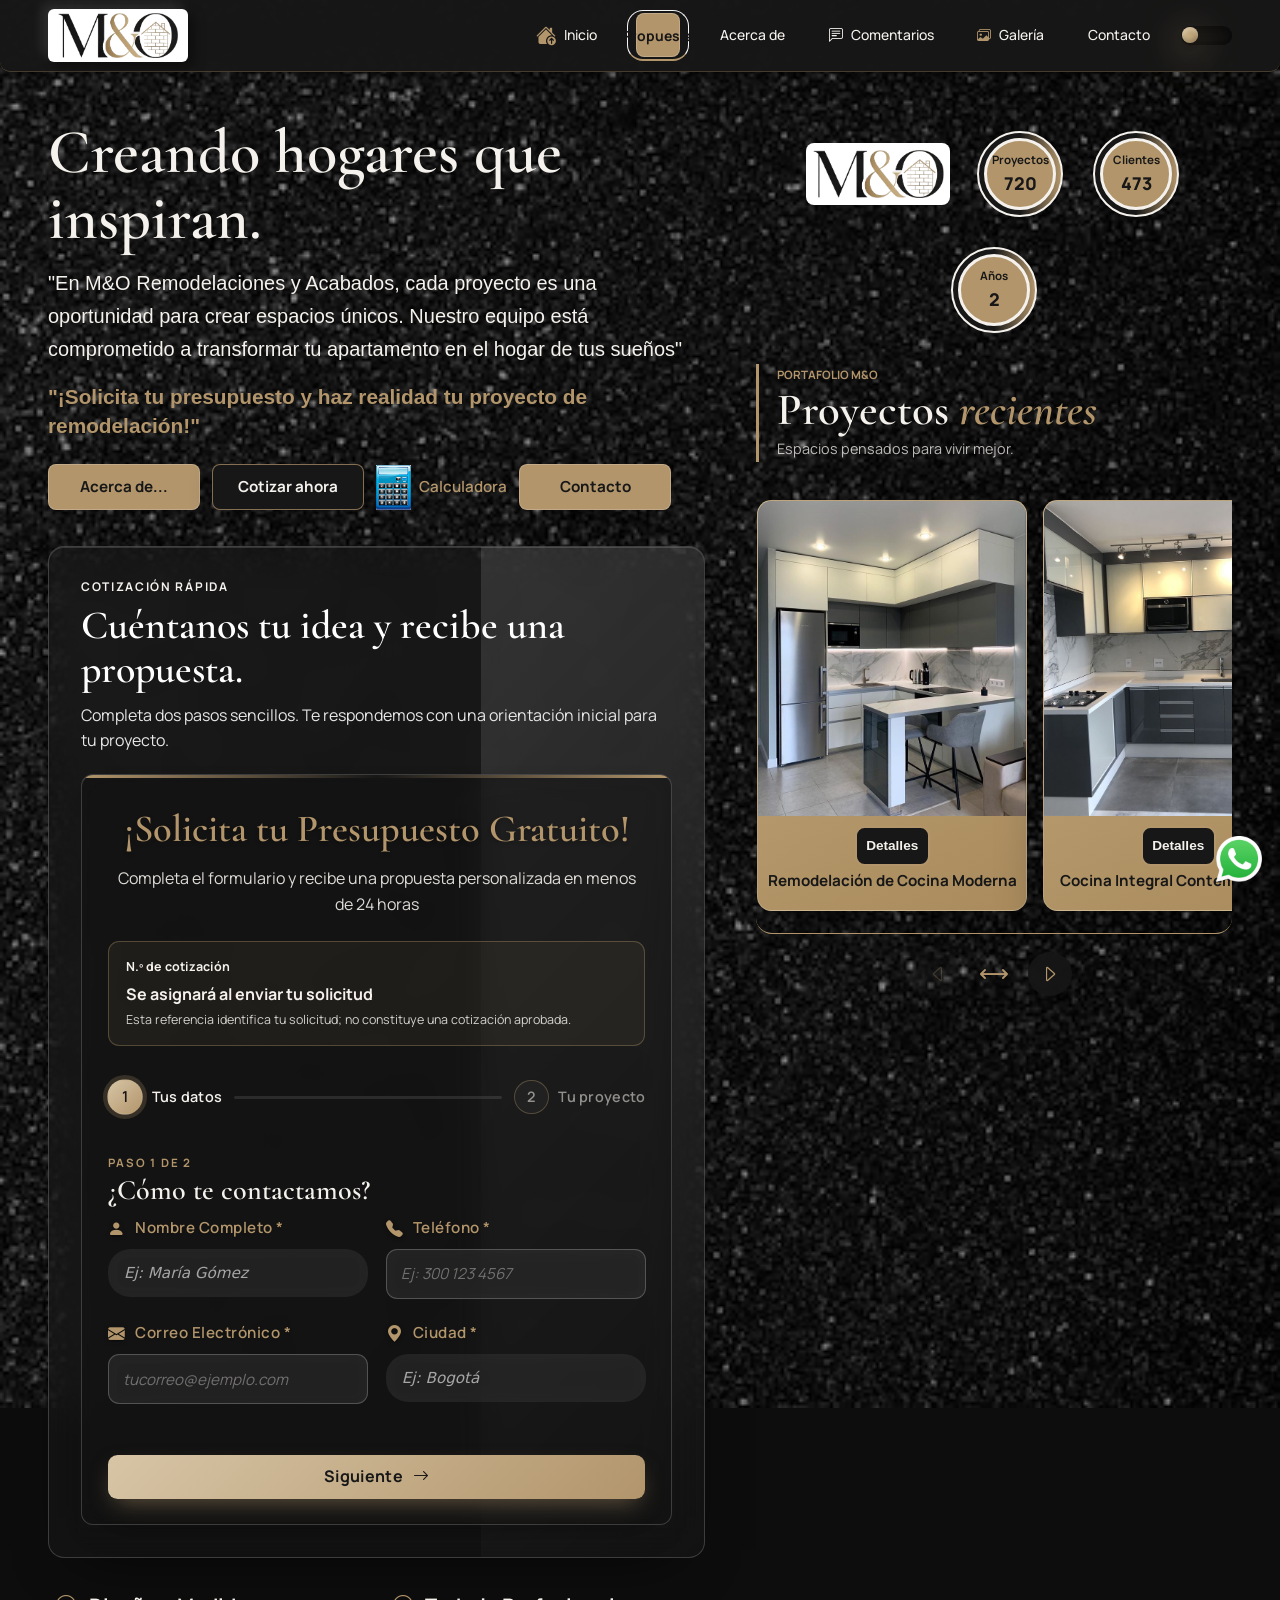
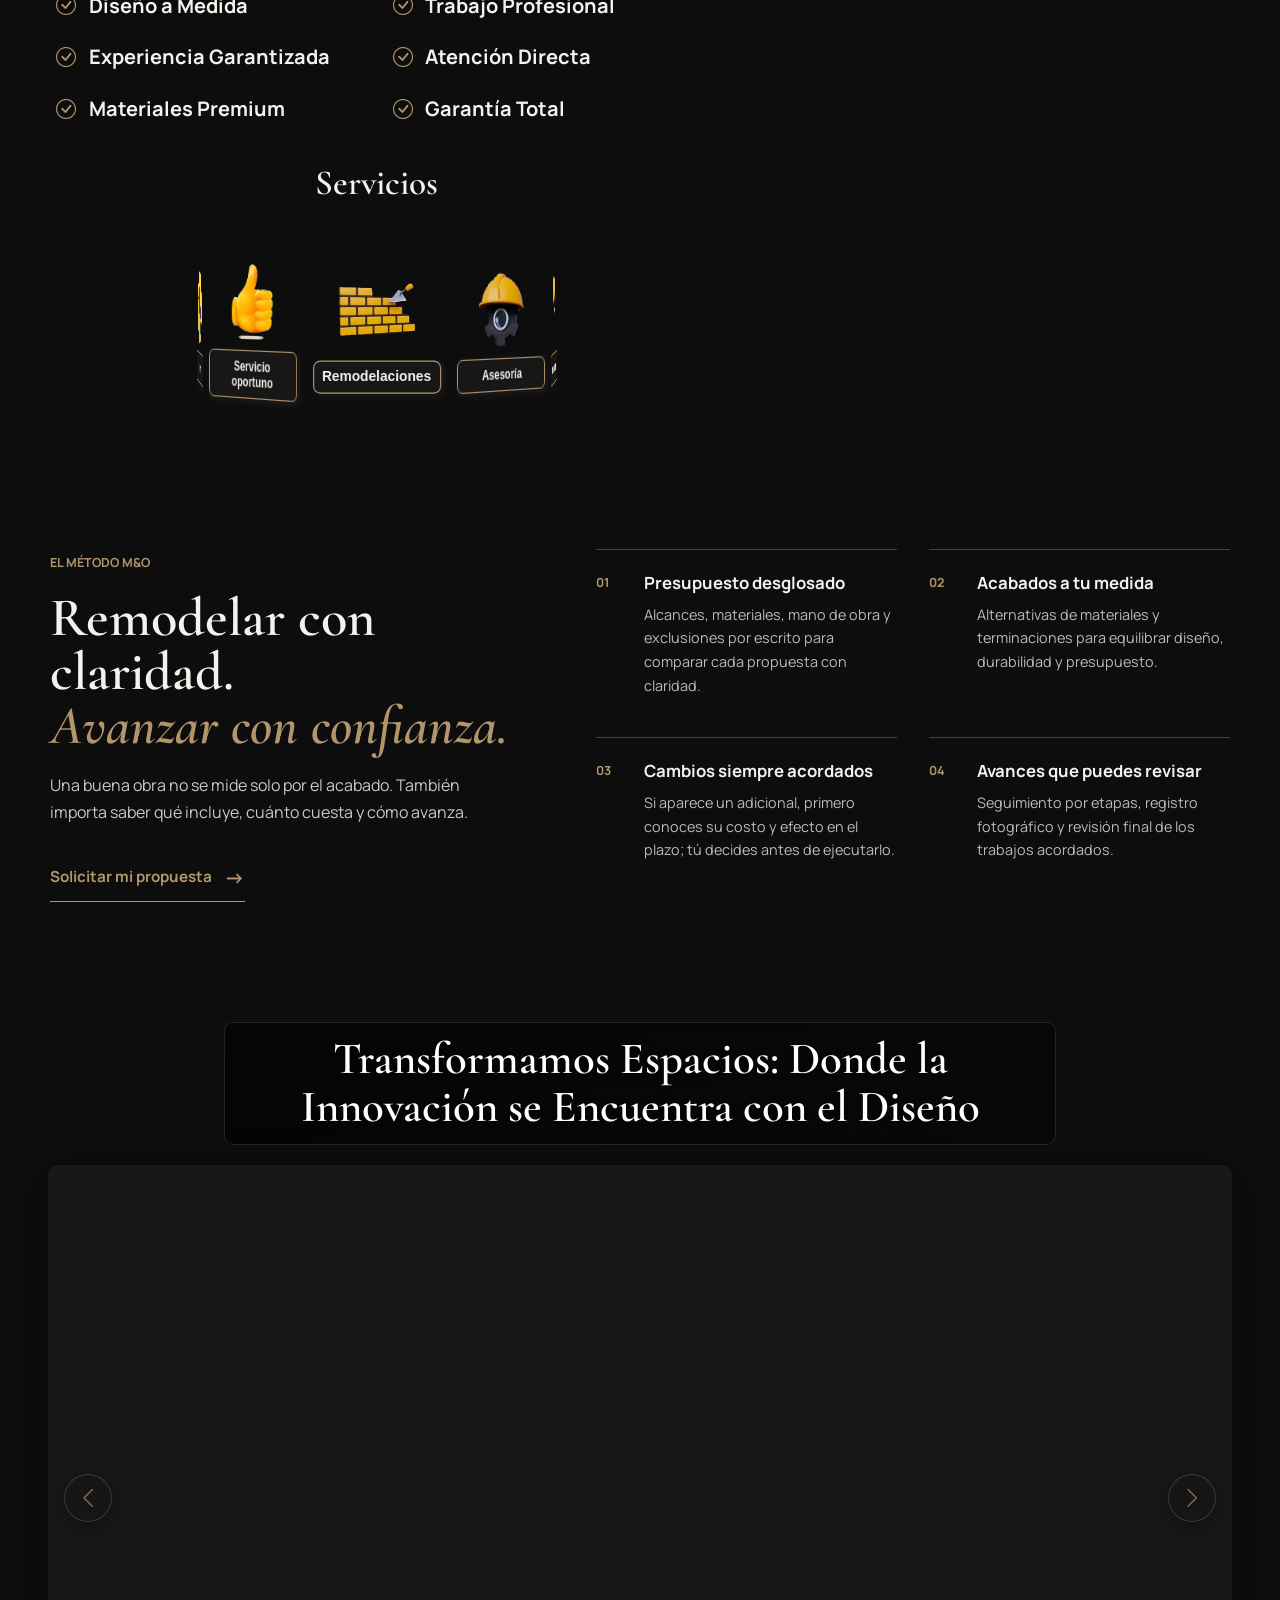
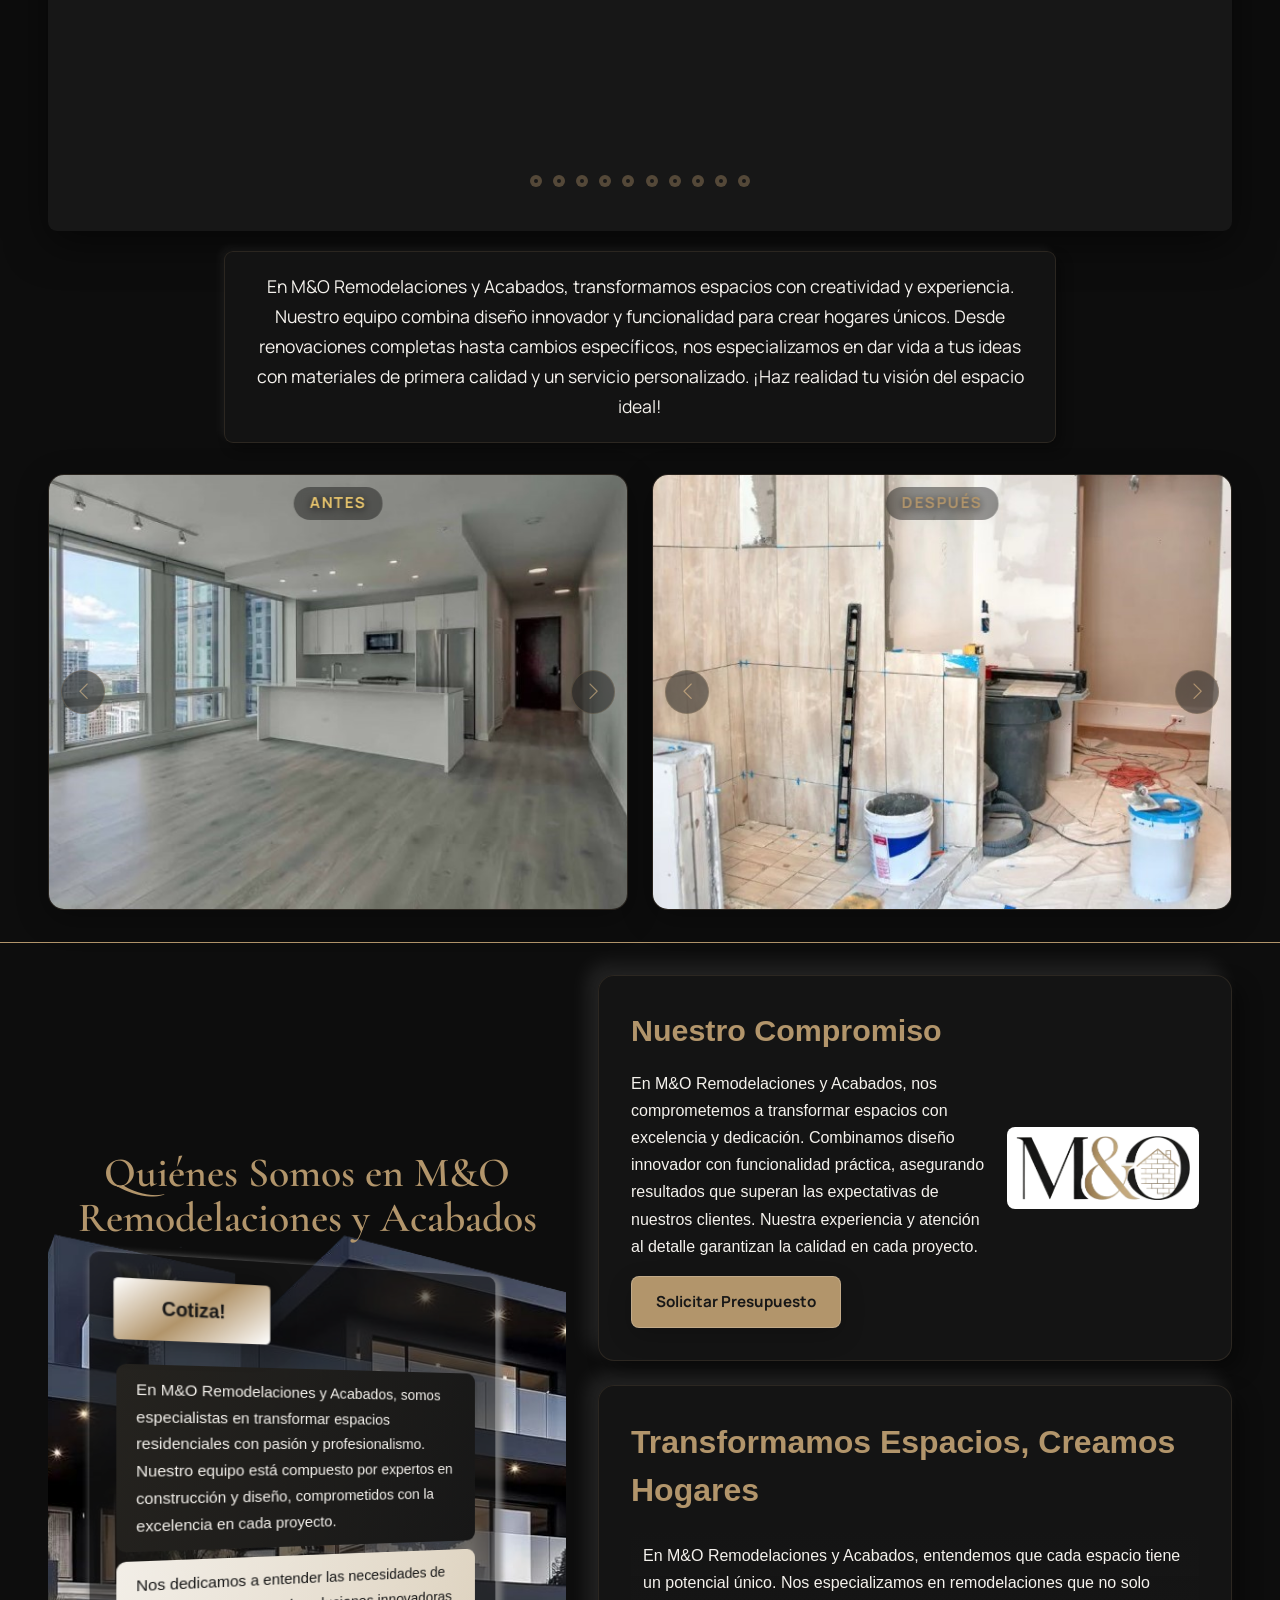
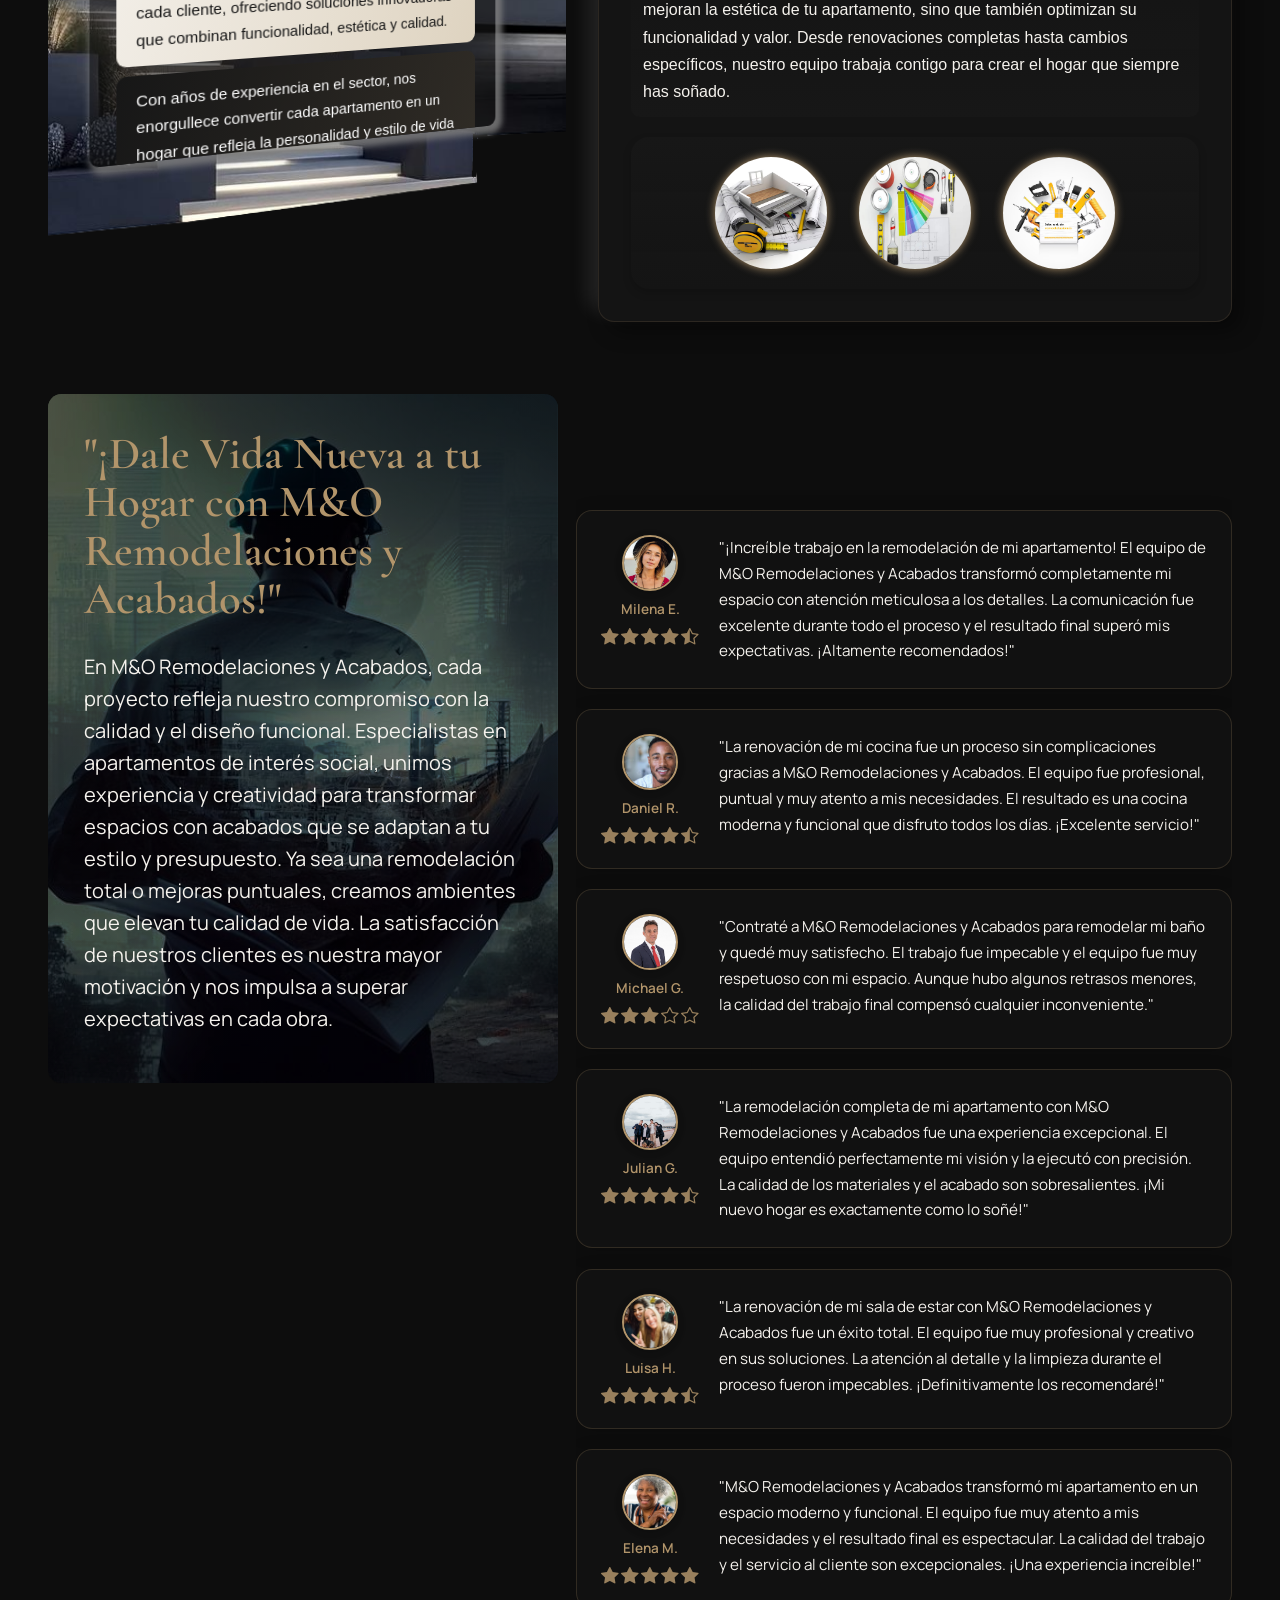
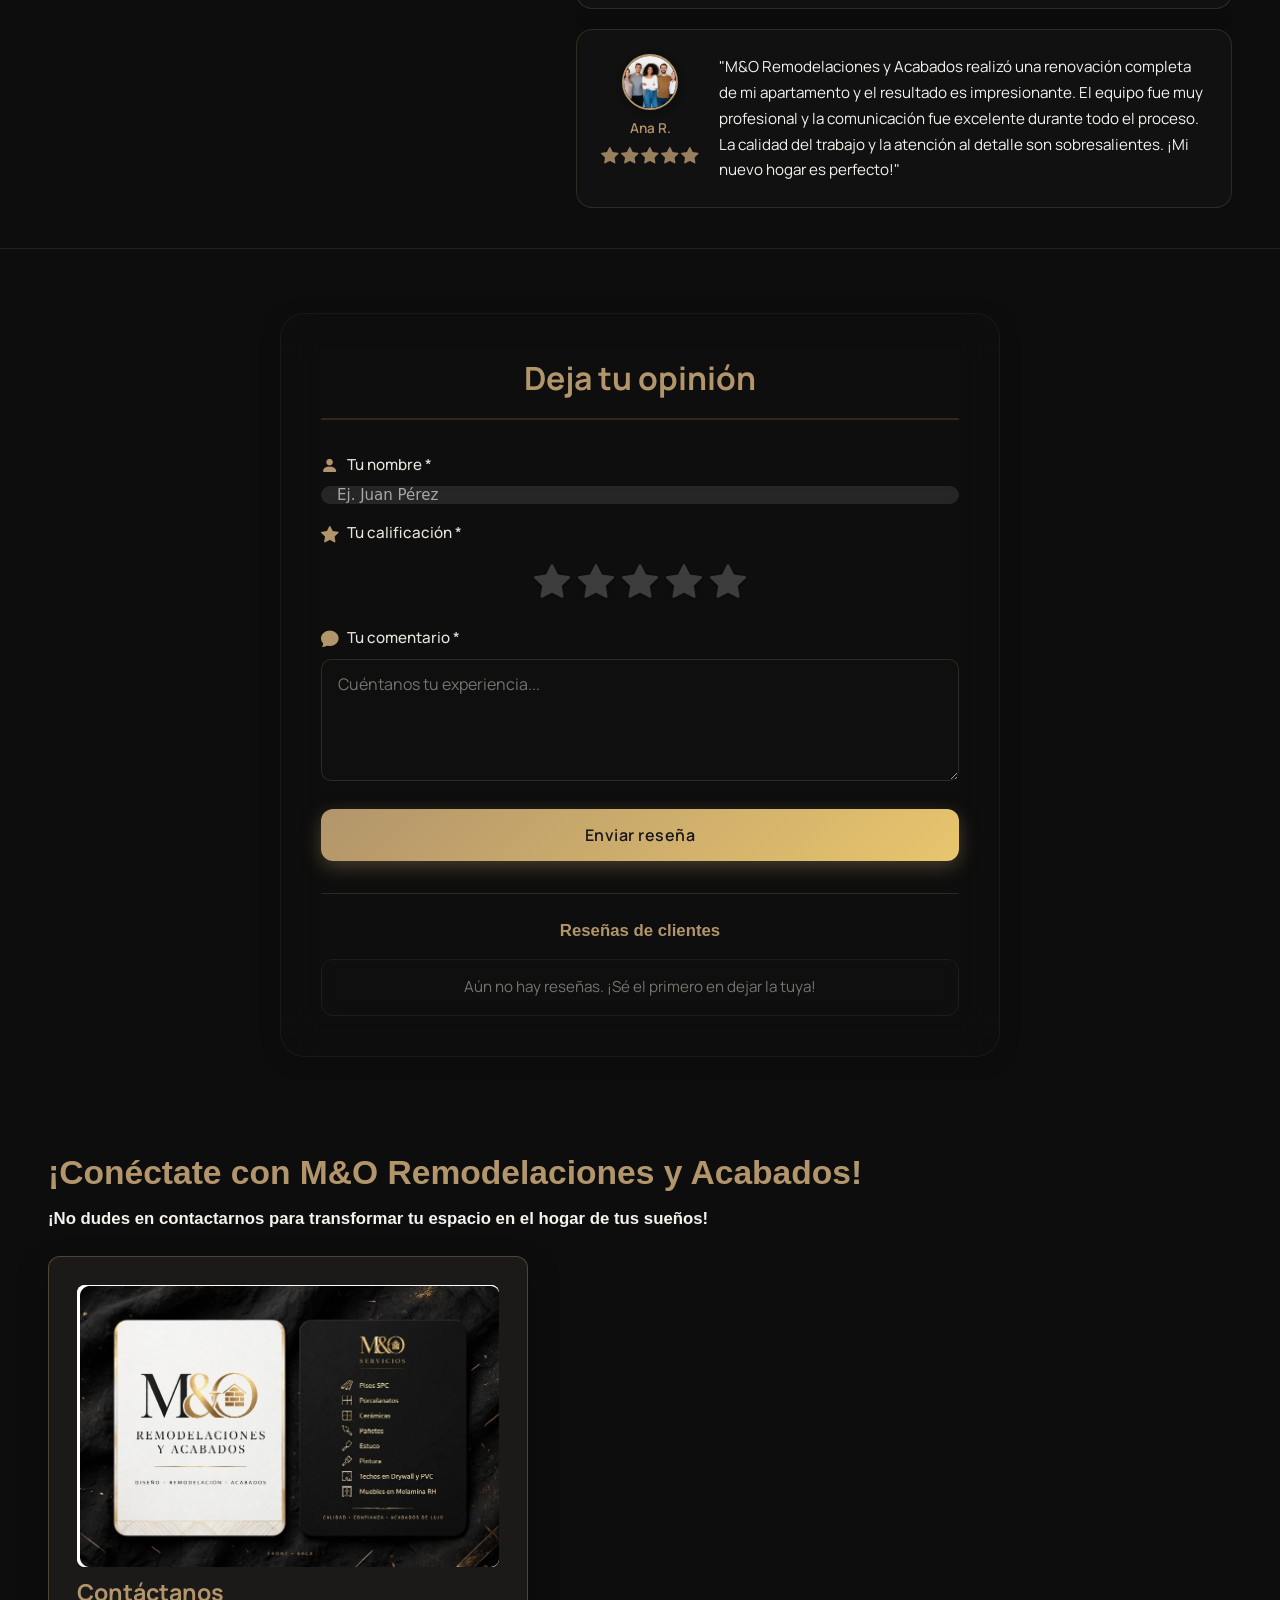
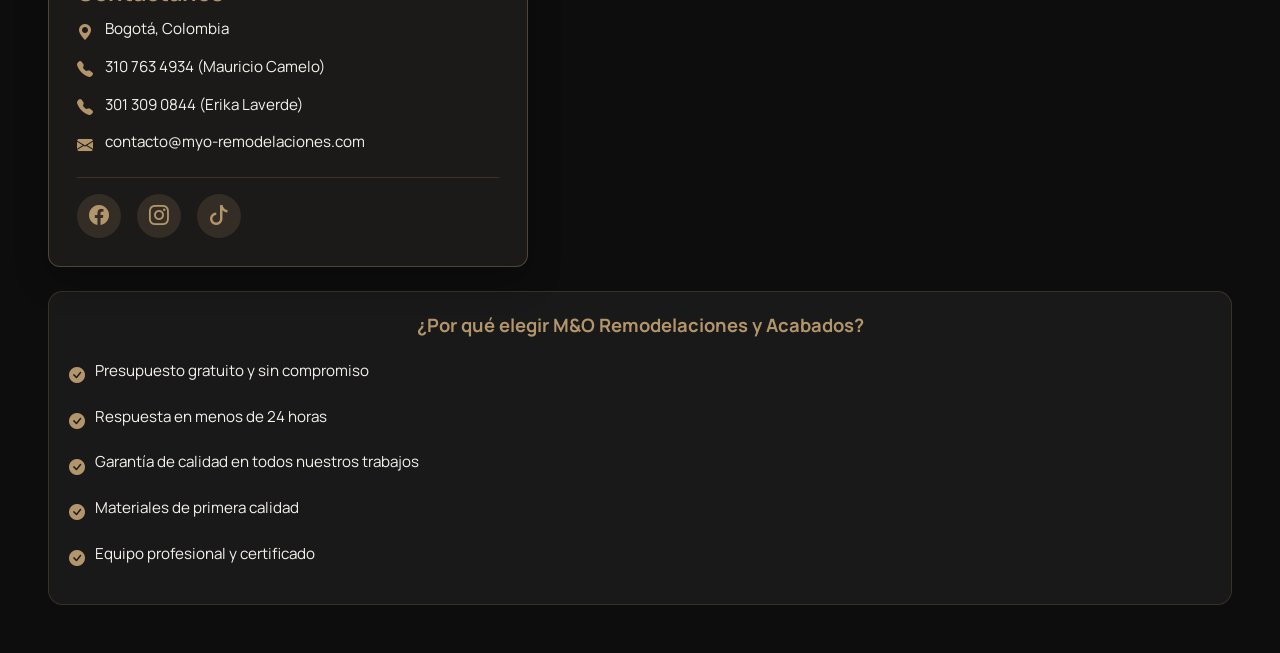
<file: index.html>
﻿<!DOCTYPE html>
<html lang="es">

<head>
    <meta charset="UTF-8">
    <meta name="viewport" content="width=device-width, initial-scale=1.0">
    <title>M&amp;O Remodelaciones y Acabados</title>
    <meta name="description"
        content="M&amp;O Remodelaciones y Acabados: especialistas en remodelación de apartamentos con profesionalismo y calidad.">
    <meta name="robots" content="index, follow">
    <meta name="theme-color" content="#171717">
<link rel="canonical" href="https://myo-remodelaciones.com/">
    <meta property="og:type" content="website">
    <meta property="og:locale" content="es_CO">
    <meta property="og:site_name" content="M&O Remodelaciones y Acabados">
    <meta property="og:title" content="M&O Remodelaciones y Acabados | Remodelación de Apartamentos">
    <meta property="og:description" content="Especialistas en remodelación de apartamentos. Transformamos espacios con profesionalismo y calidad.">
    <meta property="og:url" content="https://myo-remodelaciones.com/">
    <meta property="og:image" content="https://myo-remodelaciones.com/img/logom%26o-removebackgrounds-ai.png">
<link rel="stylesheet" href="https://cdn.jsdelivr.net/npm/bootstrap-icons@1.11.1/font/bootstrap-icons.css">
    <link rel="stylesheet" href="./stilosSecciones.css?v=20261017-7">
    <link rel="stylesheet" href="./chatLocal remodel/Chat_Local.css">
    <link rel="icon" href="./img/logom%26o-removebackgrounds-ai.png" type="image/png">

</head>

<body>

    <main class="contenedor_padre">

        <!-- ///////////////////////////ENCABEZADOS//////////////////// -->
        <header>
            <div class="conte_encabezado">

                <!-- ///////////////  logo menu nav/////////// -->
                <a href="#inicio"><img class="logo_nav" src="./img/logom%26o-removebackgrounds-ai.png" alt="M&amp;O Remodelaciones y Acabados"></a>

                <!-- Botón hamburguesa para móvil -->
                <button class="hamburger-menu" id="hamburger-menu" type="button" aria-label="Abrir menú" aria-expanded="false">
                    <span class="hamburger-line"></span>
                    <span class="hamburger-line"></span>
                    <span class="hamburger-line"></span>
                </button>

<!-- Botón de cerrar menú móvil -->
                <button class="close-menu" id="close-menu" aria-label="Cerrar menú" style="display: none;">
                    <span>&times;</span>
                </button>

                <!-- Menú de navegación principal -->
                <nav class="nav-menu" id="nav-menu">
                    <a class="cont_inicio_landing" href="./index.html"><i
                            class="bi bi-house-up-fill icono_inicio_landin"></i>Inicio</a>
                    <div class="conte_G_list">
                        <button class="boton_propuesta" id="boton-propuesta" type="button">Propuesta</button>
                    </div>
                    <a class="acerca_de_landing" href="#acerca">Acerca de</a>
                    <a class="comentarios" href="#comentarios"><i
                            class="bi bi-chat-left-text icono_cometarios"></i>Comentarios</a>
                    <a class="galeria" href="#galeria"><i class="bi bi-images icono_galeria"></i>Galería</a>
                    <a class="contacto" href="#footer">Contacto</a>
                    <div id="toggle_fondo"><i class="indicator"></i></div>
                </nav>

            </div>
        </header>

        <!-- Overlay para cerrar menú móvil -->
        <div class="menu-overlay" id="menu-overlay"></div>




        <!-- ///////////////////////////SECCION DE INICIO//////////////// -->
        <section id="inicio">
            <div class="contenedor_landing" id="contenedorlanding">



                <!-- //////////////////////////////////////////////////////////////////////////// -->
                <div class="cont_one">

                    <h1 class="titulo_landing">Creando hogares que
                        inspiran.</h1>
                    <img class="fondo_maquina" src="./img/image-de-la-landig.png" alt="Fondo máquina">

                    <img class="logo" src="./img/logom%26o-removebackgrounds-ai.png" alt="M&amp;O Remodelaciones y Acabados">
                    <p class="parrafo_slogan_inicio">
                        "En M&amp;O Remodelaciones y Acabados, cada proyecto es una oportunidad para crear espacios únicos. Nuestro equipo está
                        comprometido a transformar tu apartamento en el hogar de tus sueños"
                    </p>
                    <h2 id="tituloslogan" class="titulo_slogan"> "¡Solicita tu presupuesto y haz realidad tu proyecto de
                        remodelación!"
                    </h2>
                    <div class="conte_botones">

                        <a class="boton_recervaAhora" href="#acerca"> Acerca de... </a>

                        <a class="boton_recervaAhora" href="#reserva">Cotizar ahora</a>

                        <a class="boton_lista_depegable boton_carrito "
                            href="./CALCULADORA%20DE%20PRESIOS%20CONSTRUCCION/index.html"><img class="icono_carrito"
                                src="./img/bienes.png" width="45px" alt="carrito">Calculadora
                        </a>

                        <a class="boton_contacto" href="#footer">Contacto</a>

                    </div>

                    <!-- La cotización es el CTA principal: se carga aquí para que aparezca antes del portafolio. -->
                    <section class="cotizacion_rapida" id="cotizacion-rapida" aria-labelledby="cotizacionRapidaTitulo">
                        <div class="cotizacion_rapida_intro">
                            <span>COTIZACIÓN RÁPIDA</span>
                            <h2 id="cotizacionRapidaTitulo">Cuéntanos tu idea y recibe una propuesta.</h2>
                            <p>Completa dos pasos sencillos. Te respondemos con una orientación inicial para tu proyecto.</p>
                        </div>
                        <div class="cotizacion_rapida_destino" aria-live="polite"></div>
                    </section>

                    <div class="contenedot_lista">
                        <video class="video_intro" src="./videos/Ideas-for-a-small-apartment(MP4).mp4" muted autoplay loop playsinline preload="metadata"></video>


                        <ul>
                            <li class="elemento" style="--animation-delay: 1s;"><i class="bi bi-check-circle"></i>
                                Diseño a Medida</li>
                            <li class="elemento" style="--animation-delay: 2s;"><i class="bi bi-check-circle"></i>
                                Trabajo Profesional</li>
                            <li class="elemento" style="--animation-delay: 3s;"><i class="bi bi-check-circle"></i>
                                Experiencia Garantizada</li>
                            <li class="elemento" style="--animation-delay: 4s;"><i class="bi bi-check-circle"></i>
                                Atención Directa</li>
                            <li class="elemento" style="--animation-delay: 5s;"><i class="bi bi-check-circle"></i>
                                Materiales Premium</li>
                            <li class="elemento" style="--animation-delay: 6s;"><i class="bi bi-check-circle"></i>
                                Garantía Total</li>
                        </ul>


                        <div class="contenedor_all">

                            <h2 class="titulo_carrusel">Servicios </h2>

                            <div class="contenedor_carrusel3d">


                                <figure><a class="item_carrusel">
                                        <img class="imajen_carrusel" src="./img/icono-carrusel3d-1.pngcarrusel.png"
                                            alt="ico">
                                        <h4>Remodelaciones</h4>
                                    </a></figure>

                                <figure><a class="item_carrusel">
                                        <img class="imajen_carrusel" src="./img/icono-carrusel3d-2.pngcarrusel.png"
                                            alt="ico">
                                        <h4>Asesoría</h4>
                                    </a></figure>


                                <figure><a class="item_carrusel">
                                        <img class="imajen_carrusel" src="./img/icono-carrusel3d-3.pngcarrusel.png"
                                            alt="ico">
                                        <h4>Terminaciones</h4>
                                    </a></figure>

                                <figure><a class="item_carrusel">
                                        <img class="imajen_carrusel" src="./img/icono-carrusel3d-4-(Small).png"
                                            alt="ico">
                                        <h4>Presupuestos</h4>
                                    </a></figure>

                                <figure><a class="item_carrusel">
                                        <img class="imajen_carrusel" src="./img/icono-carrusel3d-5.png" alt="ico">
                                        <h4>Cálculo de materiales</h4>
                                    </a></figure>

                                <figure><a class="item_carrusel">
                                        <img class="imajen_carrusel" src="./img/icono-carrusel3d-6.png" alt="ico">
                                        <h4>Electricidad y datos</h4>
                                    </a></figure>

                                <figure><a class="item_carrusel">
                                        <img class="imajen_carrusel" src="./img/icono-carrusel3d-7.png" alt="ico">
                                        <h4>Mantenimiento</h4>
                                    </a></figure>

                                <figure><a class="item_carrusel">
                                        <img class="imajen_carrusel" src="./img/icono-carrusel3d-8.png" alt="ico">
                                        <h4>Plomeria</h4>
                                    </a></figure>

                                <figure><a class="item_carrusel">
                                        <img class="imajen_carrusel" src="./img/icono-carrusel3d-9.png" alt="ico">
                                        <h4>Servicio oportuno</h4>
                                    </a></figure>

                            </div>

                        </div>
                    </div>

                </div>
                <!-- /////////////////////////////////////////////////////////////// -->




                <div class="conte_twow">





                    <div class="cont_incrementadores">

                        <img class="logo_pequeño" src="./img/logom%26o-removebackgrounds-ai.png" alt="M&amp;O Remodelaciones y Acabados">

                        <div class="incre_proyec">
                            <div class="circulo_interno">
                                <p class="titulo_circulo">Proyectos</p>
                                <p class="numer_circulo" data-inicial="696" data-maximo="796">696</p>
                                <!-- Aquí se actualizará el número -->
                            </div>
                            <div class="capa_proyec"></div> <!-- Capa giratoria -->

                        </div>


                        <div class="incre_proyec">
                            <div class="circulo_interno">
                                <p class="titulo_circulo">Clientes</p>
                                <p class="numer_circulo" data-inicial="450" data-maximo="550">450</p>
                                <!-- Aquí se actualizará el número -->
                            </div>
                            <div class="capa_proyec"></div> <!-- Capa giratoria -->

                        </div>

                        <div class="incre_proyec">
                            <div class="circulo_interno">
                                <p class="titulo_circulo">Años</p>
                                <p class="numer_circulo" data-inicial="1" data-maximo="13">0</p>
                                <!-- Aquí se actualizará el número -->
                            </div>
                            <div class="capa_proyec"></div> <!-- Capa giratoria -->

                        </div>

                    </div>

                    <div class="wrapper">

                        <h2 class="titulo_slider_manual">
                            <span class="titulo-proyectos-etiqueta">PORTAFOLIO M&amp;O</span>
                            <span class="titulo-proyectos-principal">Proyectos <em>recientes</em></span>
                            <span class="titulo-proyectos-descripcion">Espacios pensados para vivir mejor.</span>
                        </h2>



                        <div class="carousel" id="contenedor_Productos">
                            <!-- se adjuntan dinamica mente desde un Json -->

                        </div>

                        <div class="cont_controls">

                            <div id="productos-left" class="contrl_left">
                                <i class="bi bi-caret-left"></i>
                            </div>

                            <p class="bi bi-arrows ambos_sentidos"></p>

                            <div id="productos-right" class="contrl_rigth">
                                <i class="bi bi-caret-right">
                                </i>
                            </div>
                        </div>

                    </div>
                </div>
                <!-- /////////////////////////////////////////////////////////////// -->

            </div>


        </section>




        <section id="propuesta" class="seccion_propuesta">
            <div class="propuesta_layout">
                <div class="propuesta_intro">
                    <span class="propuesta_etiqueta">EL MÉTODO M&amp;O</span>
                    <h2>Remodelar con claridad.<br><em>Avanzar con confianza.</em></h2>
                    <p>Una buena obra no se mide solo por el acabado. También importa saber qué incluye, cuánto cuesta y cómo avanza.</p>
                    <a class="propuesta_cta" href="#reserva">Solicitar mi propuesta <span aria-hidden="true">&rarr;</span></a>
                </div>

                <div class="propuesta_pilares">
                    <article class="propuesta_pilar">
                        <span class="propuesta_numero">01</span>
                        <div>
                            <h3>Presupuesto desglosado</h3>
                            <p>Alcances, materiales, mano de obra y exclusiones por escrito para comparar cada propuesta con claridad.</p>
                        </div>
                    </article>
                    <article class="propuesta_pilar">
                        <span class="propuesta_numero">02</span>
                        <div>
                            <h3>Acabados a tu medida</h3>
                            <p>Alternativas de materiales y terminaciones para equilibrar diseño, durabilidad y presupuesto.</p>
                        </div>
                    </article>
                    <article class="propuesta_pilar">
                        <span class="propuesta_numero">03</span>
                        <div>
                            <h3>Cambios siempre acordados</h3>
                            <p>Si aparece un adicional, primero conoces su costo y efecto en el plazo; tú decides antes de ejecutarlo.</p>
                        </div>
                    </article>
                    <article class="propuesta_pilar">
                        <span class="propuesta_numero">04</span>
                        <div>
                            <h3>Avances que puedes revisar</h3>
                            <p>Seguimiento por etapas, registro fotográfico y revisión final de los trabajos acordados.</p>
                        </div>
                    </article>
                </div>
            </div>
        </section>

                <!-- ///////////////////////////SECCION GALERIA//////////////// -->
        <section id="galeria">

            <div class="cont_general_galeria">
                

                <!-- VIDEO HERO - Full width at top -->
                <div class="galeria_video_hero">
                      <!-- Title overlay on video -->
                        <h2 class="titulo_galeria_princi">Transformamos Espacios: Donde la Innovaci&oacute;n se Encuentra con el
                            Dise&ntilde;o</h2>
                    <div class="video_slider_container">
                        <div class="video_slider">
                            <button class="slider-nav prev" aria-label="Video anterior" tabindex="0"><i class="bi bi-chevron-left"></i></button>
                            <button class="slider-nav next" aria-label="Video siguiente" tabindex="0"><i class="bi bi-chevron-right"></i></button>
                            
                            <div class="slide">
                                <div class="item-slide"><video muted playsinline preload="metadata" class="video_cento" src="./videos/render-remodelasion-general.mp4"></video></div>
                                <div class="item-slide"><video muted playsinline preload="metadata" class="video_cento" src="./videos/render-remodelasion-general-2.mp4"></video></div>
                                <div class="item-slide"><video muted playsinline preload="metadata" class="video_cento" src="./videos/render-remodelasion-general-3.mp4"></video></div>
                                <div class="item-slide"><video muted playsinline preload="metadata" class="video_cento" src="./videos/render-de-cocina.mp4"></video></div>
                                <div class="item-slide"><video muted playsinline preload="metadata" class="video_cento" src="./videos/render-cocina-2.mp4"></video></div>
                                <div class="item-slide"><video muted playsinline preload="metadata" class="video_cento" src="./videos/render-cocina-3.mp4"></video></div>
                                <div class="item-slide"><video muted playsinline preload="metadata" class="video_cento" src="./videos/render-cocina-4.mp4"></video></div>
                                <div class="item-slide"><video muted playsinline preload="metadata" class="video_cento" src="./videos/render-remodelasion-genral-4.mp4"></video></div>
                                <div class="item-slide"><video muted playsinline preload="metadata" class="video_cento" src="./videos/render-remodelasio-completa-5.mp4"></video></div>
                                <div class="item-slide"><video muted playsinline preload="metadata" class="video_cento" src="./videos/render-remodelasio-completa-6.mp4"></video></div>
                            </div>
                        </div>
                        
                      
                        
                        <!-- Hidden radios for video slider (before pagination for CSS ~ selector) -->
                        <input type="radio" id="video1" name="video-slide" hidden checked />
                        <input type="radio" id="video2" name="video-slide" hidden />
                        <input type="radio" id="video3" name="video-slide" hidden />
                        <input type="radio" id="video4" name="video-slide" hidden />
                        <input type="radio" id="video5" name="video-slide" hidden />
                        <input type="radio" id="video6" name="video-slide" hidden />
                        <input type="radio" id="video7" name="video-slide" hidden />
                        <input type="radio" id="video8" name="video-slide" hidden />
                        <input type="radio" id="video9" name="video-slide" hidden />
                        <input type="radio" id="video10" name="video-slide" hidden />
                        <div class="pagination">
                            <label class="pagination-item" for="video1"></label>
                            <label class="pagination-item" for="video2"></label>
                            <label class="pagination-item" for="video3"></label>
                            <label class="pagination-item" for="video4"></label>
                            <label class="pagination-item" for="video5"></label>
                            <label class="pagination-item" for="video6"></label>
                            <label class="pagination-item" for="video7"></label>
                            <label class="pagination-item" for="video8"></label>
                            <label class="pagination-item" for="video9"></label>
                            <label class="pagination-item" for="video10"></label>
                        </div>
                    </div>
                    
                    <p class="slogan_principal_galeria">
                        En M&O Remodelaciones y Acabados, transformamos espacios con creatividad y experiencia. Nuestro equipo combina
                        dise&ntilde;o innovador y funcionalidad para crear hogares &uacute;nicos. Desde renovaciones completas hasta
                        cambios espec&iacute;ficos, nos especializamos en dar vida a tus ideas con materiales de primera
                        calidad y un servicio personalizado. &#161;Haz realidad tu visi&oacute;n del espacio ideal!
                    </p>
                </div>

                  <!-- ANTES / DESPUÉS SLIDERS - Side by side on desktop, stacked on mobile -->
                <div class="galeria_comparacion">
                    <div class="comparacion_item">
                        <div class="comparacion_slider">
                            <button class="slider-nav prev" aria-label="Imagen anterior" tabindex="0"><i class="bi bi-chevron-left"></i></button>
                            <button class="slider-nav next" aria-label="Imagen siguiente" tabindex="0"><i class="bi bi-chevron-right"></i></button>
                            
                            <!-- Label overlay on slider -->
                            <div class="comparacion_label_overlay antes">Antes</div>
                            
                            <div class="slide">
                                <div class="item-slide"><img loading="lazy" decoding="async" src="./img/imagen-galeria-1.jpg" alt="Antes 1"></div>
                                <div class="item-slide"><img loading="lazy" decoding="async" src="./img/imagen-galeria-2.jpg" alt="Antes 2"></div>
                                <div class="item-slide"><img loading="lazy" decoding="async" src="./img/imagen-galeria-3.jpg" alt="Antes 3"></div>
                                <div class="item-slide"><img loading="lazy" decoding="async" src="./img/imagen-galeria-4.jpg" alt="Antes 4"></div>
                                <div class="item-slide"><img loading="lazy" decoding="async" src="./img/imagen-galeria-5.jpg" alt="Antes 5"></div>
                                <div class="item-slide"><img loading="lazy" decoding="async" src="./img/imagen-galeria-6.jpg" alt="Antes 6"></div>
                                <div class="item-slide"><img loading="lazy" decoding="async" src="./img/imagen-galeria-7.jpg" alt="Antes 7"></div>
                                <div class="item-slide"><img loading="lazy" decoding="async" src="./img/imagen-galeria-8.jpg" alt="Antes 8"></div>
                                <div class="item-slide"><img loading="lazy" decoding="async" src="./img/imagen-galeria-9.jpg" alt="Antes 9"></div>
                                <div class="item-slide"><img loading="lazy" decoding="async" src="./img/imagen-galeria-10.jpg" alt="Antes 10"></div>
                            </div>
                        </div>
                   
                        <!-- Hidden radios for antes slider -->
                        <input type="radio" id="antes1" name="antes-slide" hidden checked />
                        <input type="radio" id="antes2" name="antes-slide" hidden />
                        <input type="radio" id="antes3" name="antes-slide" hidden />
                        <input type="radio" id="antes4" name="antes-slide" hidden />
                        <input type="radio" id="antes5" name="antes-slide" hidden />
                        <input type="radio" id="antes6" name="antes-slide" hidden />
                        <input type="radio" id="antes7" name="antes-slide" hidden />
                        <input type="radio" id="antes8" name="antes-slide" hidden />
                        <input type="radio" id="antes9" name="antes-slide" hidden />
                        <input type="radio" id="antes10" name="antes-slide" hidden />
                    </div>

                    <div class="comparacion_item">
                        <div class="comparacion_slider">
                            <button class="slider-nav prev" aria-label="Imagen anterior" tabindex="0"><i class="bi bi-chevron-left"></i></button>
                            <button class="slider-nav next" aria-label="Imagen siguiente" tabindex="0"><i class="bi bi-chevron-right"></i></button>
                            
                            <!-- Label overlay on slider -->
                            <div class="comparacion_label_overlay despues">Después</div>
                            
                            <div class="slide">
                                <div class="item-slide"><img loading="lazy" decoding="async" src="./img/imagen-galeria-2-1.jpg" alt="Después 1"></div>
                                <div class="item-slide"><img loading="lazy" decoding="async" src="./img/imagen-galeria-2-2.jpg" alt="Después 2"></div>
                                <div class="item-slide"><img loading="lazy" decoding="async" src="./img/imagen-galeria-2-3.jpg" alt="Después 3"></div>
                                <div class="item-slide"><img loading="lazy" decoding="async" src="./img/imagen-galeria-2-4.jpg" alt="Después 4"></div>
                                <div class="item-slide"><img loading="lazy" decoding="async" src="./img/imagen-galeria-2-5.jpg" alt="Después 5"></div>
                                <div class="item-slide"><img loading="lazy" decoding="async" src="./img/imagen-galeria-2-6.jpg" alt="Después 6"></div>
                                <div class="item-slide"><img loading="lazy" decoding="async" src="./img/imagen-galeria-2-7.jpg" alt="Después 7"></div>
                                <div class="item-slide"><img loading="lazy" decoding="async" src="./img/imagen-galeria-2-8.jpg" alt="Después 8"></div>
                                <div class="item-slide"><img loading="lazy" decoding="async" src="./img/imagen-galeria-2-9.jpg" alt="Después 9"></div>
<div class="item-slide"><img loading="lazy" decoding="async" src="./img/imagen-galeria-2-10.jpg" alt="Después 10"></div>
                            </div>

                            <!-- Hidden radios for despues slider -->
                            <input type="radio" id="despues1" name="despues-slide" hidden checked />
                            <input type="radio" id="despues2" name="despues-slide" hidden />
                            <input type="radio" id="despues3" name="despues-slide" hidden />
                            <input type="radio" id="despues4" name="despues-slide" hidden />
                            <input type="radio" id="despues5" name="despues-slide" hidden />
                            <input type="radio" id="despues6" name="despues-slide" hidden />
                            <input type="radio" id="despues7" name="despues-slide" hidden />
                            <input type="radio" id="despues8" name="despues-slide" hidden />
                            <input type="radio" id="despues9" name="despues-slide" hidden />
                            <input type="radio" id="despues10" name="despues-slide" hidden />
                  
                </div>
                    
                 
                </div>

            </div>

            </div>

        </section>

<!-- ///////////////////////////SECCION ACERCA//////////////// -->
        <section id="acerca">

            <div class="cont_ecerca">

                <div class="cont_left_acerca">
                    <h1 class="titulo_parrafo_acerca">Quiénes Somos en M&amp;O Remodelaciones y Acabados</h1>
                    <div class="contenedor_parrafo_cubo">
                        <div class="scene">
                            <div class="cube">
                                <div class="face bottom">Compara!</div>
                                <div class="face top">Contrata!</div>
                                <div class="face back">Ahora!</div>
                                <div class="face front">Cotiza!</div>
                            </div>
                        </div>
                        <p class="parrafo_cubo parrafo_cubo1">En M&amp;O Remodelaciones y Acabados, somos especialistas en transformar espacios
                            residenciales con pasión y profesionalismo. Nuestro equipo está compuesto por expertos en
                            construcción y diseño, comprometidos con la excelencia en cada proyecto.</p>
                        <p class="parrafo_cubo parrafo_cubo2">Nos dedicamos a entender las necesidades de cada cliente,
                            ofreciendo soluciones innovadoras que combinan funcionalidad, estética y calidad.</p>
                        <p class="parrafo_cubo parrafo_cubo3">Con años de experiencia en el sector, nos enorgullece
                            convertir cada apartamento en un hogar que refleja la personalidad y estilo de vida de sus
                            habitantes.</p>
                    </div>


                </div>


                <div class="conte_rigth_acerca">
                    <div class="cont_etiqueta_acerca">
                        <h2 class="titulo_etiqueta_acerca">Nuestro Compromiso</h2>
                        <p class="parrafo_etiqueta_acerca">
                            En M&amp;O Remodelaciones y Acabados, nos comprometemos a transformar espacios con excelencia y dedicación.
                            Combinamos diseño innovador con funcionalidad práctica, asegurando resultados que superan
                            las expectativas de nuestros clientes. Nuestra experiencia y atención al detalle garantizan
                            la calidad en cada proyecto.
                        </p>
                        <img class="img_enque_creemos" src="./img/logom%26o-removebackgrounds-ai.png" alt="M&amp;O Remodelaciones y Acabados">
                        <a class="cont_boton_acerca" href="#footer">Solicitar Presupuesto</a>
                    </div>

                    <div class="cont_etiqueta_acerca_twow">

                        <h2 class="titulo_etiqueta_acercatwow">Transformamos Espacios, Creamos Hogares</h2>
                        <p class="parrafo_etiqueta_acercartwow">
                            En M&amp;O Remodelaciones y Acabados, entendemos que cada espacio tiene un potencial único. Nos especializamos en
                            remodelaciones que no solo mejoran la estética de tu apartamento, sino que también optimizan
                            su funcionalidad y valor. Desde renovaciones completas hasta cambios específicos, nuestro
                            equipo trabaja contigo para crear el hogar que siempre has soñado.
                        </p>
                        <div class="cont_imgg_etiqueta">
                            <img loading="lazy" decoding="async" class="img_acerca_twow" src="./img/imagen-acerca-1.png" alt="Remodelación de espacios">
                            <img loading="lazy" decoding="async" class="img_acerca_twow" src="./img/imagen-acerca-2.png" alt="Diseño de interiores">
                            <img loading="lazy" decoding="async" class="img_acerca_twow" src="./img/imagen-acerca-3.jpg" alt="Acabados de remodelación">
                        </div>

                    </div>

                </div>


            </div>
        </section>


        <!-- ///////////////////////////SECCION COMENTARIOS//////////////// -->
        <section id="comentarios">

            <div class="cont_comentarios">


                <div class="cont_lef_comentarios">

                    <h1 class="titulo_comentarios">
                        "¡Dale Vida Nueva a tu Hogar con M&amp;O Remodelaciones y Acabados!"
                    </h1>
                    <p class="slogan_cometarios">
                        En M&amp;O Remodelaciones y Acabados, cada proyecto refleja nuestro compromiso con la calidad y el diseño funcional.
                        Especialistas en apartamentos de interés social, unimos experiencia y creatividad para
                        transformar espacios con acabados que se adaptan a tu estilo y presupuesto. Ya sea una
                        remodelación total o mejoras puntuales, creamos ambientes que elevan tu calidad de vida. La
                        satisfacción de nuestros clientes es nuestra mayor motivación y nos impulsa a superar
                        expectativas en cada obra.
                    </p>


                </div>

                <div class="cont_rigth_comentarios">
                    <h1 class="algunos_coments">
                        Experiencias de Nuestros Clientes
                    </h1>

                    <ul class="cont_comentarios_ramdom">


<li class="item_comentario">
                            <div class="cont_imgen_coment">
                                <img loading="lazy" decoding="async" class="img_commentone" src="./img/icon_comentarios1.jpg" alt="Foto de cliente">
                                <span class="usuario_comentario">Milena E.</span>
                                <div class="estrellas_comentario" aria-label="Calificación 4.5 de 5">
                                    <i class="bi bi-star-fill"></i>
                                    <i class="bi bi-star-fill"></i>
                                    <i class="bi bi-star-fill"></i>
                                    <i class="bi bi-star-fill"></i>
                                    <i class="bi bi-star-half"></i>
                                </div>
                            </div>
                            <p class="comentario_texto">
                                "¡Increíble trabajo en la remodelación de mi apartamento! El equipo de M&O Remodelaciones y Acabados
                                transformó completamente mi espacio con atención meticulosa a los detalles. La
                                comunicación fue excelente durante todo el proceso y el resultado final superó mis
                                expectativas. ¡Altamente recomendados!"
                            </p>
                        </li>

<li class="item_comentario">
                            <div class="cont_imgen_coment">
                                <img loading="lazy" decoding="async" class="img_commentone" src="./img/icon_comentarios2.jpg" alt="Foto de cliente">
                                <span class="usuario_comentario">Daniel R.</span>
                                <div class="estrellas_comentario" aria-label="Calificación 4.5 de 5">
                                    <i class="bi bi-star-fill"></i>
                                    <i class="bi bi-star-fill"></i>
                                    <i class="bi bi-star-fill"></i>
                                    <i class="bi bi-star-fill"></i>
                                    <i class="bi bi-star-half"></i>
                                </div>
                            </div>
                            <p class="comentario_texto">
                                "La renovación de mi cocina fue un proceso sin complicaciones gracias a M&O Remodelaciones y Acabados. El
                                equipo fue profesional, puntual y muy atento a mis necesidades. El resultado es una
                                cocina moderna y funcional que disfruto todos los días. ¡Excelente servicio!"
                            </p>
                        </li>

<li class="item_comentario">
                            <div class="cont_imgen_coment">
                                <img loading="lazy" decoding="async" class="img_commentone" src="./img/icon_comentarios3.jpg" alt="Foto de cliente">
                                <span class="usuario_comentario">Michael G.</span>
                                <div class="estrellas_comentario" aria-label="Calificación 3 de 5">
                                    <i class="bi bi-star-fill"></i>
                                    <i class="bi bi-star-fill"></i>
                                    <i class="bi bi-star-fill"></i>
                                    <i class="bi bi-star"></i>
                                    <i class="bi bi-star"></i>
                                </div>
                            </div>
                            <p class="comentario_texto">
                                "Contraté a M&O Remodelaciones y Acabados para remodelar mi baño y quedé muy satisfecho. El trabajo fue
                                impecable y el equipo fue muy respetuoso con mi espacio. Aunque hubo algunos retrasos
                                menores, la calidad del trabajo final compensó cualquier inconveniente."
                            </p>
                        </li>


<li class="item_comentario">
                            <div class="cont_imgen_coment">
                                <img loading="lazy" decoding="async" class="img_commentone" src="./img/icon_comentarios4.jpg" alt="Foto de cliente">
                                <span class="usuario_comentario">Julian G.</span>
                                <div class="estrellas_comentario" aria-label="Calificación 4.5 de 5">
                                    <i class="bi bi-star-fill"></i>
                                    <i class="bi bi-star-fill"></i>
                                    <i class="bi bi-star-fill"></i>
                                    <i class="bi bi-star-fill"></i>
                                    <i class="bi bi-star-half"></i>
                                </div>
                            </div>
                            <p class="comentario_texto">
                                "La remodelación completa de mi apartamento con M&O Remodelaciones y Acabados fue una experiencia
                                excepcional. El equipo entendió perfectamente mi visión y la ejecutó con precisión. La
                                calidad de los materiales y el acabado son sobresalientes. ¡Mi nuevo hogar es
                                exactamente como lo soñé!"
                            </p>
                        </li>

<li class="item_comentario">
                            <div class="cont_imgen_coment">
                                <img loading="lazy" decoding="async" class="img_commentone" src="./img/icon_comentarios5.jpg" alt="Foto de cliente">
                                <span class="usuario_comentario">Luisa H.</span>
                                <div class="estrellas_comentario" aria-label="Calificación 4.5 de 5">
                                    <i class="bi bi-star-fill"></i>
                                    <i class="bi bi-star-fill"></i>
                                    <i class="bi bi-star-fill"></i>
                                    <i class="bi bi-star-fill"></i>
                                    <i class="bi bi-star-half"></i>
                                </div>
                            </div>
                            <p class="comentario_texto">
                                "La renovación de mi sala de estar con M&O Remodelaciones y Acabados fue un éxito total. El equipo fue muy
                                profesional y creativo en sus soluciones. La atención al detalle y la limpieza durante
                                el proceso fueron impecables. ¡Definitivamente los recomendaré!"
                            </p>
                        </li>

<li class="item_comentario">
                            <div class="cont_imgen_coment">
                                <img loading="lazy" decoding="async" class="img_commentone" src="./img/icon_comentarios6.jpg" alt="Foto de cliente">
                                <span class="usuario_comentario">Elena M.</span>
                                <div class="estrellas_comentario" aria-label="Calificación 5 de 5">
                                    <i class="bi bi-star-fill"></i>
                                    <i class="bi bi-star-fill"></i>
                                    <i class="bi bi-star-fill"></i>
                                    <i class="bi bi-star-fill"></i>
                                    <i class="bi bi-star-fill"></i>
                                </div>
                            </div>
                            <p class="comentario_texto">
                                "M&O Remodelaciones y Acabados transformó mi apartamento en un espacio moderno y funcional. El equipo fue
                                muy atento a mis necesidades y el resultado final es espectacular. La calidad del
                                trabajo y el servicio al cliente son excepcionales. ¡Una experiencia increíble!"
                            </p>

</li>

<li class="item_comentario">
                            <div class="cont_imgen_coment">
                                <img loading="lazy" decoding="async" class="img_commentone" src="./img/icon_comentarios8.jpg" alt="Foto de cliente">
                                <span class="usuario_comentario">Ana R.</span>
                                <div class="estrellas_comentario" aria-label="Calificación 5 de 5">
                                    <i class="bi bi-star-fill"></i>
                                    <i class="bi bi-star-fill"></i>
                                    <i class="bi bi-star-fill"></i>
                                    <i class="bi bi-star-fill"></i>
                                    <i class="bi bi-star-fill"></i>
                                </div>
                            </div>
                            <p class="comentario_texto">
                                "M&O Remodelaciones y Acabados realizó una renovación completa de mi apartamento y el resultado es
                                impresionante. El equipo fue muy profesional y la comunicación fue excelente durante
                                todo el proceso. La calidad del trabajo y la atención al detalle son sobresalientes. ¡Mi
                                nuevo hogar es perfecto!"
                            </p>
</li>
                    </ul>

                </div>

            </div>
        </section>

        <!-- ///////////////////////////SECCIÓN DEJAR RESEÑA//////////////// -->
        <section id="dejar-resena" class="seccion_reseña">
            <div class="cont_reseñas_usuario" id="resenasUsuario">
                <h3 class="titulo_reseñas_usuario">Deja tu opinión</h3>
                <form class="form_reseña" id="formResena">
                    <div class="form_group_reseña">
                        <label for="nombre_reseña" class="form_label_reseña">
                            <i class="bi bi-person-fill"></i>
                            Tu nombre *
                        </label>
                        <input type="text" id="nombre_reseña" name="nombre_reseña" class="form_input_reseña" required placeholder="Ej. Juan Pérez">
                    </div>
                    <div class="form_group_reseña">
                        <label class="form_label_reseña">
                            <i class="bi bi-star-fill"></i>
                            Tu calificación *
                        </label>
                        <div class="estrellas_input" role="radiogroup" aria-label="Calificación de 1 a 5 estrellas">
                            <input type="radio" id="estrella_1" name="calificacion" value="1" required>
                            <label for="estrella_1" class="estrella_label" title="1 estrella"><i class="bi bi-star-fill"></i></label>
                            <input type="radio" id="estrella_2" name="calificacion" value="2">
                            <label for="estrella_2" class="estrella_label" title="2 estrellas"><i class="bi bi-star-fill"></i></label>
                            <input type="radio" id="estrella_3" name="calificacion" value="3">
                            <label for="estrella_3" class="estrella_label" title="3 estrellas"><i class="bi bi-star-fill"></i></label>
                            <input type="radio" id="estrella_4" name="calificacion" value="4">
                            <label for="estrella_4" class="estrella_label" title="4 estrellas"><i class="bi bi-star-fill"></i></label>
                            <input type="radio" id="estrella_5" name="calificacion" value="5">
                            <label for="estrella_5" class="estrella_label" title="5 estrellas"><i class="bi bi-star-fill"></i></label>
                        </div>
                    </div>
                    <div class="form_group_reseña">
                        <label for="comentario_reseña" class="form_label_reseña">
                            <i class="bi bi-chat-fill"></i>
                            Tu comentario *
                        </label>
                        <textarea id="comentario_reseña" name="comentario_reseña" class="form_textarea_reseña" required placeholder="Cuéntanos tu experiencia..." rows="4"></textarea>
                    </div>
                    <button type="submit" class="btn_enviar_reseña">Enviar reseña</button>
                </form>
                <div class="lista_reseñas_usuario" id="listaResenasUsuario">
                    <h4 class="subtitulo_reseñas">Reseñas de clientes</h4>
                    <ul class="cont_reseñas_lista" id="contResenasLista"></ul>
                </div>
            </div>
        </section>



        <!-- ///////////////////////////SECCION FOOTER//////////////// -->
        <section id="footer">
            <div class="cont_footer">

                <div class="sub_cont_footer">
                    <!-- Formulario de Contacto -->
                    <div class="cont_formulario_footer" id="reserva">
                        <div class="formulario_header">
                            <h1 class="titulo_formulario">¡Solicita tu Presupuesto Gratuito!</h1>
                            <p class="subtitulo_formulario">Completa el formulario y recibe una propuesta personalizada
                                en menos de 24 horas</p>
                        </div>

                        <form class="formulario_contacto" id="formularioContacto" method="POST" lang="es-CO" spellcheck="true" novalidate>
                            <div class="cotizacion_referencia" aria-live="polite">
                                <span>N.º de cotización</span>
                                <strong id="numeroCotizacionVisible">Se asignará al enviar tu solicitud</strong>
                                <small>Esta referencia identifica tu solicitud; no constituye una cotización aprobada.</small>
                            </div>
                            <input type="hidden" id="numero_cotizacion" name="numero_cotizacion" value="">
                            <input type="text" name="_honey" tabindex="-1" autocomplete="off" aria-hidden="true" style="position:absolute;left:-9999px;height:0;width:0;opacity:0;">
                            <ol class="form_progreso" aria-label="Progreso del formulario">
                                <li class="form_progreso_item activo" data-paso="0">
                                    <span class="form_progreso_num">1</span>
                                    <span class="form_progreso_txt">Tus datos</span>
                                </li>
                                <li class="form_progreso_linea" aria-hidden="true"><span></span></li>
                                <li class="form_progreso_item" data-paso="1">
                                    <span class="form_progreso_num">2</span>
                                    <span class="form_progreso_txt">Tu proyecto</span>
                                </li>
                            </ol>

                            <div class="form_pasos">
                                <div class="form_pasos_track">
                                    <fieldset class="form_paso activo" data-paso="0">
                                        <legend class="form_paso_titulo">
                                            <small>Paso 1 de 2</small>
                                            ¿Cómo te contactamos?
                                        </legend>
                            <div class="form_row">
                                <div class="form_group">
                                    <label for="nombre" class="form_label">
                                        <i class="bi bi-person-fill"></i>
                                        Nombre Completo *
                                    </label>
                                    <input type="text" id="nombre" name="nombre" autocomplete="name" lang="es-CO" spellcheck="true" autocapitalize="words" placeholder="Ej: María Gómez" class="form_input" required>
                                    <div class="form_validation"></div>
                                </div>

                                <div class="form_group">
                                    <label for="telefono" class="form_label">
                                        <i class="bi bi-telephone-fill"></i>
                                        Teléfono *
                                    </label>
                                    <input type="tel" id="telefono" name="telefono" autocomplete="tel" spellcheck="false" autocorrect="off" inputmode="tel" placeholder="Ej: 300 123 4567" class="form_input" required>
                                    <div class="form_validation"></div>
                                </div>
                            </div>

                            <div class="form_row">
                                <div class="form_group">
                                    <label for="email" class="form_label">
                                        <i class="bi bi-envelope-fill"></i>
                                        Correo Electrónico *
                                    </label>
                                    <input type="email" id="email" name="email" autocomplete="email" spellcheck="false" autocorrect="off" autocapitalize="none" inputmode="email" placeholder="tucorreo@ejemplo.com" class="form_input" required>
                                    <div class="form_validation"></div>
                                </div>

                                <div class="form_group">
                                    <label for="ciudad" class="form_label">
                                        <i class="bi bi-geo-alt-fill"></i>
                                        Ciudad *
                                    </label>
                                    <input type="text" id="ciudad" name="ciudad" autocomplete="address-level2" lang="es-CO" spellcheck="true" autocorrect="on" autocapitalize="words" placeholder="Ej: Bogotá" class="form_input" required>
                                    <div class="form_validation"></div>
                                </div>
                            </div>


                                    </fieldset>

                                    <fieldset class="form_paso" data-paso="1" inert aria-hidden="true">
                                        <legend class="form_paso_titulo">
                                            <small>Paso 2 de 2</small>
                                            Cuéntanos sobre tu proyecto
                                        </legend>                            <div class="form_row">
                                <div class="form_group form_group_full">
                                    <label for="tipo_proyecto" class="form_label">
                                        <i class="bi bi-house-gear-fill"></i>
                                        Tipo de Proyecto *
                                    </label>
                                    <select id="tipo_proyecto" name="tipo_proyecto" class="form_select" required>
                                        <option value="">Selecciona el tipo de proyecto</option>
                                        <option value="remodelacion_cocina">Remodelación de Cocina</option>
                                        <option value="remodelacion_bano">Remodelación de Baño</option>
                                        <option value="remodelacion_sala">Remodelación de Sala</option>
                                        <option value="remodelacion_completa">Remodelación Completa</option>
                                        <option value="terminaciones">Terminaciones</option>
                                        <option value="electricidad">Electricidad y Datos</option>
                                        <option value="plomeria">Plomería</option>
                                        <option value="mantenimiento">Mantenimiento</option>
                                        <option value="otro">Otro</option>
                                    </select>
                                    <div class="form_validation"></div>
                                </div>
                            </div>

                            <div class="form_row">
                                <div class="form_group form_group_full">
                                    <label for="modalidad_contratacion" class="form_label">Modalidad de contratación *</label>
                                    <select id="modalidad_contratacion" name="modalidad_contratacion" class="form_select" required aria-describedby="modalidadAyuda modalidadError">
                                        <option value="">Selecciona una modalidad</option>
                                        <option value="todo_costo">Todo costo (materiales y mano de obra)</option>
                                        <option value="mano_obra">Solo mano de obra (tú suministras los materiales)</option>
                                    </select>
                                    <small id="modalidadAyuda" class="form_ayuda">Todo costo: incluye materiales y mano de obra. Solo mano de obra: tú suministras los materiales. El alcance final se confirma en la propuesta.</small>
                                    <div id="modalidadError" class="form_validation"></div>
                                </div>
                            </div>

                            <div class="form_row">
                                <div class="form_group">
                                    <label for="presupuesto" class="form_label">
                                        <i class="bi bi-currency-dollar"></i>
                                        Presupuesto Estimado
                                    </label>
                                    <select id="presupuesto" name="presupuesto" class="form_select">
                                        <option value="">Selecciona tu presupuesto</option>
                                        <option value="2-5">$2.000.000 - $5.000.000</option>
                                        <option value="5-10">$5.000.000 - $10.000.000</option>
                                        <option value="10-20">$10.000.000 - $20.000.000</option>
                                        <option value="20-50">$20.000.000 - $50.000.000</option>
                                        <option value="50+">Más de $50.000.000</option>
                                        <option value="consultar">Necesito asesoría</option>
                                    </select>
                                </div>

                                <div class="form_group">
                                    <label for="tiempo_proyecto" class="form_label">
                                        <i class="bi bi-calendar-event"></i>
                                        Tiempo de Ejecución Deseado
                                    </label>
                                    <select id="tiempo_proyecto" name="tiempo_proyecto" class="form_select">
                                        <option value="">Selecciona el tiempo</option>
                                        <option value="inmediato">Inmediato</option>
                                        <option value="1-2_semanas">1-2 semanas</option>
                                        <option value="1_mes">1 mes</option>
                                        <option value="2-3_meses">2-3 meses</option>
                                        <option value="mas_tiempo">Más tiempo</option>
                                    </select>
                                </div>
                            </div>

                            <div class="form_row">
                                <div class="form_group form_group_full">
                                    <label for="descripcion" class="form_label">
                                        <i class="bi bi-chat-text-fill"></i>
                                        Descripción del Proyecto
                                    </label>
                                    <textarea id="descripcion" name="descripcion" class="form_textarea" lang="es-CO" spellcheck="true" autocorrect="on" autocapitalize="sentences" aria-describedby="descripcionAyuda escrituraEstado"
                                        placeholder="Cuéntanos más sobre tu proyecto, ideas, necesidades específicas..."></textarea>
                                    <small id="descripcionAyuda" class="form_ayuda">Activa la revisión en español de tu navegador o teclado para ver sugerencias. También puedes revisar errores frecuentes aquí; nada se cambia sin tu aprobación.</small>
                                    <div class="escritura_acciones">
                                        <button type="button" id="revisarEscritura" class="btn_ayuda_escritura" aria-controls="escrituraSugerencias">Revisar escritura</button>
                                        <button type="button" id="deshacerEscritura" class="btn_ayuda_escritura" hidden>Deshacer cambios</button>
                                    </div>
                                    <p id="escrituraEstado" class="form_ayuda" role="status" aria-live="polite"></p>
                                    <div id="escrituraSugerencias" class="escritura_sugerencias" hidden>
                                        <p>Posibles mejoras para tu descripción:</p>
                                        <ul id="listaSugerenciasEscritura"></ul>
                                        <div class="escritura_acciones">
                                            <button type="button" id="aplicarEscritura" class="btn_ayuda_escritura">Aplicar sugerencias</button>
                                            <button type="button" id="cancelarEscritura" class="btn_ayuda_escritura">Conservar mi texto</button>
                                        </div>
                                        <small class="form_ayuda">Revisión local de palabras frecuentes; no es un corrector completo ni envía tu texto a otros servicios.</small>
                                    </div>
                                    <div class="form_validation"></div>
                                </div>
                            </div>

                            <div class="form_row">
                                <div class="form_group form_group_full">
                                    <label class="form_label">
                                        <i class="bi bi-bell-fill"></i>
                                        ¿Cómo te gustaría que te contactemos?
                                    </label>
                                    <div class="form_checkbox_group">
                                        <label class="form_checkbox">
                                            <input type="checkbox" name="contacto_whatsapp" value="whatsapp">
                                            <span class="checkmark"></span>
                                            <i class="bi bi-whatsapp"></i>
                                            WhatsApp
                                        </label>
                                        <label class="form_checkbox">
                                            <input type="checkbox" name="contacto_llamada" value="llamada">
                                            <span class="checkmark"></span>
                                            <i class="bi bi-telephone"></i>
                                            Llamada
                                        </label>
                                        <label class="form_checkbox">
                                            <input type="checkbox" name="contacto_email" value="email">
                                            <span class="checkmark"></span>
                                            <i class="bi bi-envelope"></i>
                                            Email
                                        </label>
                                    </div>
                                </div>
                            </div>

                            <div class="form_row">
                                <div class="form_group form_group_full">
                                    <label class="form_checkbox form_checkbox_terms">
                                        <input type="checkbox" name="acepto_terminos" required>
                                        <span class="checkmark"></span>
                                        Acepto que M&amp;O Remodelaciones y Acabados me contacte para ofrecer sus servicios y que mis datos sean
                                        tratados según la política de privacidad *
                                    </label>
                                    <div class="form_validation"></div>
                                </div>
                            </div>


                                    </fieldset>
                                </div>
                            </div>

                            <div class="form_actions form_nav">
                                <button type="button" class="btn_form_atras" hidden>
                                    <i class="bi bi-arrow-left"></i>
                                    <span>Atrás</span>
                                </button>
                                <button type="button" class="btn_form_siguiente">
                                    <span>Siguiente</span>
                                    <i class="bi bi-arrow-right"></i>
                                </button>
                                <button type="submit" class="btn_enviar_formulario" hidden>
                                    <i class="bi bi-send-fill"></i>
                                    <span>Enviar Solicitud</span>
                                    <div class="btn_loading">
                                        <i class="bi bi-arrow-clockwise"></i>
                                    </div>
                                </button>
                            </div>
                        </form>
                        <div id="cotizacionResultado" class="cotizacion_resultado" hidden aria-live="polite">
                            <h2 class="cotizacion_resultado_titulo">Referencia de tu solicitud</h2>
                            <strong id="cotizacionResultadoNumero"></strong>
                            <p id="cotizacionResultadoEstado" role="status"></p>
                            <a id="cotizacionResultadoWhatsApp" class="btn_ayuda_escritura" target="_blank" rel="noopener noreferrer">Abrir solicitud en WhatsApp</a>
                            <small class="form_ayuda">Debes pulsar Enviar dentro de WhatsApp. Conserva esta referencia para consultar tu solicitud.</small>
                        </div>
                    </div>

                    <!-- Información de Contacto -->
                    <div class="cont_info_contacto">
                        <div class="info_header">
                            <h1 class="titulo_footer">¡Conéctate con M&amp;O Remodelaciones y Acabados!</h1>
                            <h2 class="slogan_footer">¡No dudes en contactarnos para transformar tu espacio en el hogar
                                de tus sueños!</h2>
                        </div>

                        <div class="cont_lista_datos">
                            <img loading="lazy" decoding="async" class="imagen_tarjeta_contacto" src="./img/cards-doble.jpeg" alt="Tarjeta de M&O Remodelaciones y Acabados con sus socios fundadores Mauricio y Oscar">
                            <h2 class="titulo_contacto_footer">Contáctanos</h2>
                            <ul class="lista_datos_contacto">
                                <li class="item_datos">
                                    <i class="bi bi-geo-alt-fill" aria-hidden="true"></i>
                                    <span>Bogotá, Colombia</span>
                                </li>
                                <li class="item_datos">
                                    <i class="bi bi-telephone-fill" aria-hidden="true"></i>
                                    <a href="tel:+573107634934">310 763 4934 (Mauricio Camelo)</a>
                                </li>
                                <li class="item_datos">
                                    <i class="bi bi-telephone-fill" aria-hidden="true"></i>
                                    <a href="tel:+573013090844">301 309 0844 (Erika Laverde)</a>
                                </li>
                                <li class="item_datos">
                                    <i class="bi bi-envelope-fill" aria-hidden="true"></i>
                                    <a href="mailto:contacto@myo-remodelaciones.com">contacto@myo-remodelaciones.com</a>
                                </li>
                            </ul>
                            <div class="redes_sociales_footer">
                                <a href="https://facebook.com" target="_blank" rel="noopener noreferrer" class="btn_red_social" aria-label="Facebook">
                                    <i class="bi bi-facebook"></i>
                                </a>
                                <a href="https://instagram.com" target="_blank" rel="noopener noreferrer" class="btn_red_social" aria-label="Instagram">
                                    <i class="bi bi-instagram"></i>
                                </a>
                                <a href="https://tiktok.com" target="_blank" rel="noopener noreferrer" class="btn_red_social" aria-label="TikTok">
                                    <i class="bi bi-tiktok"></i>
                                </a>
                            </div>




                        </div>

                        <div class="beneficios_contacto">
                            <h3 class="titulo_beneficios">¿Por qué elegir M&amp;O Remodelaciones y Acabados?</h3>
                            <ul class="lista_beneficios">
                                <li><i class="bi bi-check-circle-fill"></i> Presupuesto gratuito y sin compromiso</li>
                                <li><i class="bi bi-check-circle-fill"></i> Respuesta en menos de 24 horas</li>
                                <li><i class="bi bi-check-circle-fill"></i> Garantía de calidad en todos nuestros
                                    trabajos</li>
                                <li><i class="bi bi-check-circle-fill"></i> Materiales de primera calidad</li>
                                <li><i class="bi bi-check-circle-fill"></i> Equipo profesional y certificado</li>
                            </ul>
                        </div>
                    </div>
                </div>

            </div>
        </section>




    </main>

    <!-- Menú de navegación inferior -->
    <nav class="bottom-nav">
        <a href="#inicio" class="nav-item active">
            <i class="bi bi-house-fill"></i>
            <span>Inicio</span>
        </a>
        <a href="#galeria" class="nav-item">
            <i class="bi bi-images"></i>
            <span>Galería</span>
        </a>
        <a href="#acerca" class="nav-item">
            <i class="bi bi-info-circle-fill"></i>
            <span>Acerca</span>
        </a>
        <a href="#comentarios" class="nav-item">
            <i class="bi bi-chat-dots-fill"></i>
            <span>Comentarios</span>
        </a>
        <a href="#dejar-resena" class="nav-item">
            <i class="bi bi-pencil-fill"></i>
            <span>Opinar</span>
        </a>
        <a href="#footer" class="nav-item">
            <i class="bi bi-telephone-fill"></i>
            <span>Contacto</span>
        </a>
    </nav>


    <!-- ELEMENTOS DEL CHAT WHATASAPP -->

    <input type="checkbox" id="abrir_contenedor" />
    <label for="abrir_contenedor">
        <img class="icono_whats_app" src="./chatLocal remodel/imgChat/logo-whatsapp.png" alt="ico">
        <div class="chat-invite">¡Hola! ¿Necesitas ayuda?</div>
    </label>

    <div id="contenedor_Whatsapp" class="contenedor_general_CHAT">
        <div class="contenedor_titulo_chat">

            <!-- ENLACE WHATSAPP Y ASESOR-->
            <div class="cont_img">
                <a href="https://wa.me/573107634934?text=Hola%2C%20estoy%20interesado%20en%20tus%20servicios" target="_blank" rel="noopener noreferrer">
            <img class="img_encabeazado" src="./img/logom%26o-removebackgrounds-ai.png" alt="M&amp;O Remodelaciones y Acabados"></a>
            </div>

            <div class="cont_online">
                <h2 class="name_asesor">Asesor</h2>
                <p class="onlie">Online</p>
            </div>
        </div>

        <div id="chat-container" class="chat-container">
            <!-- espacio interno del chat -->
        </div>

        <div class="cont_barramensage">

            <input type="text" id="user-input" placeholder="Mensaje..." spellcheck="true">
            <button id="send-button"><img class="icono_enviar" src="./chatLocal remodel/imgChat/icono enviar_.png"
                    alt="ico"></button>
        </div>
    </div>



    
        <!-- script chsat -->
         <script src="./chatLocal remodel/Chat_local.js"></script>


    <!-- Scripts -->
    <script src="./landing.js?v=20261017-2"></script>
</body>




</html>
</file>
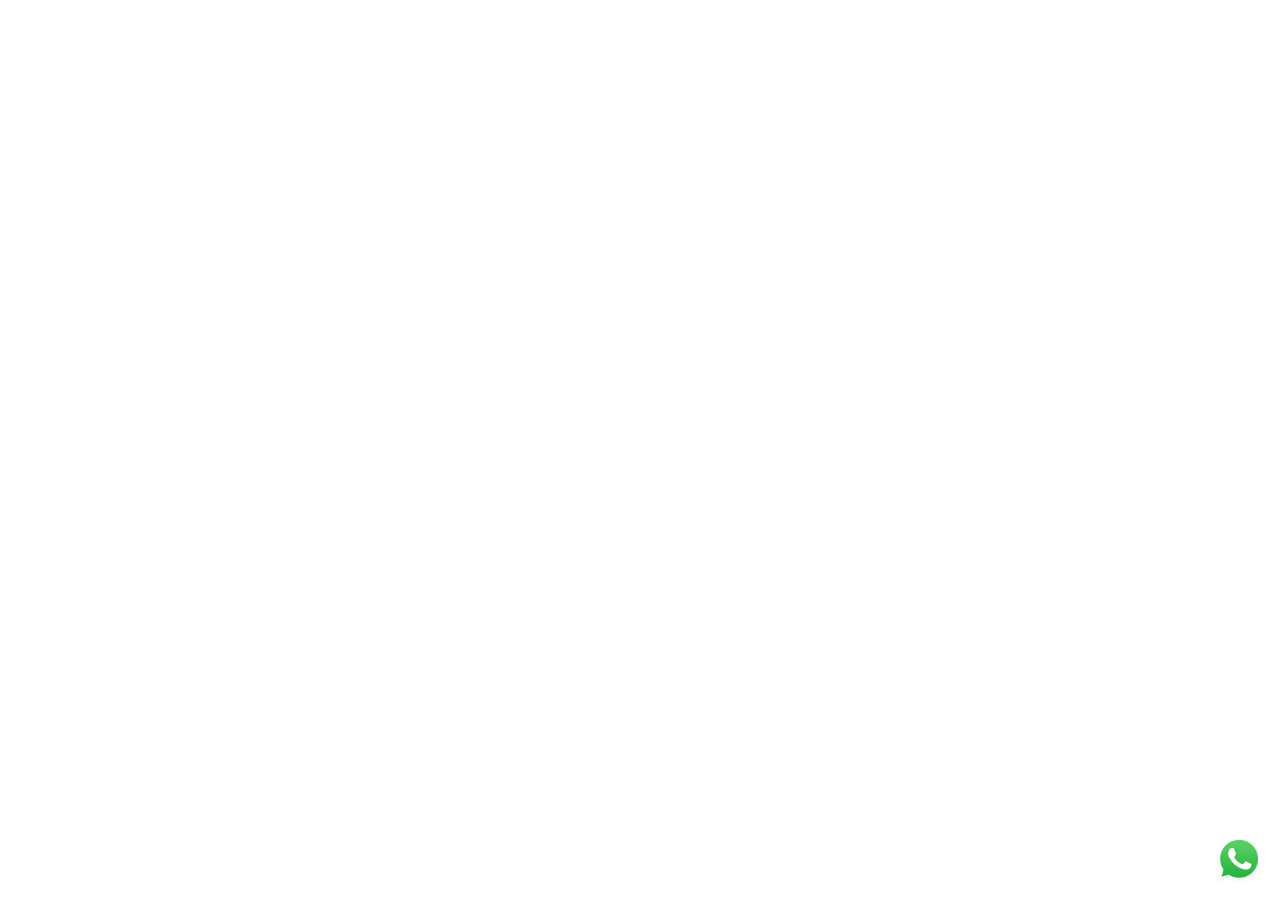
<file: chatLocal remodel/index.html>
<!DOCTYPE html>
<html lang="en">
<head>
    <meta charset="UTF-8">
    <meta name="viewport" content="width=device-width, initial-scale=1.0">
    <title>Document</title>
    <link rel="stylesheet" href="Chat_Local.css">
</head>
<body>
    

    <!-- ELEMENTOS DEL CHAT WHATASAPP -->

    <input type="checkbox" id="abrir_contenedor" />
    <label for="abrir_contenedor">
        <img class="icono_whats_app" src="./imgChat/logo-whatsapp.png" alt="ico">
        <div class="chat-invite">¡Hola! ¿Necesitas ayuda?</div>
    </label>

    <div id="contenedor_Whatsapp" class="contenedor_general_CHAT">
        <div class="contenedor_titulo_chat">

            <!-- ENLACE WHATSAPP Y ASESOR-->
            <div class="cont_img">
                <a href="https://wa.me/573107634934/?text=Hola%2C%20estoy%20interesado%20en%20tus%20servicios
            ">
            <img class="img_encabeazado" src="./imgChat/Equipo_jeisson.png" alt="ico"></a>
            </div>

            <div class="cont_online">
                <h2 class="name_asesor">Asesor</h2>
                <p class="onlie">Online</p>
            </div>
        </div>

        <div id="chat-container" class="chat-container">
            <!-- espacio interno del chat -->
        </div>

        <div class="cont_barramensage">

            <input type="text" id="user-input" placeholder="Mensaje..." spellcheck="true">
            <button id="send-button"><img class="icono_enviar" src="./imgChat/icono enviar_.png"
                    alt="ico"></button>
        </div>
    </div>



    
        <!-- script chsat -->
         <script src="Chat_local.js"></script>

</body>    
</html>
</file>
<file: stilosSecciones.css>
@import url("https://fonts.googleapis.com/css2?family=Cormorant+Garamond:wght@500;600;700&family=Manrope:wght@400;500;600;700;800&display=swap");

* {
  margin: 0;
  padding: 0;
  box-sizing: border-box;
  text-decoration: none;
  list-style: none;
}

:root {
  --clr-principal: #171717;
  --clr-segundario: #b2956b;
  --clr-titulos: #f5f2ed;
  --clr-parrafos: #f5f2ed;
  --clr-fondo-claro: #f5f2ed;
  --clr-borde: rgba(178, 149, 107, 0.36);
  --clr-toogle: #ffffff;
  --clr-terciario: #d7c5a6;
  --clr-boton: #b2956b;
  --clr-primario: #b2956b;
  --clr-blanco: #ffffff;
  --clr-negro: #171717;
}

body::-webkit-scrollbar {
  width: .5vh;
  background-color: var(--clr-principal);
}
body::-webkit-scrollbar-thumb {
  background-color: var(--clr-segundario);
  border-radius: 1.5vh;
}

.contenedor_padre {
  height: 100%;
  background-color: var(--clr-principal);
  background-image: url('./img/fondo_textura_myo.jpg');
  background-size: cover;
  background-position: center;
  background-attachment: fixed;
  background-repeat: no-repeat;
  display: flex;
  flex-direction: column;
  position: relative;
}

.contenedor_padre::before {
  content: '';
  position: absolute;
  inset: 0;
  background: rgba(0, 0, 0, 0.45);
  z-index: 0;
  pointer-events: none;
}
.contenedor_padre.active_fondo {
  --clr-principal: #ffffff;
  --clr-titulos: #171717;
  --clr-parrafos: #171717;
  --clr-borde: rgba(23, 23, 23, 0.18);
  --clr-terciario: #51432f;
  background: #ffffff;
  background-image: none;
  color: #171717;
}

.contenedor_padre.active_fondo::before {
  display: none;
}

.contenedor_landing {
  width: 100%;
  height: auto;
  display: flex;
  align-items: center;
  padding: 3vh;
  margin-top: 4vh;
  overflow: hidden;
}

#toggle_fondo {
  position: relative;
  width: 7vh;
  height: 2vh;
  display: block;
  z-index: 15;
  border-radius: 160px;
  background: var(--clr-principal);
  box-shadow: inset 0 8px 60px rgba(0, 0, 0, 0.3),
    inset 0 8px 8px rgb(0, 0, 0, 0.3), inset 0 -4px 4px rgba(0, 0, 0, 0.3);
}
#toggle_fondo .indicator {
  position: absolute;
  top: 0;
  z-index: 6;
  width: 2vh;
  height: 100%;
  border-radius: 50%;
  background: linear-gradient(90deg, #d1b98e, var(--clr-segundario));
  cursor: pointer;
  transform: scale(0.9);
  box-shadow: 0 8px 40px var(--clr-segundario),
    inset 0 4px 4px rgba(255, 255, 255, 0.25),
    inset 0 -4px 4px rgba(23, 23, 23, 0.18),
    0 4px 8px rgba(0, 0, 0, 0.4);
  transition: 1s;
  left: 0;
}
#toggle_fondo.active_fondo {
  background: #ffffff;
  box-shadow: 0 2px 3px rgba(23, 23, 23, 0.15),
    inset 0 4px 4px rgba(23, 23, 23, 0.08),
    inset 0 -4px 4px rgba(23, 23, 23, 0.08),
    0 4px 8px rgba(0, 0, 0, 0.4);
}
#toggle_fondo.active_fondo .indicator {
  box-shadow: 0 2px 2px rgba(23, 23, 23, 0.24), inset 0 2px 2px #fff,
    inset 0 -2px 2px #777,
    0 4px 8px rgba(0, 0, 0, 0.5);
  background: #171717;
  left: 5vh;
}

/* Encabezado y navegación */
.conte_encabezado {
  position: fixed;
  top: 0;
  left: 0;
  width: 100vw;
  height: 8vh;
  display: flex;
  align-items: center;
  justify-content: space-between;
  background-color: var(--clr-principal);
  border-radius: 0 0 1.5vh 1.5vh;
  box-shadow: 2px 2px 4px rgba(0, 0, 0, 0.4);
  z-index: 1000;
  padding: 0 4vw;
}

.nav-menu {
  display: flex;
  flex-direction: row;
  align-items: center;
  gap: 2vh;
  position: static;
  background: none;
  box-shadow: none;
  width: auto;
  height: auto;
  padding: 0;
}

.hamburger-menu {
  display: none;
}

@media (max-width: 900px) {
  .hamburger-menu {
    display: flex;
  }
}

.logo_nav {
  position: relative;
  width: 8vh;
}

.cont_inicio_landing {
  color: whitesmoke;
  font-family: roboto, sans-serif;
  font-size: 2vh;
  display: flex;
  align-items: center;
  gap: 1.5vh;
}

.icono_inicio_landin {
  font-size: 3.5vh;
  color: var(--clr-segundario);
  transition: 0.5s;
}

.icono_inicio_landin:hover {
  transform: scale(1.2);
  color: var(--clr-parrafos);
}

.icono_inicio_landin:active {
  transform: scale(1.2);
  color: #000000;
  filter: drop-shadow(0.1vh -0.2vh 0.1vh var(--clr-segundario));
}

.comentarios {
  font-family: sans-serif, Cambria, Cochin, Georgia, Times, "Times New Roman",
    serif;
  font-size: 2vh;
  display: flex;
  align-items: center;
}

.icono_cometarios {
  color: var(--clr-parrafos);
  transition: 0.4s;
}

.contacto {
  color: var(--clr-parrafos);
  font-family: sans-serif, Cambria, Cochin, Georgia, Times, "Times New Roman",
    serif;
  font-size: 2vh;
  display: flex;
  align-items: center;
}

.Galeria {
  color: var(--clr-parrafos);
  font-size: 2vh;
  display: flex;
  align-items: center;
  gap: 1.5vh;
}

.icono_galeria {
  color: var(--clr-segundario);
  transition: 0.4s;
}

.acerca_de_landing {
  color: whitesmoke;
  font-family: roboto, sans-serif;
  font-size: 2vh;
  transition: 0.5s;
}

.acerca_de_landing:hover {
  color: var(--clr-segundario);
  font-size: 2vh;
  transform: scale(1.2);
}

.acerca_de_landing:active {
  color: var(--clr-segundario);
  font-family: roboto, sans-serif;
  font-size: 2vh;
  transform: scale(1.2);
}

/* Estilos para la lista desplegable */
.conte_G_list {
  position: relative;
  border: 2px solid whitesmoke;
  padding: 1vh;
  border-radius: 2vh;
  border-bottom: 2px solid var(--clr-segundario);
}

.boton_propuesta {
  background-color: transparent;
  color: whitesmoke;
  font-size: 1.8vh;
  border: none;
  cursor: pointer;
  transition: 0.5s;
}

.boton_propuesta:hover {
  color: var(--clr-segundario);
  transform: scale(1.1);
}

.boton_propuesta:active {
  color: var(--clr-segundario);
  transform: scale(1.1);
}

.icono_galeria:hover {
  transform: scale(1.2);
  color: #000000;
  filter: drop-shadow(0.1vh -0.2vh 0.1vh var(--clr-segundario));
}

.icono_carrito_nav {
  width: 4vh;
}

/* Botón hamburguesa */
.hamburger-menu {
  display: none;
  flex-direction: column;
  justify-content: space-around;
  width: 6vh;
  height: 6vh;
  background: var(--clr-principal);
  border: none;
  border-radius: 1vh;
  cursor: pointer;
  padding: 1vh;
  box-shadow: 4px 4px 8px rgba(0, 0, 0, 0.3),
              -2px -2px 4px rgba(255, 255, 255, 0.1);
  transition: all 0.3s cubic-bezier(0.25, 0.46, 0.45, 0.94);
  z-index: 1001;
  position: relative;
  overflow: hidden;
}

.hamburger-menu:hover {
  box-shadow: 6px 6px 12px rgba(0, 0, 0, 0.4),
              -3px -3px 6px rgba(255, 255, 255, 0.15);
  transform: scale(1.05);
}

.hamburger-menu:active {
  box-shadow: 2px 2px 4px rgba(0, 0, 0, 0.2),
              -1px -1px 2px rgba(255, 255, 255, 0.05);
  transform: scale(0.95);
}

.hamburger-line {
  width: 100%;
  height: 0.4vh;
  background: var(--clr-segundario);
  border-radius: 0.2vh;
  transition: all 0.3s cubic-bezier(0.25, 0.46, 0.45, 0.94);
  transform-origin: center;
  box-shadow: 0 1px 2px rgba(0, 0, 0, 0.2);
}

/* Animación del botón hamburguesa cuando está activo */
.hamburger-menu.active .hamburger-line:nth-child(1) {
  transform: rotate(45deg) translate(1.2vh, 1.2vh);
}

.hamburger-menu.active .hamburger-line:nth-child(2) {
  opacity: 0;
  transform: scale(0);
}

.hamburger-menu.active .hamburger-line:nth-child(3) {
  transform: rotate(-45deg) translate(1.2vh, -1.2vh);
}

/* Menú de navegación */
.nav-menu {
  display: flex;
  align-items: center;
  gap: 2vh;
}

.cont_one {
  width: 100%;
  height: 100%;
}

.fondo_maquina {
  position: absolute;
  width: 20vw;
  top: 45vh;
  z-index: 2;
  left: 30vw;
  display: none;
  animation: floatUpDown 4s ease-in-out infinite;
}

@keyframes floatUpDown {
  0%, 100% {
    transform: translateY(0);
  }
  50% {
    transform: translateY(-20px);
  }
}

.titulo_landing {
  position: relative;
  font-family:Arial, Helvetica, sans-serif;
  font-size: 2.5vw;
  color: var(--clr-parrafos);
  z-index: 5;
  margin-top: 5vh;
}

.titulo_landing.active_fondo {
  color: var(--clr-titulos);
  transition: 1s;
}

.boton_contacto {
  position: absolute;
  padding: 1vh 4vh;
  font-family: roboto, sans-serif;
  font-size: 2vh;
  font-weight: 700;
  color: var(--clr-parrafos);
  background-color: var(--clr-parrafos);
  border-radius: 3vh;
  float: inline-end;
  margin-left: 2rem;
  margin-top: 32vh;
  z-index: 120;
  overflow: hidden;
  text-decoration: none;
  transition: all 0.5s ease;
  border: 1px solid var(--clr-segundario);
}

.boton_contacto::before {
  content: "";
  position: absolute;
  top: 0;
  left: 0;
  width: 0;
  height: 100%;
  background-color: var(--clr-segundario);
  transition: 0.5s;
  z-index: -1;
}

.boton_contacto:hover {
  color: var(--clr-parrafos);
  transform: scale(1.05);
}

.boton_contacto:hover::before {
  width: 100%;
}

.boton_contacto:active {
  transform: scale(0.95);
}

@media screen and (max-width: 900px) {
  .boton_contacto {
    position: absolute;
    background-color: var(--clr-boton);
    margin-left: 0;
    margin-top: 18vh;
    padding: 1vh 4vh;
    font-size: 2vh;
    border: 1px solid var(--clr-segundario);
    color: var(--clr-parrafos);
  }
  
  .boton_contacto:hover {
    color: var(--clr-parrafos);
    transform: scale(1.05);
  }
  
  .boton_contacto:hover::before {
    width: 100%;
  }
  
  .boton_contacto:active {
    transform: scale(0.95);
  }
}

.titulo_slogan {
  position: relative;
  font-family: roboto, sans-serif;
  font-size: 1.2rem;
  color: var(--clr-segundario);
  margin-top: 2vh;
  z-index: 99;
}

.titulo_slogan.active_fondo {
  color: var(--clr-segundario);
  transition: 1s;
}

.parrafo_slogan_inicio {
  position: relative;
  color: var(--clr-parrafos);
  font-family: "Gill Sans", "Gill Sans MT", Calibri, "Trebuchet MS", sans-serif;
  font-size: 1.3rem;
  margin-top: 3vh;
  z-index: 80;
}

.parrafo_slogan_inicio.active_fondo {
  color: var(--clr-titulos);
  transition: 1s;
}

.conte_botones {
  width: 100%;
  height: 10vh;
  display: flex;
  align-items: center;
  justify-content: left;
  gap: 2vh;
  margin-top: 5vh;
}

.boton_recervaAhora {
  position: relative;
  width: 20vh;
  padding: 1vh 1vh;
  font-family: roboto, sans-serif;
  font-size: 1.5vh;
  font-weight: 600;
  text-align: center;
  color: var(--clr-parrafos);
  border: 1px solid var(--clr-segundario);
  border-radius: 1vh;
  cursor: pointer;
  z-index: 95;
  overflow: hidden;
  background-color: var(--clr-segundario);
}

.boton_recervaAhora::before {
  content: "";
  position: absolute;
  top: 0;
  left: 0;
  width: 100%;
  height: 0;
  background-color: var(--clr-segundario);
  border-radius: 1px;
  z-index: -1;
  transition: 0.5s;
  -webkit-border-radius: 1px;
  -moz-border-radius: 1px;
  -ms-border-radius: 1px;
  -o-border-radius: 1px;
}

.boton_recervaAhora:nth-child(1) {
  background-color: var(--clr-segundario);
  color: var(--clr-principal);
}

.boton_recervaAhora:nth-child(1)::before {
  background-color: var(--clr-principal);
}

.boton_recervaAhora:nth-child(1):hover {
  color: var(--clr-segundario);
}

.boton_recervaAhora:nth-child(2) {
  background-color: var(--clr-principal);
  border-top: 5px solid var(--clr-segundario);
}

.boton_recervaAhora:nth-child(2):hover {
  color: var(--clr-principal);
}

.boton_recervaAhora:active:before {
  width: 100%;
  height: 100%;
  border: 2px solid whitesmoke;
  border-radius: 1px;
  -webkit-border-radius: 1px;
  -moz-border-radius: 1px;
  -ms-border-radius: 1px;
  -o-border-radius: 1px;
}

.boton_recervaAhora:hover::before {
  width: 100%;
  height: 100%;
}

.boton_carrito {
  width: auto;
  display: block;
  display: inline-block;
  gap: 1vh;
  z-index: 2;
}

.boton_carrito {
  color: var(--clr-segundario);
}

.icono_carrito {
  width: 6vh;
padding: 1vh;
}

.contenedot_lista {
  position: relative;
  width: 90%;
  height: auto;
  display: flex;
  z-index: 99;


}

.contenedot_lista ul {
  position: relative;
  height: 100%;
  width: 100%;
}

.video_intro {
  position: absolute;
  width: 60%;
  
  display: none;
}

.elemento {
  font-size: 3vh;
  font-weight: bold;
  padding: 1.5vh;
  animation-name: transition;
  animation-duration: 2s;
  animation-iteration-count: 1;
  animation-fill-mode: both;
  transform: translateX(-100%);
  opacity: 0;
  color: var(--clr-parrafos);
 
}

/* Establecer diferentes tiempos de inicio para cada elemento li */
.elemento:nth-child(1) {
  animation-duration: 1;
  animation-delay: var(--animation-delay);
}

.elemento:nth-child(2) {
  animation-duration: 1s;
  animation-delay: var(--animation-delay);
}

.elemento:nth-child(3) {
  animation-duration: 1s;
  animation-delay: var(--animation-delay);
}

.elemento:nth-child(4) {
  animation-duration: 1s;
  animation-delay: var(--animation-delay);
}

.elemento:nth-child(5) {
  animation-duration: 1s;
  animation-delay: var(--animation-delay);
}

.elemento:nth-child(6) {
  animation-duration: 1s;
  animation-delay: var(--animation-delay);
}

/* Define la animación de izquierda a derecha */
@keyframes transition {
  0% {
    opacity: 0;
    transform: translateX(-100%);
  }

  100% {
    opacity: 1;
    transform: translateX(0);
  }
}

.bi-check-circle {
  font-weight: 700;
  color: var(--clr-segundario);
  width: 5vh;
  text-align: center;
  margin-right: 1vh;
}

/*///////////////////////estilos carrrusel 3D/////////////////////////////////////*/

.contenedor_all {
  width: 100%;
  height: 35vh;
  display: flex;
  justify-content: center;
  align-items: center;
  flex-direction: column;
  perspective: 8000px;
  z-index: 10;
 
}

.titulo_carrusel {
  font-family: roboto, sans-serif;
  font-size: 3vh;
  text-align: center;
  color: var(--clr-parrafos);
  background-color: var(--clr-principal);
  padding: 1vh;
  border-radius: 4px;
  display: none;

  &.active_fondo {
    color: var(--clr-segundario);
  }
}

.contenedor_carrusel3d {
  width: 100%;
  height: 20vh;
  display: flex;
  animation: rotar 25s infinite linear;
  transform-style: preserve-3d;

}

@keyframes rotar {
  from {
    transform: rotateY(0deg);
  }

  to {
    transform: rotateY(360deg);
  }
}

.contenedor_carrusel3d figure {
  position: absolute;
  width: 100%;
  display: flex;
  justify-content: center;
  align-items: center;
  z-index: 15;
}

.contenedor_carrusel3d figure:nth-child(1) {
  transform: rotateY(0deg) translateZ(17vh);
}

.contenedor_carrusel3d figure:nth-child(2) {
  transform: rotateY(40deg) translateZ(20vh);

}

.contenedor_carrusel3d figure:nth-child(3) {
  transform: rotateY(80deg) translateZ(17vh);
}

.contenedor_carrusel3d figure:nth-child(4) {
  transform: rotateY(120deg) translateZ(17vh);

}

.contenedor_carrusel3d figure:nth-child(5) {
  transform: rotateY(160deg) translateZ(17vh);

}

.contenedor_carrusel3d figure:nth-child(6) {
  transform: rotateY(200deg) translateZ(17vh);

}

.contenedor_carrusel3d figure:nth-child(7) {
  transform: rotateY(240deg) translateZ(17vh);

}

.contenedor_carrusel3d figure:nth-child(8) {
  transform: rotateY(280deg) translateZ(17vh);

}

.contenedor_carrusel3d figure:nth-child(9) {
  transform: rotateY(320deg) translateZ(17vh);

}

.contenedor_carrusel3d figure:nth-child(10) {
  transform: rotateY(360deg) translateZ(17vh);

}

.item_carrusel {
  display: flex;
  flex-direction: column;
  align-items: center;
  justify-content: center;
  margin-left: 10vh;
}

h4 {
  position: relative;
  font-family: roboto, sans-serif;
  font-size: 1.5vh;
  color: var(--clr-parrafos);
  padding: 1vh;
  margin-top: 20vh;
  background-color: var(--clr-principal);
  border: 2px solid var(--clr-segundario);
  border-radius: .5vh;
  text-align: center;
  box-shadow: 2px 2px 4px 2px var(--clr-principal);
}

.imajen_carrusel {
  position: absolute;
  width: 10vh;
}

/*////////////////////////////////////////////////////////////*/

.conte_twow {
  position: relative;
  width: 50%;
  height: 85vh;
  max-height: 85vh;
}

.logo_pequeño {
  position: relative;
  width: 8vh;
  height: 6vh;
  z-index: 99;
}

.logo {
  display: none;
  filter: drop-shadow(0 0 12px rgba(178, 149, 107, 1)) drop-shadow(0 0 24px rgba(178, 149, 107, 0.7)) drop-shadow(0 0 36px rgba(178, 149, 107, 0.4));
}

/* ===== RESPONSIVE GALLERY TITLE ===== */
@media (max-width: 900px) {
  .galeria_video_hero {
    padding: 1vh;
    gap: 1vh;
  }
  
  .video_slider {
    height: 50vh;
    max-height: 400px;
    min-height: 300px;
  }
  
  .titulo_galeria_princi {
    font-size: clamp(1.5rem, 4vw, 2rem);
    width: 90%;
    max-width: 700px;
    padding: 0.6vh 1vh;
    line-height: 1.25;
    overflow-wrap: break-word;
    word-wrap: break-word;
    hyphens: auto;
  }
}

@media (max-width: 480px) {
  .galeria_video_hero {
    padding: 1vh;
    gap: 0.5vh;
  }
  
  .titulo_galeria_princi {
    font-size: clamp(1.2rem, 5vw, 1.8rem);
    width: 90%;
    max-width: 95%;
    padding: 0.5vh 0.8vh;
    line-height: 1.2;
    overflow-wrap: break-word;
    word-wrap: break-word;
    hyphens: auto;
  }
  
  .video_slider {
    height: 40vh;
    max-height: 300px;
    min-height: 240px;
  }
  
  .video_cento {
    height: 100%;
    min-height: 200px;
  }
  
  .slider-nav {
    width: 4vh;
    height: 4vh;
    font-size: 1.8vh;
  }
  
  .slider-nav.prev { left: 0.5vh; }
  .slider-nav.next { right: 0.5vh; }
  
  .video_slider .slider-nav {
    width: 3.5vh;
    height: 3.5vh;
    font-size: 1.5vh;
  }
  
  .comparacion_slider {
    min-height: 300px;
  }
  
  .cont_left_galeria,
  .cont_rigth_galeria {
    height: 35vh;
    transform: rotateY(10deg);
    margin-top: 0;
  }
}

/* ===== RESPONSIVE SLIDER NAV ===== */
@media (max-width: 768px) {
  .slider-nav {
    display: none;
  }
}

  .cont_incrementadores {
  width: 100%;
  height: 20vh;
  justify-content: center;
  display: flex;
  align-items: center;
  gap: 1.5vh;
  padding: 2vh 0;
  margin-bottom: 2vh;

}

.incre_proyec {
  position: relative;
  width: 12vh;
  height: 12vh;
  display: flex;
  align-items: center;
  justify-content: center;
}

.circulo_interno {
  position: absolute;
  width: 8vh;
  height: 8vh;
  display: flex;
  flex-direction: column;
  align-items: center;
  justify-content: center;
  border-radius: 100%;
  border: 0.5vh solid var(--clr-titulos);
  background-color: var(--clr-segundario);
  gap: 0.5vh;
  z-index: 3;
}

.capa_proyec {
  position: absolute;
  width: 10vh;
  height: 10vh;
  border-radius: 100%;
  border: 3px solid var(--clr-parrafos);
  background: linear-gradient(90deg,
      var(--clr-principal) 50%,
      var(--clr-segundario));
  animation: giro_incre 1s ease-in infinite;
}

@keyframes giro_incre {
  from {
    transform: rotate(0deg);
  }

  to {
    transform: rotate(360deg);
  }
}

.titulo_circulo {
  font-size: 1.3vh;
  color: var(--clr-principal);
  font-weight: bold;
}

.numer_circulo {
  font-size: 2vh;
  color: var(--clr-principal);
  font-weight: 900;
}

/************************************************************************/

.titulo_slider_manual {
  position: absolute;
  margin-top:4vh;
  font-family: roboto, sans-serif;
  font-size: 3vh;
  color: var(--clr-segundario);
  z-index: 3;
}

/* /////////////////////////estilos slider manual y productos JSON///////////////////// */

.caracteristicas {
  position: absolute;
  width: 0;
  height: 20vh;
  opacity: 0;
  display: flex;
  flex-direction: column;
  transition: 1s;
  z-index: 98;
  top: 0vh;
  padding: 1vh;
  border-left: 2px solid var(--clr-segundario);
  border-top: 2px solid var(--clr-segundario);
  background-color: var(--clr-principal);
  border-radius: 0.5vh;
}

.linea_twow {
  width: 50%;
  border: 1px solid rgb(255, 255, 255);
  margin-top: 7vh;
}

.texto_animadoone {
  position: absolute;
  left: 1vh;
  font-size: 1.5vh;
  font-family: roboto, sans-serif;

  color: var(--clr-parrafos);
}

.texto_animadotwow {
  position: absolute;
  font-family: roboto, sans-serif;
  font-size: 1.5vh;
  font-weight: 700;
  margin-top: 5vh;
  color: var(--clr-segundario);
}



.producto:hover .caracteristicas {
  height: 30%;
  width: 100%;
  opacity: 1;
}

/*///stilos dinamicos /////////// */

/************************************** estilos de boton activar Detalles************* */
.active_text {
  /* ojo clase para vista del boton detalles*/
  display: block;
  opacity: 1;
}

.container_Boton_detalles {
  position: absolute;
  width: 0px;
  height: 0px;
  background: var(--clr-principal);
  display: flex;
  align-items: center;
  justify-content: center;
  transition: 0.5s;
  z-index: 99;
  bottom: 7vh;


  .content_detalles {
    position: absolute;
    padding:1vh;
    opacity: 0;
    height: 30vh;
    transition: 0.5s;
    -webkit-transition: 0.5s;
    -moz-transition: 0.5s;
    -ms-transition: 0.5s;
    -o-transition: 0.5s;
    transform: scale(0);
    -webkit-transform: scale(0);
    -moz-transform: scale(0);
    -ms-transform: scale(0);
    -o-transform: scale(0);
    width: 100%;
    box-sizing: border-box;
    display: flex;
    flex-direction: column;
    align-items: flex-start;
    justify-content: flex-start;
    gap: 1.2vh;
    
    flex: 1 1 auto;
  }

  .togglebtn_detalles {
    position: absolute;
    min-width: 4vh;
    height: 4vh;
    cursor: pointer;
    display: flex;
    justify-content: center;
    align-items: center;
    transition: 0.5s;
    background-color: var(--clr-principal);
    border: 2px solid var(--clr-segundario);
    border-radius: 1vh;

    &::before {
      content: "Detalles";
      padding: 1vh;
      font-family: roboto, sans-serif;
      font-size: 1.5vh;
      font-weight: bold;
      color: var(--clr-parrafos);
      z-index: 12;
    }
  }

  &.active_text .content_detalles {
    position: relative;
    opacity: 1;
    height: 100%;
    max-height: 100%;

    transition-delay: 0.5s;
    transform: scale(1);
  }

  &.active_text .togglebtn_detalles {
    transform: rotate(360deg);
    -webkit-transform: rotate(360deg);
    -moz-transform: rotate(360deg);
    -ms-transform: rotate(360deg);
    -o-transform: rotate(360deg);
    background: rgbrgb(40, 200, 252);
    bottom:-3vh;
  }

  /******  seudo clase con javascript ****************/

  &.active_text {
    &::before {
      opacity: 1;
      transition-delay: 0.5s;
    }

    width: 100%;
    height: 45vh;
    transition-delay: 0.5s;
    z-index: 100;
   
  }

  &.active_text::-webkit-scrollbar {
    width: 6px;
  }

  &.active_text::-webkit-scrollbar-track {
    background: transparent;
  }

  &.active_text::-webkit-scrollbar-thumb {
    background: var(--clr-segundario);
    border-radius: 3px;
  }

  &.active_text::-webkit-scrollbar-thumb:hover {
    background: rgba(40, 200, 252, 0.8);
  }

  .titulo_detalles {
    color: #444;
    font-size: 1.7vh;
    margin-bottom: 0.7vh;
    font-family: roboto, sans-serif;
    font-weight: bold;
    text-align: left;
    letter-spacing: 0.5px;
  }

  .parrafo_detalles {
    color:var(--clr-titulos);
    font-size: 1.5vh;
    font-family: roboto, sans-serif;
    line-height: 1.5;
    margin-bottom: 1vh;
    margin-top: 5vh;
    text-align: left;
  }

  .materiales_lista {
    flex: 1 1 auto;
    min-height: 0;
    overflow-y: auto;
    margin: 1vh;
    padding: 1.5vh 1.5vh 1.5vh 2vh;
    background: linear-gradient(135deg, rgba(255, 255, 255, 0.18) 0%, rgba(255, 255, 255, 0.08) 100%);
    border-radius: 1.2vh;
    border-left: 4px solid var(--clr-segundario);
    box-shadow: 0 2px 8px rgba(0,0,0,0.07);
    backdrop-filter: blur(8px);
    position: relative;
    text-align: left;
    scrollbar-width: thin;
    scrollbar-color: var(--clr-segundario) transparent;
    width: 100%;
    max-width: 97%;
    box-sizing: border-box;
    display: block;
  }
  .materiales_lista h4 {
    color: var(--clr-segundario);
    font-size: 1.3vh;
    font-weight: bold;
    margin-bottom: 0.7vh;
    font-family: roboto, sans-serif;
    text-transform: uppercase;
    letter-spacing: 0.5px;
    position: relative;
    padding-bottom: 0.3vh;
    margin-top: 0;
  }
  .materiales_lista ul {
    list-style: none !important;
    padding: 0;
    margin: 0;
    display: flex;
    flex-direction: column;
    gap: 0.5vh;
  }
  .materiales_lista li {
    color: #ffffff;
    font-size: 1.5vh;
    font-family: roboto, sans-serif;
    line-height: 1.3;
    margin-bottom: 0.3vh;
    text-align: left;
    background: rgba(255,255,255,0.09);
    border-radius: 0.6vh;
    border-left: 3px solid transparent;
    transition: all 0.3s ease;
    position: relative;
    display: flex;
    align-items: center;
  }
  .materiales_lista li::before {
    content: '•';
    color: var(--clr-segundario);
    font-weight: bold;
    font-size: 1.2vh;
    margin-right: 0.7vh;
    text-shadow: 0 0 4px var(--clr-segundario);
  }
  .materiales_lista li:hover {
    background: rgba(255,255,255,0.15);
    border-left-color: var(--clr-segundario);
    transform: translateX(2px);
    box-shadow: 0 1px 4px rgba(0,0,0,0.08);
  }
  .especificaciones {
    margin-top: 1.2vh;
    padding: 1vh 1.5vh;
    background: rgba(0,0,0,0.06);
    border-radius: 0.8vh;
    border: 1px solid rgba(255,255,255,0.08);
    position: relative;
    width: 100%;
    font-size: 1.1vh;
    color: #ffffff;
    text-align: left;
  }
  .especificaciones p {
    margin: 0.5vh 0 0.5vh 0;
    line-height: 1.5;
    font-size: 1.5vh;
  }
  .especificaciones strong {
    color: var(--clr-segundario);
    font-weight: bold;
  }
  .enlace_detalles {
    color: var(--clr-segundario);
    text-decoration: underline;
    font-size: 1.3vh;
    font-family: roboto, sans-serif;
    margin-top: 1vh;
    display: inline-block;
    text-align: left;
  }
  
  /* Estilos profesionales para la lista de materiales */
  .materiales_lista {
    animation: slideInFromLeft 0.6s ease-out;
  }
  
  @keyframes slideInFromLeft {
    from {
      opacity: 0;
      transform: translateX(-20px);
    }
    to {
      opacity: 1;
      transform: translateX(0);
    }
  }
  
  /* Efecto hover para el contenedor completo */
  .materiales_lista:hover {
    transform: translateY(-2px);
    box-shadow: 0 8px 25px rgba(0, 0, 0, 0.15);
  }
  
  /* Mejoras para el título de detalles */
  .titulo_detalles {
    background: linear-gradient(135deg, var(--clr-segundario) 0%, rgba(178, 149, 107, 0.8) 100%);
    -webkit-background-clip: text;
    -webkit-text-fill-color: transparent;
    background-clip: text;
    text-shadow: 0 2px 4px rgba(0, 0, 0, 0.1);
    position: relative;
  }
  
  .titulo_detalles::after {
    content: '';
    position: absolute;
    bottom: -5px;
    left: 0;
    width: 100%;
    height: 2px;
    background: linear-gradient(90deg, var(--clr-segundario), transparent);
    border-radius: 1px;
  }
  
  /* Mejoras para el párrafo de detalles */
  .parrafo_detalles {
    background: rgba(255, 255, 255, 0.05);
    padding: 1.5vh;
    border-radius: 1vh;
    border-left: 3px solid var(--clr-segundario);
    position: relative;
    margin-bottom: 1vh;
  
  }
  
  .parrafo_detalles::before {
    content: '💡';
    position: absolute;
    top: -8px;
    left: 10px;
    background: var(--clr-principal);
    padding: 2px 6px;
    border-radius: 8px;
    font-size: 1.5vh;
  }
  
  /* Responsive para móviles */
  @media screen and (max-width: 768px) {
    .materiales_lista {
      padding: 1.5vh;
      margin-top: .5vh;
  
    }
    
    .materiales_lista h4 {
      font-size: 1.5vh;
    }
    
    .materiales_lista li {
      font-size: 1.5vh;
      padding: 0.6vh 1vh;
      color: white;
      
    }
    
    .especificaciones {
      padding: 1vh;
      font-weight: bold;
    }
    
    .especificaciones p {
      font-size: 1.5vh;
    }
  }
}

/*////////////////////////////////////////////////////////////////////////////*/

.producto {
  position: relative;
  width: 30vh;
  min-width: 30vh;
  max-width: 30vh;
  margin-top: 2vh;
  background-color: var(--clr-segundario);
  flex-shrink: 0;
  border-radius: 2.5vh;
  box-shadow: 0 8px 32px 0 rgba(0, 0, 0, 0.35), 0 1.5px 8px 0 rgba(0,0,0,0.18);
  overflow: hidden;
  transition: box-shadow 0.3s, transform 0.3s;
}
.producto::before {
  content: '';
  position: absolute;
  top: -30%;
  left: -60%;
  width: 80%;
  height: 160%;
  background: linear-gradient(120deg, rgba(255,255,255,0.08) 0%, rgba(255,255,255,0.22) 45%, rgba(255,255,255,0.08) 100%);
  z-index: 10;
  transform: skewX(-25deg);
  pointer-events: none;
  filter: blur(0.5px);
  opacity: 0;
  transition: opacity 0.2s;
}
.producto:hover::before,
.producto:active::before {
  animation: shine 1.2s linear 1;
  animation-delay: 0s;
  opacity: 0.55;
}
@keyframes shine {
  0% { left: -60%; }
  100% { left: 120%; }
}
.producto:hover {
  box-shadow: 0 16px 48px 0 rgba(0, 0, 0, 0.55), 0 3px 16px 0 rgba(0,0,0,0.22);
  transform: translateY(-4px) scale(1.03);
}

.producto img {
  position: relative;
  width: 30vh;
  height: 35vh;
  object-fit: fill;
}



.producto_detalles {
  position: relative;
  width: 100%;
  height: auto;
  padding: 1vh;
  border-radius: 1vh;
  display: flex;
  flex-direction: column;
  align-items: center;
  gap: 1vh;
}

.producto_titulo {
  font-family: roboto, sans-serif;
  font-size: 1.5vh;
  font-weight: bold;
  color: var(--clr-principal);
  margin-top: 5vh;
}

.producto_titulo.active_fondo {
  color: var(--clr-parrafos);
  transition: 1s;
}

/* ////////////////////////////////////////////////////////////////////////// */

.ambos_sentidos {
  position: relative;
  display: flex;
  font-size: 5vh;
  color: var(--clr-segundario);
}

.wrapper .cont_controls {
  width: 100%;
  display: flex;
  align-items: center;
  justify-content: center;
  gap: 2vh;
  opacity: 1;
  font-size: 3vh;
  color: var(--clr-parrafos);
  margin-top: 2vh;
  margin-bottom: 3vh;
  z-index: 10;
  pointer-events: none;
}

#productos-left.contrl_left,
#productos-right.contrl_rigth,
.wrapper .contrl_left,
.wrapper .contrl_rigth {
  transition: all 0.3s cubic-bezier(0.4, 0, 0.2, 1);
  will-change: transform, color;
  backface-visibility: hidden;
  cursor: pointer;
  pointer-events: auto;
  padding: 0.8vh;
  border-radius: 50%;
  background: rgba(23, 23, 23, 0.8);
  backdrop-filter: blur(5px);
  user-select: none;
  -webkit-user-select: none;
  -moz-user-select: none;
  -ms-user-select: none;
  color: var(--clr-segundario);
  box-shadow: 0 4px 12px rgba(0, 0, 0, 0.4);
}

#productos-left.contrl_left:hover,
#productos-right.contrl_rigth:hover,
.wrapper .contrl_left:hover,
.wrapper .contrl_rigth:hover {
  color: var(--clr-segundario);
  transform: scale(1.1);
  filter: brightness(1.2);
  background: rgba(0, 0, 0, 0.2);
  box-shadow: 0 2px 8px rgba(0, 0, 0, 0.3);
  transition: all 0.3s cubic-bezier(0.25, 0.46, 0.45, 0.94);
}

.contrl_left:hover {
  color: var(--clr-segundario);
  transform: scale(1.1) translate3d(0, 0, 0);
  filter: brightness(1.2);
  background: rgba(0, 0, 0, 0.2);
  box-shadow: 0 2px 8px rgba(0, 0, 0, 0.3);
  transition: all 0.3s cubic-bezier(0.25, 0.46, 0.45, 0.94);
}

.contrl_left:active {
  color: var(--clr-segundario);
  transform: scale(0.95) translate3d(0, 0, 0);
  background: rgba(0, 0, 0, 0.3);
  transition: all 0.15s cubic-bezier(0.25, 0.46, 0.45, 0.94);
}

.contrl_rigth:hover {
  color: var(--clr-segundario);
  transform: scale(1.1) translate3d(0, 0, 0);
  filter: brightness(1.2);
  background: rgba(0, 0, 0, 0.2);
  box-shadow: 0 2px 8px rgba(0, 0, 0, 0.3);
  transition: all 0.3s cubic-bezier(0.25, 0.46, 0.45, 0.94);
}

.contrl_rigth:active {
  color: var(--clr-segundario);
  transform: scale(0.95) translate3d(0, 0, 0);
  background: rgba(0, 0, 0, 0.3);
  transition: all 0.15s cubic-bezier(0.25, 0.46, 0.45, 0.94);
}

.wrapper .carousel {
  height: 55vh;
  width: 85vh;
  display: flex;
  align-items: center;
  gap: 2vh;
  overflow-x: hidden; /* Oculta la barra de scroll horizontal */
  scroll-behavior: smooth;
  border-bottom: 1px solid var(--clr-segundario);
  border-radius: 2vh;
  margin-top: 3vh;
  will-change: transform, scroll-position;
  transform: translate3d(0, 0, 0);
  backface-visibility: hidden;
  perspective: 1000px;
  transition: transform 0.3s cubic-bezier(0.25, 0.46, 0.45, 0.94);
  -webkit-overflow-scrolling: touch;
  scroll-snap-type: x mandatory;
  scroll-snap-align: start;
  box-sizing: border-box;
}

/* //////////acciones manito seleccion sobre conte productos slid/ */
.carousel.dragging {
  cursor: default;
  user-select: auto;
  -webkit-user-select: auto;
  -moz-user-select: auto;
  -ms-user-select: auto;
  transform: none;
  transition: none;
  will-change: auto;
}

.carousel .dragging img {
  pointer-events: auto;
  transform: none;
  transition: none;
  filter: none;
  will-change: auto;
}

/* Optimización para dispositivos táctiles */
@media (hover: none) and (pointer: coarse) {
  .carousel {
    scroll-snap-type: x mandatory;
    -webkit-overflow-scrolling: touch;
    scroll-behavior: smooth;
  }
  
  .item-slide {
    scroll-snap-align: center;
    transition: transform 0.25s cubic-bezier(0.25, 0.46, 0.45, 0.94);
    will-change: transform;
  }
  
  .wrapper .contrl_left,
  .wrapper .contrl_rigth {
    min-width: 32px;
    min-height: 32px;
    padding: 1vh;
    background: rgba(0, 0, 0, 0.3);
    border: 1px solid rgba(255, 255, 255, 0.2);
    transition: all 0.2s cubic-bezier(0.25, 0.46, 0.45, 0.94);
  }
}

/* Optimizaciones adicionales para mejor rendimiento */
@media (prefers-reduced-motion: reduce) {
  .carousel,
  .slide,
  .item-slide,
  .item-slide img,
  .Leer_Mas_slider_galeria {
    animation-duration: 0.01ms !important;
    animation-iteration-count: 1 !important;
    transition-duration: 0.01ms !important;
  }
}

/* Optimización para dispositivos de alta densidad de píxeles */
@media (-webkit-min-device-pixel-ratio: 2), (min-resolution: 192dpi) {
  .item-slide img {
    image-rendering: -webkit-optimize-contrast;
    image-rendering: crisp-edges;
  }
}

/*////////////////////////////////////////////////////ESTILOS PARA SECCION DE GALERIA //////////////////////////////////////////////////////////////////////////////////////////////////////////////////////////////////////////////////////////////////////////////////////////////////////////////////////////////////////////////////////////////////////////////////////////////////////////////////////////////////////////////////////// */

.cont_general_galeria {
  width: 100%;
  min-height: 100vh;
  height: auto;
  display: flex;
  flex-direction: column;
  justify-content: flex-start;
  align-items: center;
  perspective: 1500px;
  border-bottom: 1px solid var(--clr-segundario);
  padding: 2vh 1vh;
  gap: 3vh;
}

/* ===== VIDEO HERO ===== */
.galeria_video_hero {
  width: 100%;
  max-width: 1400px;
  display: flex;
  flex-direction: column;
  align-items: center;
  gap: 2vh;
  padding: 2vh;
}

.video_slider_container {
  width: 100%;
  position: relative;
  border-radius: 1vh;
  overflow: hidden;
  box-shadow: 0 12px 40px rgba(0, 0, 0, 0.5);
  background: var(--clr-principal);
}

.video_slider {
  position: relative;
  width: 100%;
  height: 60vh;
  max-height: 600px;
  min-height: 400px;
  overflow: hidden;
}

/* Title below video slider */
.titulo_galeria_princi {
  color: white;
  font-size: clamp(1.8rem, 3.5vw, 3.2vh);
  text-align: center;
  font-weight: 600;
  text-shadow: 0 3px 12px rgba(0, 0, 0, 0.9), 0 1px 3px rgba(0, 0, 0, 0.6);
  width: 85%;
  max-width: 700px;
  line-height: 1.25;
  padding: 1vh 1.5vh;
  margin: 2vh auto 1vh;
  background: linear-gradient(135deg, rgba(0, 0, 0, 0.6) 0%, rgba(0, 0, 0, 0.3) 100%);
  border-radius: 1vh;
  backdrop-filter: blur(4px);
  border: 1px solid rgba(178, 149, 107, 0.2);
  box-sizing: border-box;
  overflow-wrap: break-word;
  word-wrap: break-word;
  hyphens: auto;
}

.video_slider_container {
  width: 100%;
  position: relative;
  border-radius: 1vh;
  overflow: hidden;
  box-shadow: 0 12px 40px rgba(0, 0, 0, 0.5);
  background: var(--clr-principal);
}

.video_slider {
  position: relative;
  width: 100%;
  height: 60vh;
  max-height: 600px;
  min-height: 400px;
  overflow: hidden;
}

.video_slider .slide {
  display: flex;
  position: absolute;
  top: 0;
  left: 0;
  width: 100%;
  height: 100%;
  transition: transform 0.5s cubic-bezier(0.4, 0, 0.2, 1);
  will-change: transform;
}

.video_slider .item-slide {
  flex: 0 0 100%;
  width: 100%;
  height: 100%;
  display: flex;
  align-items: center;
  justify-content: center;
}

.video_slider .slider-nav {
  z-index: 200;
  width: 5vh;
  height: 5vh;
  font-size: 2.5vh;
  background: rgba(23, 23, 23, 0.8);
  border: 1px solid rgba(178, 149, 107, 0.4);
  box-shadow: 0 4px 16px rgba(0, 0, 0, 0.4);
}

.video_slider .slider-nav.prev {
  left: 2vh;
}

.video_slider .slider-nav.next {
  right: 2vh;
}

.video_slider .slider-nav:hover {
  background: rgba(178, 149, 107, 0.9);
  color: var(--clr-principal);
  transform: translateY(-50%) scale(1.1);
  box-shadow: 0 6px 20px rgba(178, 149, 107, 0.5);
}

.video_slider .pagination {
  z-index: 200;
  bottom: 3vh;
}

.video_cento {
  width: 100%;
  height: 100%;
  object-fit: cover;
  border-radius: 0;
}

.slogan_principal_galeria {
  font-family: var(--font-principal);
  font-size: 1.8vh;
  color: var(--clr-parrafos);
  text-align: center;
  line-height: 1.6;
  margin: 1.5vh auto 2vh;
  padding: 0 4vh;
  max-width: 800px;
  background: rgba(23, 23, 23, 0.7);
  backdrop-filter: blur(10px);
  border-radius: 1vh;
  box-shadow: 6px 6px 12px rgba(0, 0, 0, 0.3),
              -4px -4px 8px rgba(255, 255, 255, 0.05);
  transition: all 0.3s ease;
  border: 1px solid rgba(178, 149, 107, 0.15);
}

/* ===== COMPARACIÓN ANTES/DESPUÉS ===== */
.galeria_comparacion {
  width: 100%;
  max-width: 1400px;
  display: flex;
  gap: 2vh;
  padding: 1vh;
}

.comparacion_item {
  flex: 1;
  min-width: 320px;
  display: flex;
  flex-direction: column;
  background: rgba(23, 23, 23, 0.5);
  backdrop-filter: blur(20px);
  border-radius: 1.5rem;
  border: 1px solid rgba(178, 149, 107, 0.15);
  box-shadow: 0 8px 32px rgba(0, 0, 0, 0.3);
  overflow: hidden;
}

.comparacion_header {
  padding: 2vh;
  text-align: center;
  border-bottom: 1px solid rgba(178, 149, 107, 0.15);
}

.comparacion_label {
  font-family: 'Manrope', sans-serif;
  font-size: clamp(1.2rem, 2.5vw, 1.5rem);
  font-weight: 700;
  color: var(--clr-segundario);
  text-transform: uppercase;
  letter-spacing: 0.1em;
}

.comparacion_label.antes { color: #e8c56d; }
.comparacion_label.despues { color: #b2956b; }

.comparacion_label_overlay {
  position: absolute;
  top: 1.5vh;
  left: 50%;
  transform: translateX(-50%);
  color: white;
  font-family: 'Manrope', sans-serif;
  font-size: clamp(1rem, 2vw, 1.25rem);
  font-weight: 700;
  text-transform: uppercase;
  letter-spacing: 0.1em;
  z-index: 50;
  pointer-events: none;
  text-shadow: 0 2px 8px rgba(0, 0, 0, 0.8);
  background: rgba(0, 0, 0, 0.4);
  padding: 0.5vh 1.5vh;
  border-radius: 2vh;
  backdrop-filter: blur(4px);
}

.comparacion_label_overlay.antes { color: #e8c56d; }
.comparacion_label_overlay.despues { color: #b2956b; }

.comparacion_slider {
  position: relative;
  flex: 1;
  padding: 1.5vh;
  min-height: 400px;
  display: flex;
  flex-direction: column;
}

.comparacion_slider .slider-nav {
  width: 4.5vh;
  height: 4.5vh;
  font-size: 2.2vh;
}

.comparacion_slider .slider-nav.prev { left: 1vh; }
.comparacion_slider .slider-nav.next { right: 1vh; }

.comparacion_slider .slide {
  flex: 1;
  width: 100%;
}

.comparacion_slider .item-slide {
  flex: 1;
  width: 100%;
}

.comparacion_slider .item-slide img {
  width: 100%;
  height: 100%;
  object-fit: cover;
  border-radius: 0.7vh;
}

.comparacion_slider .pagination {
  position: static;
  display: flex;
  justify-content: center;
  gap: 0.5vh;
  padding: 1.5vh 0;
  margin-top: auto;
}

.comparacion_slider .pagination-item {
  width: 1.5vh;
  height: 1.5vh;
  border-radius: 50%;
  background: rgba(178, 149, 107, 0.3);
  border: 2px solid transparent;
  margin: 0 0.2vh;
}

.comparacion_slider .pagination-item::before {
  content: '';
  width: 0.5vh;
  height: 0.5vh;
  border-radius: 50%;
  background: currentColor;
  opacity: 0;
  transition: opacity 0.2s ease;
}

.comparacion_slider .pagination-item:hover {
  background: var(--clr-segundario);
  transform: scale(1.2);
}

.comparacion_slider .pagination-item:hover::before {
  opacity: 1;
}

/* Radio-controlled pagination active state - radios are BEFORE pagination in HTML */
input[name="video-slide"]:checked ~ .pagination .pagination-item[for^="video"]::before {
  opacity: 1;
  background: var(--clr-principal);
}

input[name^="antes-slide"]:checked ~ .pagination .pagination-item[for^="antes"]::before {
  opacity: 1;
  background: var(--clr-principal);
}

input[name^="despues-slide"]:checked ~ .pagination .pagination-item[for^="despues"]::before {
  opacity: 1;
  background: var(--clr-principal);
}

/* ===== RADIOS HIDDEN ===== */
input[name="video-slide"],
input[name^="antes-slide"],
input[name^="despues-slide"] {
  display: none;
}

/*/////////// STILOS CONTENEDOR ACERCA DE /////////////////////////////////////////////////////////////////////////////////////////////////////////////////////////////////////////////////////////////////////////////////////////////////////////////////////////***************************************************************************************************************************************************************************************************************************************************************************************************************************************************************************************************************************************************************************************************************************************************************************************/

.cont_ecerca {
  position: relative;
  width: 100%;
  height: 100%;
  padding: 1.5vh;
  display: flex;
  justify-content: center;
  align-items: center;
  overflow: hidden;
}

.slide {
  position: absolute;
  width: 100%;
  height: 100%;
  display: flex;
  align-items: center;
  transform: translate3d(0, 0, 0);
  animation-name: autoplay;
  animation-duration: 120s;
  animation-iteration-count: infinite;
  animation-delay: 3s;
 
  animation-timing-function: cubic-bezier(0.25, 0.46, 0.45, 0.94);
  will-change: transform;
  backface-visibility: hidden;
  transition: transform 0.4s cubic-bezier(0.25, 0.46, 0.45, 0.94);
}

.item-slide {
  width: 100%;
  height: 100%;
  display: flex;
  align-items: center;
  justify-content: center;
  flex-shrink: 0;
  transition: all 0.4s cubic-bezier(0.25, 0.46, 0.45, 0.94);
  z-index: 99;
  will-change: transform, opacity;
  backface-visibility: hidden;
  transform: translate3d(0, 0, 0);
}

.item-slide img,
.item-slide video {
  position: relative;
  object-fit: cover;
  width: 100%;
  height: 100%;
  max-height: 100%;
  transition: transform 0.3s cubic-bezier(0.25, 0.46, 0.45, 0.94);
  will-change: transform;
  backface-visibility: hidden;
  transform: translate3d(0, 0, 0);
  flex-shrink: 0;
  scroll-snap-align: start;
  border-radius: 0.7vh;
}

.Leer_Mas_slider_galeria {
  position: absolute;
  left: 2vh;
  top: 35vh;
  color: var(--clr-segundario);
  cursor: pointer;
  z-index: 10;
  transition: all 0.3s cubic-bezier(0.25, 0.46, 0.45, 0.94);
  will-change: transform, color;
  backface-visibility: hidden;
  transform: translate3d(0, 0, 0);
}

.Leer_Mas_slider_galeria:hover {
  transform: scale(1.1) translate3d(0, 0, 0);
  color: var(--clr-parrafos);
  filter: brightness(1.2);
  transition: all 0.3s cubic-bezier(0.25, 0.46, 0.45, 0.94);
}

/* ===== Slider Navigation Controls ===== */
.slider-nav {
  position: absolute;
  top: 50%;
  transform: translateY(-50%);
  z-index: 100;
  width: 5vh;
  height: 5vh;
  border-radius: 50%;
  background: rgba(23, 23, 23, 0.7);
  backdrop-filter: blur(10px);
  border: 1px solid rgba(178, 149, 107, 0.3);
  display: flex;
  align-items: center;
  justify-content: center;
  cursor: pointer;
  color: var(--clr-segundario);
  font-size: 2.5vh;
  transition: all 0.3s ease;
  opacity: 0.7;
}

.slider-nav:hover {
  opacity: 1;
  background: rgba(178, 149, 107, 0.9);
  color: var(--clr-principal);
  transform: translateY(-50%) scale(1.1);
  box-shadow: 0 4px 16px rgba(178, 149, 107, 0.4);
}

.slider-nav.prev {
  left: 1.5vh;
}

.slider-nav.next {
  right: 1.5vh;
}

.slider-nav:focus-visible {
  outline: 2px solid var(--clr-segundario);
  outline-offset: 2px;
}


.pagination {
  position: absolute;
  width: 100%;
  display: flex;
  align-items: center;
  justify-content: center;
  padding: 1vh;
  bottom: 4vh;
  gap: 0.5vh;
}

.pagination-item {
  display: flex;
  align-items: center;
  justify-content: center;
  width: 1.8vh;
  height: 1.8vh;
  border-radius: 50%;
  overflow: hidden;
  cursor: pointer;
  background: rgba(178, 149, 107, 0.4);
  border: 2px solid transparent;
  margin: 0 0.3vh;
  text-align: center;
  transition: all 0.3s cubic-bezier(0.4, 0, 0.2, 1);
  will-change: transform, background-color, box-shadow;
  backface-visibility: hidden;
  min-width: 1.8vh;
  min-height: 1.8vh;
}

.pagination-item::before {
  content: '';
  width: 0.6vh;
  height: 0.6vh;
  border-radius: 50%;
  background: currentColor;
  opacity: 0;
  transition: opacity 0.2s ease;
}

.pagination-item:hover {
  background: var(--clr-segundario);
  transform: scale(1.2);
  box-shadow: 0 2px 8px rgba(178, 149, 107, 0.5);
}

.pagination-item:hover::before {
  opacity: 1;
}

input[id="1"]:checked~.pagination .pagination-item[for="1"]::before,
input[id="2"]:checked~.pagination .pagination-item[for="2"]::before,
input[id="3"]:checked~.pagination .pagination-item[for="3"]::before,
input[id="4"]:checked~.pagination .pagination-item[for="4"]::before,
input[id="5"]:checked~.pagination .pagination-item[for="5"]::before,
input[id="6"]:checked~.pagination .pagination-item[for="6"]::before,
input[id="7"]:checked~.pagination .pagination-item[for="7"]::before,
input[id="8"]:checked~.pagination .pagination-item[for="8"]::before,
input[id="9"]:checked~.pagination .pagination-item[for="9"]::before,
input[id="10"]:checked~.pagination .pagination-item[for="10"]::before {
  opacity: 1;
  background: var(--clr-principal);
}

input[id="1"]:checked~.pagination .pagination-item[for="1"],
input[id="2"]:checked~.pagination .pagination-item[for="2"],
input[id="3"]:checked~.pagination .pagination-item[for="3"],
input[id="4"]:checked~.pagination .pagination-item[for="4"],
input[id="5"]:checked~.pagination .pagination-item[for="5"],
input[id="6"]:checked~.pagination .pagination-item[for="6"],
input[id="7"]:checked~.pagination .pagination-item[for="7"],
input[id="8"]:checked~.pagination .pagination-item[for="8"],
input[id="9"]:checked~.pagination .pagination-item[for="9"],
input[id="10"]:checked~.pagination .pagination-item[for="10"] {
  background: var(--clr-segundario);
  border-color: var(--clr-principal);
  transform: scale(1.15);
  box-shadow: 0 0 12px rgba(178, 149, 107, 0.6);
}

/* ===== Right Gallery Slider Controls ===== */
.cont_rigth_galeria .slider-nav {
  width: 4.5vh;
  height: 4.5vh;
  font-size: 2vh;
}

.cont_rigth_galeria .slider-nav.prev {
  left: 1vh;
}

.cont_rigth_galeria .slider-nav.next {
  right: 1vh;
}

/* Ensure slides fill container properly */
.container-all {
  position: relative;
  width: 100%;
  height: 100%;
  padding: 1vh;
  display: flex;
  justify-content: center;
  align-items: center;
  overflow: hidden;
}

.container-all .slide {
  width: 100%;
  height: 100%;
}

.container-all .item-slide {
  width: 100%;
  height: 100%;
}

input[id="1"]:checked~.slide {
  animation: none;
  transform: translate3d(0, 0, 0);
}

input[id="1"]:checked~.pagination .pagination-item[for="1"] {
  background: var(--clr-principal);
  border-color: var(--clr-segundario);
  box-shadow: 0 0 10px rgba(178, 149, 107, 0.6);
  transform: scale(1.1);
}

input[id="2"]:checked~.slide {
  animation: none;
  transform: translate3d(calc(-100% * 1), 0, 0);
}

input[id="2"]:checked~.pagination .pagination-item[for="2"] {
  background: var(--clr-principal);
  border-color: var(--clr-segundario);
  box-shadow: 0 0 10px rgba(178, 149, 107, 0.6);
  transform: scale(1.1);
}

input[id="3"]:checked~.slide {
  animation: none;
  transform: translate3d(calc(-100% * 2), 0, 0);
}

input[id="3"]:checked~.pagination .pagination-item[for="3"] {
  background: var(--clr-principal);
  border-color: var(--clr-segundario);
  box-shadow: 0 0 10px rgba(178, 149, 107, 0.6);
  transform: scale(1.1);
}

input[id="4"]:checked~.slide {
  animation: none;
  transform: translate3d(calc(-100% * 3), 0, 0);
}

input[id="4"]:checked~.pagination .pagination-item[for="4"] {
  background: var(--clr-principal);
  border-color: var(--clr-segundario);
  box-shadow: 0 0 10px rgba(178, 149, 107, 0.6);
  transform: scale(1.1);
}

input[id="5"]:checked~.slide {
  animation: none;
  transform: translate3d(calc(-100% * 4), 0, 0);
}

input[id="5"]:checked~.pagination .pagination-item[for="5"] {
  background: var(--clr-principal);
  border-color: var(--clr-segundario);
  box-shadow: 0 0 10px rgba(178, 149, 107, 0.6);
  transform: scale(1.1);
}

input[id="6"]:checked~.slide {
  animation: none;
  transform: translate3d(calc(-100% * 5), 0, 0);
}

input[id="6"]:checked~.pagination .pagination-item[for="6"] {
  background: var(--clr-principal);
  border-color: var(--clr-segundario);
  box-shadow: 0 0 10px rgba(178, 149, 107, 0.6);
  transform: scale(1.1);
}

input[id="7"]:checked~.slide {
  animation: none;
  transform: translate3d(calc(-100% * 6), 0, 0);
}

input[id="7"]:checked~.pagination .pagination-item[for="7"] {
  background: var(--clr-principal);
  border-color: var(--clr-segundario);
  box-shadow: 0 0 10px rgba(178, 149, 107, 0.6);
  transform: scale(1.1);
}

input[id="8"]:checked~.slide {
  animation: none;
  transform: translate3d(calc(-100% * 7), 0, 0);
}

input[id="8"]:checked~.pagination .pagination-item[for="8"] {
  background: var(--clr-principal);
  border-color: var(--clr-segundario);
  box-shadow: 0 0 10px rgba(178, 149, 107, 0.6);
  transform: scale(1.1);
}

input[id="9"]:checked~.slide {
  animation: none;
  transform: translate3d(calc(-100% * 8), 0, 0);
}

input[id="9"]:checked~.pagination .pagination-item[for="9"] {
  background: var(--clr-principal);
  border-color: var(--clr-segundario);
  box-shadow: 0 0 10px rgba(178, 149, 107, 0.6);
  transform: scale(1.1);
}

input[id="10"]:checked~.slide {
  animation: none;
  transform: translate3d(calc(-100% * 9), 0, 0);
}

input[id="10"]:checked~.pagination .pagination-item[for="10"] {
  background: var(--clr-principal);
  border-color: var(--clr-segundario);
  box-shadow: 0 0 10px rgba(178, 149, 107, 0.6);
  transform: scale(1.1);
}

/*/////////// STILOS CONTENEDOR ACERCA DE /////////////////////////////////////////////////////////////////////////////////////////////////////////////////////////////////////////////////////////////////////////////////////////////////////////////////////////***************************************************************************************************************************************************************************************************************************************************************************************************************************************************************************************************************************************************************************************************************************************************************************************/

.cont_ecerca {
  width: 100%;
  height: 110vh;
  gap: 2vh;
  display: flex;
  align-items: center;
}

.cont_left_acerca {
  position: relative;
  width: 100%;
  height: 90vh;
  background-image: url(./img/fondo_acerca.png);
  background-position: center;
  background-repeat: no-repeat;
  background-size: cover;
  display: flex;
  align-items: center;
  padding: 1vh;
  overflow: hidden;
  perspective: 700px;
}

.titulo_parrafo_acerca {
  position: absolute;
  font-size: 3.5vh;
  color: var(--clr-segundario);
  top: 10vh;
}


.contenedor_parrafo_cubo {
  position: relative;
  width: 40vh;
  height: 55vh;
  font-size: 1.7vh;
  line-height: 3vh;
  font-family: Arial, Helvetica, sans-serif;
  text-align: left;
  background-color: rgba(23, 23, 23, 0.6);
  color: var(--clr-parrafos);
  padding: 3vh;
  transition: 0.5s;
  border-radius: 1vh;
  transform: rotate3d(45deg);
  -webkit-transform: rotatey(45deg);
  -moz-transform: rotatey(45deg);
  -ms-transform: rotatey(45deg);
  box-shadow: 4px 4px 6px 4px rgba(128, 128, 128, 0.8);
  top: 2vh;
  left: 10vh;
  overflow-y: scroll;
}

.contenedor_parrafo_cubo::-webkit-scrollbar {
  width: .5vh;
  height: 100%;
  background-color: var(--clr-principal);
}

.contenedor_parrafo_cubo::-webkit-scrollbar-thumb {
  background-color: var(--clr-segundario);
  border-radius: 1.5vh;
 
}




  .contenedor_parrafo_cubo:hover {
    transform: rotatey(0deg);

  }
  .contenedor_parrafo_cubo:active {
  transform: rotatey(0deg);
}




.conte_rigth_acerca {
  width: 100%;
  height: 80%;
  display: flex;
  flex-direction: column;
  justify-content: center;
  align-items: center;
}

/*stylos cubo 3d*/
.scene {
  position: relative;
  width: 15vh;
  height: 5vh;
  perspective: 800px;
  margin-bottom: 3vh;
  margin-left: 10vh;
  z-index: 99;

}

.cube {
  width: 100%;
  height: 100%;
  position: relative;
  transform-style: preserve-3d;
  animation: rotateCube 8s infinite ease-in-out;
}

.face {
  position: absolute;
  width: 15vh;
  height: 5vh;
  background: linear-gradient(145deg, #ffffff, var(--clr-segundario), #ffffff);
  border-radius: .5vh;
  display: flex;
  align-items: center;
  justify-content: center;
  font-size: 2vh;
  font-weight: bold;
  color: var(--clr-principal);
  box-shadow: 0 0 25px rgba(0, 0, 0, 0.4);
  backface-visibility: hidden;
}

.face.front {
  transform: rotateX(0deg) translateZ(3vh);
}

.face.back {
  transform: rotateX(180deg) translateZ(3vh);
}

.face.top {
  transform: rotateX(90deg) translateZ(3vh);
}

.face.bottom {
  transform: rotateX(-90deg) translateZ(3vh);
}

@keyframes rotateCube {
  0% {
    transform: rotateX(0deg);
  }

  20% {
    transform: rotateX(90deg);
  }

  25% {
    transform: rotateX(90deg);
  }

  45% {
    transform: rotateX(180deg);
  }

  50% {
    transform: rotateX(180deg);
  }

  70% {
    transform: rotateX(270deg);
  }

  75% {
    transform: rotateX(270deg);
  }

  95% {
    transform: rotateX(360deg);
  }

  100% {
    transform: rotateX(360deg);
  }
}

.parrafo_twow_acerca {
  position: relative;
  width: 80%;
  font-family: roboto, sans-serif;
  font-size: 1.5vh;
  font-weight: 800;
  background-color: rgba(0, 0, 0, 0.575);
  text-align: center;
  color: var(--clr-principal);
  margin-top: 65vh;
  border-radius: 1vh;
  padding: 2vh;
  -webkit-border-radius: 1vh;
  -moz-border-radius: 1vh;
  -ms-border-radius: 1vh;
  -o-border-radius: 1vh;
}



.cont_etiqueta_acerca {
  position: relative;
  width: 90%;
  height: auto;
  min-height: 35vh;
  margin-left: 40px;
  margin-top: 0%;
  padding: 2vh;
  display: flex;
  justify-content: space-between;
  flex-direction: column;
  border: 2px solid var(--clr-segundario);
  border-radius: 2vh 0vh 0vh 2vh;
  overflow: hidden;
}

.titulo_etiqueta_acerca {
  position: relative;
  width: auto;
  color: var(--clr-segundario);
  font-family: roboto, sans-serif;
  font-size: 3vh;
  z-index: 3;
  margin-bottom: 2vh;
}

.parrafo_etiqueta_acerca {
  position: relative;
  width: 60%;
  height: auto;
  font-family: Arial, Helvetica, sans-serif;
  font-size: 1.8vh;
  color: var(--clr-parrafos);
  line-height: 2.5vh;
  text-align: left;
  z-index: 2;
  border-radius: 1vh;
  margin-bottom: 2vh;
  overflow-wrap: break-word;
  word-wrap: break-word;
}

.img_enque_creemos {
  position: absolute;
  width: 30%;
  right: 7vh;
  top: 15vh;
  animation-name: arriba;
  animation-duration: 1.5s;
  animation-iteration-count: infinite;
  animation-direction: alternate;
  animation-timing-function: ease-out;
  z-index: 1;
}

@keyframes arriba {
  0% {
    top: 13vh;
    filter: drop-shadow(var(--clr-terciario));
    -webkit-filter: drop-shadow(var(--clr-terciario));

  }
}

/*/////////////////////////////////////////////////////////////////////////////////////////////////////////*/

.cont_etiqueta_acerca_twow {
  position: relative;
  width: 90%;
  height: auto;
  margin-left: 40px;
  margin-top: 5%;
  padding: 1vh;
  display: flex;
  justify-content: space-between;
  flex-direction: column;
  border-radius: 2vh 0vh 0vh 2vh;
  background: linear-gradient(90deg, var(--clr-principal), var(--clr-terciario));
}

.titulo_etiqueta_acercatwow {
  position: relative;
  width: auto;
  margin-bottom: 4vh;
  color: var(--clr-segundario);
  font-family: roboto, sans-serif;
  font-size: 4vh;
  z-index: 3;
}

.parrafo_etiqueta_acercartwow {
  position: relative;
  width: 100%;
  height: auto;
  font-family: Arial, Helvetica, sans-serif;
  font-size: 1.7vh;
  color: var(--clr-parrafos);
  line-height: 2.5vh;

  padding: 1vh;
  z-index: 2;
  background: linear-gradient(transparent, var(--clr-principal));
  border-radius: 1vh;

}

.cont_imgg_etiqueta {
  position: relative;
  display: flex;
  align-items: center;
  justify-content: center;
  flex-direction: row;
  margin-top: 3vh;
  gap: 3vh;
  padding: 3vh;
  background: linear-gradient(var(--clr-principal), transparent);
  background-repeat: no-repeat;
  background-position: center;
  background-size: cover;
  border-radius: 2vh;
  box-shadow: 0 4px 8px rgba(0, 0, 0, 0.2);
  min-height: 17vh;
  width: 100%;
  overflow: hidden;
}

/* Responsive para el contenedor de imágenes - siempre en horizontal */
@media screen and (max-width: 768px) {
  .cont_imgg_etiqueta {
    flex-direction: row;
    gap: 2vh;
    padding: 2vh;
    justify-content: center;
    align-items: center;
  }
  

}
.img_acerca_twow {
  position: relative;
  width: 11vh;
   opacity: 1;
  filter: drop-shadow(0px 0px 5px var(--clr-segundario));
  -webkit-filter: drop-shadow(0px 0px 5px var(--clr-segundario));
  border-radius: 100%;
  -webkit-border-radius: 100%;
  -moz-border-radius: 100%;
  -ms-border-radius: 100%;
  -o-border-radius: 100%;
  transition: all 0.3s ease;
  cursor: pointer;
  object-fit: cover;
  display: block;
  margin: 0;
  padding: 0;
}

.img_acerca_twow:hover {
  transform: scale(1.1) !important;
  filter: drop-shadow(0px 0px 10px var(--clr-segundario));
  -webkit-filter: drop-shadow(0px 0px 10px var(--clr-segundario));
}

/* Imágenes fijas dentro del contenedor - sin efectos parallax */
.cont_imgg_etiqueta .img_acerca_twow {
  position: relative !important;
  z-index: 1;
  transform: none !important;
}

.img_acerca_twownext {
  position: relative;
  width: 30%;
  opacity: 1;
  filter: drop-shadow(0px 0px 5px var(--clr-segundario));
  -webkit-filter: drop-shadow(0px 0px 5px var(--clr-segundario));
}

.img_acerca_twownextwow {
  position: relative;
  width: 30%;
  opacity: 1;
  top: 0;
  filter: drop-shadow(0px 0px 5px var(--clr-segundario));
  -webkit-filter: drop-shadow(0px 0px 5px var(--clr-segundario));
}


/* ////////////////////////////////////////////////////////////////////////////////////////////////////////////////////////////////////////////////////////////////////////////
*/

.cont_comentarios {
  width: 100%;
  min-height: 100vh;
  display: flex;
  flex-wrap: wrap;
  align-items: flex-start;
  gap: 2vh;
  padding: 4vh 2vh;
  overflow: visible;
}

@media screen and (max-width: 900px) {
  .cont_comentarios {
    flex-direction: column;
    padding: 3vh 1.5vh;
    min-height: auto;
  }
}

.cont_lef_comentarios {
  flex: 1;
  min-width: 300px;
  display: flex;
  flex-direction: column;
  justify-content: center;
  padding: 3vh;
  background-image: linear-gradient(rgba(0, 0, 0, 0.4), rgba(0, 0, 0, 0.3)),
    url(./img/fondo_comentarios.webp);
  background-position: center;
  background-repeat: no-repeat;
  background-size: cover;
  border-radius: 1.5vh;
  position: relative;
  min-height: 300px;
  background-color: rgba(23, 23, 23, 0.35);
  background-blend-mode: overlay;
  backdrop-filter: blur(12px);
}

.cont_lef_comentarios::before {
  content: '';
  position: absolute;
  inset: 0;
  background: linear-gradient(135deg, rgba(0, 0, 0, 0.4), rgba(0, 0, 0, 0.2));
  border-radius: 1.5vh;
  z-index: 0;
}

.titulo_comentarios {
  font-family: 'Manrope', sans-serif;
  font-size: clamp(2rem, 4vw, 3rem);
  font-weight: 700;
  color: var(--clr-segundario);
  margin-bottom: 1rem;
  z-index: 1;
  line-height: 1.2;
}

.slogan_cometarios {
  font-family: 'Manrope', sans-serif;
  font-size: clamp(1rem, 2vw, 1.25rem);
  line-height: 1.6;
  color: var(--clr-parrafos);
  z-index: 1;
  padding: 1rem;
  border-radius: 0.75rem;
  transition: background-color 0.3s ease, transform 0.2s ease;
  max-width: 90%;
}

@media (hover: hover) {
  .slogan_cometarios:hover {
    background-color: rgba(178, 149, 107, 0.15);
    transform: translateX(4px);
  }
}

.cont_rigth_comentarios {
  flex: 1.5;
  min-width: 320px;
  padding: 2vh;
  display: flex;
  flex-direction: column;
  background: transparent;
  border-radius: 1.5vh;
  height: fit-content;
  overflow-y: auto;
}

@media (max-width: 900px) {
  .cont_rigth_comentarios {
    max-height: 400px;
    overflow-y: auto;
  }
}

.algunos_coments {
  font-family: 'Manrope', sans-serif;
  font-size: clamp(1.5rem, 3vw, 2.25rem);
  font-weight: 700;
  color: var(--clr-segundario);
  margin: 0 0 1.5rem 0;
  padding-bottom: 0.75rem;
  border-bottom: 2px solid var(--clr-segundario);
  display: inline-block;
}

.cont_comentarios_ramdom {
  width: 100%;
  display: flex;
  flex-direction: column;
  gap: 1.25rem;
  margin-top: 1.5rem;
  flex: 1;
}

@media (max-width: 900px) {
  .cont_comentarios_ramdom {
    max-height: 400px;
    overflow-y: auto;
    padding-right: 0.5rem;
    scrollbar-width: thin;
    scrollbar-color: var(--clr-segundario) transparent;
  }
}

.cont_comentarios_ramdom::-webkit-scrollbar {
  width: 6px;
  background-color: transparent;
}

.cont_comentarios_ramdom::-webkit-scrollbar-thumb {
  background-color: var(--clr-segundario);
  border-radius: 3px;
}

.cont_comentarios_ramdom::-webkit-scrollbar-track {
  background: transparent;
}

.item_comentario {
  display: flex;
  gap: 1.25rem;
  padding: 1.5rem;
  background: rgba(23, 23, 23, 0.6);
  border: 1px solid rgba(178, 149, 107, 0.2);
  border-radius: 1rem;
  box-shadow: 0 4px 20px rgba(0, 0, 0, 0.15);
  backdrop-filter: blur(12px) brightness(0.8);
  transition: transform 0.3s ease, box-shadow 0.3s ease, border-color 0.3s ease, background 0.3s ease;
}

.item_comentario:hover {
  background: rgba(23, 23, 23, 0.7);
  box-shadow: 0 8px 24px rgba(0, 0, 0, 0.2);
}

@media (hover: hover) {
  .item_comentario:hover {
    transform: translateY(-3px);
    box-shadow: 0 8px 24px rgba(0, 0, 0, 0.2);
    border-color: var(--clr-segundario);
  }
}

.cont_imgen_coment {
  display: flex;
  flex-direction: column;
  align-items: center;
  gap: 0.5rem;
  flex-shrink: 0;
}

.img_commentone {
  width: 56px;
  height: 56px;
  border-radius: 50%;
  object-fit: cover;
  border: 2px solid var(--clr-segundario);
  box-shadow: 0 2px 8px rgba(0, 0, 0, 0.2);
}

.usuario_comentario {
  font-family: 'Manrope', sans-serif;
  font-size: 0.85rem;
  font-weight: 600;
  color: var(--clr-segundario);
  text-align: center;
  white-space: nowrap;
}

.estrellas_comentario {
  display: flex;
  gap: 2px;
  color: var(--clr-segundario);
  font-size: 1.1rem;
  line-height: 1;
  opacity: 0.85;
}

.comentario_texto {
  flex: 1;
  font-family: 'Manrope', sans-serif;
  font-size: 0.95rem;
  line-height: 1.7;
  color: var(--clr-parrafos);
  margin: 0;
}

@media (max-width: 600px) {
  .item_comentario {
    flex-direction: column;
    align-items: flex-start;
    padding: 1.25rem;
  }
  
  .cont_imgen_coment {
    flex-direction: row;
    align-items: center;
    gap: 0.75rem;
  }
  
  .estrellas_comentario {
    order: -1;
  }
}

/* //////////////////////////SECCIÓN DEJAR RESEÑA///////////////////////////////// */
.seccion_reseña {
  width: 100%;
  padding: 6vh 2vh;
  background: transparent;
  border-top: 1px solid rgba(178, 149, 107, 0.15);
}

.seccion_reseña .cont_reseñas_usuario {
  max-width: 720px;
  margin: 0 auto;
  padding: 2.5rem;
  background: rgba(23, 23, 23, 0.15);
  backdrop-filter: blur(20px);
  border-radius: 1.5rem;
  border: 1px solid rgba(178, 149, 107, 0.08);
  box-shadow: 0 4px 24px rgba(0, 0, 0, 0.1);
}

.seccion_reseña .titulo_reseñas_usuario {
  font-family: 'Manrope', sans-serif;
  font-size: clamp(1.5rem, 3vw, 2rem);
  font-weight: 700;
  color: var(--clr-segundario);
  text-align: center;
  margin: 0 0 2rem;
  padding-bottom: 1rem;
  border-bottom: 2px solid rgba(178, 149, 107, 0.2);
}

@media (max-width: 768px) {
  .seccion_reseña {
    padding: 4vh 1.5vh;
  }
  
  .seccion_reseña .cont_reseñas_usuario {
    padding: 1.5rem;
    border-radius: 1rem;
  }
}

/* //////////////////////////ESTILOS DEL FOOTER///////////////////////////////// */

.cont_footer {
  position: relative;
  width: 100%;
  min-height: 100vh;
  display: flex;
  padding: 3vh;
  gap: 2vh;
  align-items: stretch;
  margin-top: 8vh;
}

.titulo_footer {
  position: relative;
  font-family: roboto, sans-serif;
  font-size: 3vh;
  color: var(--clr-segundario);
margin-top: 5vh;
}

.sub_cont_footer {
  width: 100%;
  height: 80vh;
  display: flex;
  align-items: center;
  justify-content: center;
 

}

.cont_left_foorer {
  position: relative;
  width: 100%;
  height: auto;
  display: flex;
  flex-direction: column;
  justify-content: center;
  gap: 4vh;
  align-items: center;
  padding: 1vh;
  padding: 0;
}

.slogan_footer {
  position: relative;
  width: 100%;
  font-size: 1.1rem;
  font-family: Arial, Helvetica, sans-serif;
  line-height: 3.5vh;
  color: var(--clr-parrafos);
  text-align: left;
}


.cont_lista_datos {
  position: relative;
  width: 50vh;
  height: 31vh;
  padding: 2vh;
  display: flex;
  flex-direction: column;
  justify-content: center;
  align-items: end;
  border-radius: 1vh;
  box-shadow: 2px 4px 6px var(--clr-segundario);
  background: rgba(23, 23, 23, 0.7);
  border: 1px solid rgba(178, 149, 107, 0.2);
}

.titulo_contacto_footer {
  font-size: 3vh;
  color: var(--clr-segundario);
  margin-bottom: 3vh;
  margin-left: 17vh;
  


}

.item_datos {
  width: 100%;
  font-family: roboto, sans-serif;
  font-size: 1.5vh;
  color: var(--clr-parrafos);
  margin-bottom: 1.5vh;
  gap: 2vh;
  display: flex;
  justify-content: right;

}
.item_datos i {
  color: var(--clr-segundario);
  font-size: 2vh;
}

.icono_ubicasion {
  width: 2vh;
}

.con_redes_social {
  position: absolute;
  padding: 1vh;
  display: flex;
  align-items: center;
  justify-content: center;
  gap: 2vh;
  bottom: 0vh;
  left: 10vh;
}

.icons_redes {
  font-size: 1vh;
  color: var(--clr-segundario);
}

@media (hover: hover) {
  .icons_redes:hover {
    transform: scale(1.2);
    color: var(--clr-parrafos);
    border-radius: 100%;

  }
}

.icons_redes:active {
  transform: scale(1.2);
  color: var(--clr-parrafos);
  border-radius: 100%;

}


/* //////////////////// responsive carousel3d//////////////////////////// */
@media screen and (max-width: 850px) {
  .contenedot_lista {
    width: 100%;
    justify-content: center;
    flex-wrap: wrap;
  }

  .contenedot_lista ul {
    width: 100%;
  }


  .fondo_maquina {
    position: absolute;
    width: 25vh;
    top: 20vh;
    left: 44vw;
    display: block;
  }


}

/* responsive pantallas de alta resolucion*/
@media screen and (max-width: 1200px) {

  .contenedor_landing {
    flex-direction: column;
    align-items: stretch;
  }

  .cont_one,
  .conte_twow {
    width: 100%;
    max-width: 100%;
  }

  .conte_twow {
    height: auto;
    max-height: none;
  }

  .conte_encabezado {
    display: flex;
  }
}

/* ++++++++++++++++++++++++++++++++++++++++++++++ */

/* ///////////mediaquerys de galeria ojo adaptacion movil */
@media screen and (max-width: 900px) {
  /* Ocultar menú de escritorio */
  .nav-menu {
    display: none;
  }

  /* Mostrar botón hamburguesa */
  .hamburger-menu {
    display: flex;
  }

  /* Menú móvil completamente plano */
  .nav-menu.active {
    display: flex;
    position: fixed;
    top: 0;
    right: 0;
    width: 85%;
    height: 100vh;
    background: rgba(23, 23, 23, 0.92);
    backdrop-filter: blur(12px);
    flex-direction: column;
    justify-content: flex-start;
    align-items: center;
    padding-top: 12vh;
    gap: 3vh;
    box-shadow: none;
    z-index: 1001;
    animation: slideInRight 0.4s cubic-bezier(0.25, 0.46, 0.45, 0.94);
    overflow-y: auto;
    border-left: none;
  }

/* Botón de cerrar en el menú, plano */
  .nav-menu.active .close-menu {
    display: flex;
    position: absolute;
    top: 3vh;
    right: 3vh;
    font-size: 2.5vh;
    color: var(--clr-segundario);
    cursor: pointer;
    width: 6vh;
    height: 6vh;
    display: flex;
    align-items: center;
    justify-content: center;
    border-radius: 50%;
    background: transparent;
    box-shadow: none;
    border: none;
    z-index: 1100;
  }
  
  .nav-menu.active .close-menu:hover {
    background: rgba(0,0,0,0.07);
    color: var(--clr-primario);
    transform: scale(1.1);
  }
  .nav-menu.active::before:hover {
    background: rgba(0,0,0,0.07);
    color: var(--clr-primario);
    transform: scale(1.1);
  }

  /* Botones/enlaces del menú móviles completamente planos */
  .nav-menu.active .cont_inicio_landing,
  .nav-menu.active .acerca_de_landing,
  .nav-menu.active .comentarios,
  .nav-menu.active .Galeria,
  .nav-menu.active .contacto {
    font-size: 2.2vh;
    font-weight: 500;
    padding: 2.5vh 3vh;
    width: 85%;
    text-align: center;
    border-radius: 1.5vh;
    background: rgba(23, 23, 23, 0.8);
    box-shadow: none;
    color: var(--clr-parrafos);
    text-decoration: none;
    display: flex;
    align-items: center;
    justify-content: center;
    gap: 1.5vh;
    border: 1px solid rgba(178, 149, 107, 0.15);
    position: relative;
    overflow: hidden;
    transition: background 0.3s, color 0.3s;
  }
  .nav-menu.active .cont_inicio_landing:hover,
  .nav-menu.active .acerca_de_landing:hover,
  .nav-menu.active .comentarios:hover,
  .nav-menu.active .Galeria:hover,
  .nav-menu.active .contacto:hover {
    background: rgba(178, 149, 107, 0.9);
    color: var(--clr-blanco);
    box-shadow: none;
    border: none;
    transform: none;
  }

  /* Botón propuesta plano */
  .nav-menu.active .boton_propuesta {
    font-size: 2.2vh;
    font-weight: 600;
    padding: 2.5vh 3vh;
    width: 100%;
    border-radius: 1.5vh;
    background: rgba(23, 23, 23, 0.8);
    box-shadow: none;
    border: 1px solid rgba(178, 149, 107, 0.15);
    color: var(--clr-parrafos);
    cursor: pointer;
    transition: background 0.3s, color 0.3s;
    position: relative;
    overflow: hidden;
  }
  .nav-menu.active .boton_propuesta:hover {
    background: rgba(178, 149, 107, 0.9);
    color: var(--clr-blanco);
    box-shadow: none;
    border: none;
    transform: none;
  }

  /* Toggle de fondo plano */
  .nav-menu.active #toggle_fondo {
    margin-top: 3vh;
    transform: scale(1.1);
    box-shadow: none;
    border-radius: 2vh;
    padding: 1vh;
    background: var(--clr-principal);
    border: none;
  }
  .nav-menu.active #toggle_fondo:hover {
    background: var(--clr-primario);
    transform: scale(1.15);
    box-shadow: none;
  }

  /* Iconos planos */
  .nav-menu.active .icono_inicio_landin,
  .nav-menu.active .icono_cometarios,
  .nav-menu.active .icono_galeria {
    font-size: 2.2vh;
    margin-right: 1.5vh;
    transition: all 0.3s ease;
    color: var(--clr-segundario);
    filter: none;
  }
  .nav-menu.active .cont_inicio_landing:hover .icono_inicio_landin,
  .nav-menu.active .comentarios:hover .icono_cometarios,
  .nav-menu.active .Galeria:hover .icono_galeria {
    color: var(--clr-blanco);
    filter: none;
    transform: none;
  }

  /* Estilos para los iconos en el menú móvil */
  .nav-menu.active .icono_inicio_landin,
  .nav-menu.active .icono_cometarios,
  .nav-menu.active .icono_galeria {
    font-size: 2.2vh;
    margin-right: 1.5vh;
    transition: all 0.3s ease;
    color: var(--clr-segundario);
    filter: drop-shadow(0 1px 2px rgba(0, 0, 0, 0.2));
  }

  .nav-menu.active .cont_inicio_landing:hover .icono_inicio_landin,
  .nav-menu.active .comentarios:hover .icono_cometarios,
  .nav-menu.active .Galeria:hover .icono_galeria {
    transform: scale(1.3) rotate(5deg);
    color: var(--clr-primario);
    filter: drop-shadow(0 2px 4px rgba(0, 0, 0, 0.3));
  }

  .nav-menu.active .conte_G_list {
    width: 85%;
    text-align: center;
  }

  .nav-menu.active .boton_propuesta {
    font-size: 2.2vh;
    font-weight: 600;
    padding: 2.5vh 3vh;
    width: 100%;
    border-radius: 1.5vh;
    background: var(--clr-segundario);
    box-shadow: 0 8px 20px rgba(0, 0, 0, 0.24);
    border: 1px solid #8d714a;
    color: #171717;
    cursor: pointer;
    transition: all 0.3s cubic-bezier(0.25, 0.46, 0.45, 0.94);
    position: relative;
    overflow: hidden;
  }

  .nav-menu.active .boton_propuesta::before {
    content: '';
    position: absolute;
    top: 0;
    left: -100%;
    width: 100%;
    height: 100%;
    background: linear-gradient(90deg, transparent, rgba(255, 255, 255, 0.2), transparent);
    transition: left 0.5s ease;
  }

  .nav-menu.active .boton_propuesta:hover {
    background: var(--clr-terciario);
    box-shadow: 0 10px 24px rgba(0, 0, 0, 0.28);
    transform: translateY(-2px);
    color: #171717;
    border-color: #705735;
  }

  .nav-menu.active .boton_propuesta:hover::before {
    left: 100%;
  }

  /* Toggle de fondo en móvil */
  .nav-menu.active #toggle_fondo {
    margin-top: 3vh;
    transform: scale(1.3);
    box-shadow: 4px 4px 8px rgba(0, 0, 0, 0.3),
                -2px -2px 4px rgba(255, 255, 255, 0.1);
    border-radius: 2vh;
    padding: 1vh;
  }

  .nav-menu.active #toggle_fondo:hover {
    transform: scale(1.4);
    box-shadow: 6px 6px 12px rgba(0, 0, 0, 0.4),
                -3px -3px 6px rgba(255, 255, 255, 0.15);
  }

  /* Overlay para cerrar menú */
  .menu-overlay {
    position: fixed;
    top: 0;
    left: 0;
    width: 100vw;
    height: 100vh;
    background: rgba(0,0,0,0.18); /* Fondo plano, sutil */
    opacity: 0;
    visibility: hidden;
    transition: opacity 0.3s ease;
    z-index: 999;
    backdrop-filter: none; /* Elimina el blur */
  }

  .menu-overlay.active {
    opacity: 1;
    visibility: visible;
  }

  /* Animación para el menú */
  @keyframes slideInRight {
    from {
      transform: translateX(100%);
      opacity: 0;
    }
    to {
      transform: translateX(0);
      opacity: 1;
    }
  }

  /* Animación para cerrar el menú */
  @keyframes slideOutRight {
    from {
      transform: translateX(0);
      opacity: 1;
    }
    to {
      transform: translateX(100%);
      opacity: 0;
    }
  }

  /* Clase para animar el cierre */
  .nav-menu.closing {
    animation: slideOutRight 0.3s cubic-bezier(0.25, 0.46, 0.45, 0.94) forwards;
  }

  .contenedor_landing {

    display: flex;
    flex-direction: column;
    padding: 2vh;
    margin-top: 1vh;
  }

  .titulo_landing {
    font-size: 4vh;
   top: 5vh; 
   }

  .parrafo_slogan_inicio {
    position: relative;
    color: var(--clr-parrafos);
    font-family:Arial, Helvetica, sans-serif;
      margin-top: 18vh;
    z-index: 80;
    font-size: 1.7vh;
  }

  .video_intro {
    position: absolute;
    display: block;

  }

  .conte_botones {
    margin-top: 2vh;
    margin-bottom: 2vh;
  }

  .wrapper .carousel {
    width: 100%;
    will-change: auto;
    transform: none;
    perspective: none;
  }

  .logo {
    width: 13vh;
    z-index: 99;
    margin-top: 7vh;
    display: block;
    margin-left: 1.5vh;
    filter: drop-shadow(0 0 8px rgba(178, 149, 107, 0.8)) drop-shadow(0 0 16px rgba(178, 149, 107, 0.5));
  }

  .boton_contacto {
    position: absolute;
    background-color: var(--clr-parrafos);
    margin-left: 0;
    margin-top: 18vh;
  }

  .cont_general_galeria {
    height: auto;
    min-height: auto;
    perspective: none;
    margin-top: 0;
    flex-direction: column;
  }

  .cont_left_galeria,
  .cont_rigth_galeria {
    transform: rotateY(15deg);
    width: 100%;
    max-width: 400px;
    margin: 0 auto;
    height: 40vh;
    flex: none;
  }

  .cont_left_galeria:hover,
  .cont_rigth_galeria:hover {
    transform: rotateY(15deg) scale(1.02);
  }

  .cont_centro_galeria {
    position: relative;
    width: 100%;
    height: auto;
    padding: 2vh;
    order: -1;
  }

  .video_cento {
    height: 50vh;
    max-height: 400px;
    min-height: 280px;
    margin-bottom: 0;
  }

  .pagination {
    position: relative;
    z-index: 99;
    top: 0;
    margin: 2vh auto;
    padding: 1.5vh;
    background: rgba(0, 0, 0, 0.15);
    border-radius: 2vh;
    backdrop-filter: blur(10px);
    box-shadow: 0 4px 8px rgba(0, 0, 0, 0.2);
    display: flex;
    flex-wrap: wrap;
    justify-content: center;
    gap: 1vh;
  }

  .pagination-item {
    width: 1.5vh;
    height: 1.5vh;
    border-radius: 1.5vh;
    margin: 0 0.5vh;
    min-width: 1.5vh;
    min-height: 1.5vh;
    border: 2px solid rgba(255, 255, 255, 0.3);
    box-shadow: 0 2px 4px rgba(0, 0, 0, 0.2);
  }

  .pagination-item:active {
    transform: scale(0.95);
    background-color: var(--clr-principal);
    box-shadow: 0 1px 2px rgba(0, 0, 0, 0.3);
  }

  /* Estilos para pantallas muy pequeñas */
  @media screen and (max-width: 480px) {
    .pagination {
      padding: 2vh;
      margin: 3vh auto;
      gap: 1.5vh;
    }

    .pagination-item {
      width: 1vh;
      height: 1vh;
      border-radius: 2vh;
      min-width: 1.5vh;
      min-height: 1.5vh;
      margin: 0 0.3vh;
      border: 3px solid rgba(255, 255, 255, 0.4);
    }

    .pagination-item:active {
      transform: scale(0.9);
    }

    .galeria_video_hero {
      padding: 1vh;
      gap: 0.5vh;
    }
    
    .titulo_galeria_princi {
      font-size: clamp(1.2rem, 5vw, 1.8rem);
      margin-bottom: 0.3vh;
      padding: 0.5vh 0.8vh;
      line-height: 1.25;
      width: 90%;
      max-width: 95%;
      overflow-wrap: break-word;
      word-wrap: break-word;
      hyphens: auto;
    }
    
    .video_slider {
      height: 40vh;
      max-height: 300px;
      min-height: 240px;
    }
    
    .video_cento {
      height: 100%;
      min-height: 200px;
    }
    
    .slider-nav {
      width: 4vh;
      height: 4vh;
      font-size: 1.8vh;
    }
    
    .slider-nav.prev { left: 0.5vh; }
    .slider-nav.next { right: 0.5vh; }
    
    .video_slider .slider-nav {
      width: 3.5vh;
      height: 3.5vh;
      font-size: 1.5vh;
    }
    
    .comparacion_slider {
      min-height: 300px;
    }
    
    .cont_left_galeria,
    .cont_rigth_galeria {
      height: 35vh;
      transform: rotateY(10deg);
      margin-top: 0;
    }
  }

  .cont_left_galeria:hover {
    transform: rotateY(20deg) scale(1.01);
    box-shadow: 8px 8px 16px rgba(0, 0, 0, 0.4),
                -6px -6px 12px rgba(255, 255, 255, 0.08);
  }

  .cont_rigth_galeria {
    height: 35vh;
    width: 100%;
    perspective: none;
    margin-top:30vh;
    transform: rotateY(20deg);
    box-shadow: 6px 6px 12px rgba(0, 0, 0, 0.3),
                -4px -4px 8px rgba(255, 255, 255, 0.06);
  }

  .cont_rigth_galeria:hover {
    transform: rotateY(20deg) scale(1.01);
    box-shadow: 8px 8px 16px rgba(0, 0, 0, 0.4),
                -6px -6px 12px rgba(255, 255, 255, 0.08);
  }


  .titulo_carrusel {
    display: block;
    margin-bottom: 1vh;
  }

 

  .cont_incrementadores {
    position: absolute;
    width: 100%;
    height: 20vh;
    display: flex;
    justify-content: center;
    align-items: center;
    padding: 0vh;

  }

  .img_enque_creemos {
    right: 4vh;
    margin-top: 5vh;
  }

  .cont_ecerca {
    display: flex;
    flex-direction: column;
    height: 60%;
  }

  .contenedor_parrafo_cubo {
    width: 80%;
    height: 50vh;
    left: 0;
  }

  .scene {
    position: relative;
    margin-left: 0;

  }

  .slogan_cometarios {
    margin-top: 1vh;
  }

  .cont_footer {
    position: relative;
    width: 100%;
     display: flex;
    flex-direction: column;
    padding: 1vh;

  }

  .sub_cont_footer {
    display: flex;
    flex-direction: column-reverse;
    height: auto;
    min-height: auto;
    overflow-y: visible;
  }
 
  .cont_left_foorer {
    position: relative;
    width: 100%;
    height: auto;
    min-height: auto;
    display: flex;
    flex-direction: column;
    align-items: center;
    justify-content: center;
  }

  .titulo_footer {
    position: relative;
    font-family: roboto, sans-serif;
    font-size: 3vh;
    color: var(--clr-segundario);
    top: 3vh

  }

  .close-menu {
    position: absolute;
    top: 3vh;
    right: 3vh;
    font-size: 3vh;
    color: var(--clr-segundario);
    background: transparent;
    border: none;
    border-radius: 50%;
    width: 6vh;
    height: 6vh;
    display: none;
    align-items: center;
    justify-content: center;
    z-index: 1101;
    cursor: pointer;
    transition: background 0.3s, color 0.3s, transform 0.3s;
  }
  .close-menu span {
    font-weight: bold;
  }
  .close-menu:hover {
    background: rgba(0,0,0,0.07);
    color: var(--clr-primario);
    transform: scale(1.1);
  }
  
  .nav-menu.active .close-menu {
    display: flex;
  }
  /* .nav-menu.active::before { display: none !important; } */
}

.cont_boton_acerca {
  position: relative;
  width: 20vh;
  height: 5vh;
  display: flex;
  align-items: center;
  justify-content: center;
  background-color: var(--clr-principal);
  border-radius: 1.5vh;
  padding: 1.5vh 4vh;
  text-align: center;
  border: 1px solid var(--clr-segundario);
  border-bottom: 4px solid var(--clr-segundario);
  color: whitesmoke;
  font-family: roboto, sans-serif;
  font-size: 1.5vh;
  margin-left: 6vh;
  z-index: 2;
  overflow: hidden;
  margin-top: 2vh;
  text-decoration: none;
  transition: 0.5s;
}

.cont_boton_acerca:hover {
  color: var(--clr-principal);
  background-color: var(--clr-segundario);
  transform: scale(1.05);
}

.cont_boton_acerca:active {
  color: var(--clr-principal);
  transform: scale(0.95);
}

.cont_boton_acerca::before {
  content: "";
  position: absolute;
  border-radius: 100%;
  bottom: -20vh;
  left: -25vh;
  width: 25vh;
  height: 25vh;
  background-color: var(--clr-segundario);
  border-radius: 1.2vh;
  z-index: -1;
  transition: 1s;
}

.cont_boton_acerca:hover::before {
  bottom: -10vh;
  left: 0;
}

.cont_boton_acerca:active::before {
  width: 100%;
}

/* Animaciones de scroll */
@keyframes fadeInUp {
  from {
    opacity: 0;
    transform: translateY(40px);
  }
  to {
    opacity: 1;
    transform: translateY(0);
  }
}

@keyframes fadeInLeft {
  from {
    opacity: 0;
    transform: translateX(-40px) scale(0.95);
  }
  to {
    opacity: 1;
    transform: translateX(0) scale(1);
  }
}

@keyframes fadeInRight {
  from {
    opacity: 0;
    transform: translateX(40px) scale(0.95);
  }
  to {
    opacity: 1;
    transform: translateX(0) scale(1);
  }
}

/* Clases para animaciones de scroll */
.animate-on-scroll {
  opacity: 0;
  transition: all 0.8s ease-out;
}

.animate-on-scroll.fade-in-up {
  animation: fadeInUp 0.8s ease-out forwards;
}

.animate-on-scroll.fade-in-left {
  animation: fadeInLeft 0.8s ease-out forwards;
}

.animate-on-scroll.fade-in-right {
  animation: fadeInRight 0.8s ease-out forwards;
}

/* Efectos Neomórficos */
.cont_etiqueta_acerca {
  background: rgba(23, 23, 23, 0.8);
  border: 1px solid rgba(178, 149, 107, 0.15);
  box-shadow: 10px 10px 20px rgba(0, 0, 0, 0.4),
              -10px -10px 20px rgba(255, 255, 255, 0.1);
  transition: all 0.3s ease;
}

.cont_etiqueta_acerca:hover {
  box-shadow: 15px 15px 25px rgba(0, 0, 0, 0.5),
              -15px -15px 25px rgba(255, 255, 255, 0.15);
  transform: translateY(-5px);
}

.cont_etiqueta_acerca_twow {
  background: rgba(23, 23, 23, 0.8);
  border: 1px solid rgba(178, 149, 107, 0.15);
  box-shadow: 10px 10px 20px rgba(0, 0, 0, 0.4),
              -10px -10px 20px rgba(255, 255, 255, 0.1);
  transition: all 0.3s ease;
}

.cont_etiqueta_acerca_twow:hover {
  box-shadow: 15px 15px 25px rgba(0, 0, 0, 0.5),
              -15px -15px 25px rgba(255, 255, 255, 0.15);
  transform: translateY(-5px);
}

.cont_boton_acerca {
  background: rgba(23, 23, 23, 0.8);
  border: 1px solid rgba(178, 149, 107, 0.15);
  box-shadow: 6px 6px 12px rgba(0, 0, 0, 0.4),
              -6px -6px 12px rgba(255, 255, 255, 0.1);
  transition: all 0.3s ease;
}

.cont_boton_acerca:hover {
  box-shadow: 8px 8px 16px rgba(0, 0, 0, 0.5),
              -8px -8px 16px rgba(255, 255, 255, 0.15);
  transform: translateY(-2px);
}

.cont_boton_acerca:active {
  box-shadow: inset 6px 6px 12px rgba(0, 0, 0, 0.4),
              inset -6px -6px 12px rgba(255, 255, 255, 0.1);
  transform: translateY(0);
}

/* Aplicar animaciones a elementos específicos */
.titulo_landing {
  animation: fadeInUp 1s ease-out;
}

.parrafo_slogan_inicio {
  animation: fadeInLeft 1s ease-out 0.3s forwards;
}

.titulo_slogan {
  animation: fadeInRight 1s ease-out 0.6s forwards;
}

.conte_botones {
  animation: fadeInUp 1s ease-out 0.9s forwards;
}

.titulo_galeria_princi {
  animation: fadeInUp 1s ease-out;
}

.slogan_principal_galeria {
  animation: fadeInLeft 1s ease-out 0.3s forwards;
}

.titulo_comentarios {
  animation: fadeInUp 1s ease-out;
}

.slogan_cometarios {
  animation: fadeInLeft 1s ease-out 0.3s forwards;
}

.algunos_coments {
  animation: fadeInRight 1s ease-out;
}

/* Efecto de hover mejorado para botones */
.boton_contacto {
  background: rgba(23, 23, 23, 0.8);
  border: 1px solid rgba(178, 149, 107, 0.15);
  box-shadow: 6px 6px 12px rgba(0, 0, 0, 0.4),
              -6px -6px 12px rgba(255, 255, 255, 0.1);
  transition: all 0.3s ease;
}

.boton_contacto:hover {
  box-shadow: 8px 8px 16px rgba(0, 0, 0, 0.5),
              -8px -8px 16px rgba(255, 255, 255, 0.15);
  transform: translateY(-2px);
}

.boton_contacto:active {
  box-shadow: inset 6px 6px 12px rgba(0, 0, 0, 0.4),
              inset -6px -6px 12px rgba(255, 255, 255, 0.1);
  transform: translateY(0);
}

/* ===== Sección de Reseñas de Usuarios ===== */
.cont_reseñas_usuario {
  margin-top: 32px;
  padding: 24px;
  background: rgba(23, 23, 23, 0.15);
  backdrop-filter: blur(20px);
  border-radius: 16px;
  box-shadow: 0 4px 24px rgba(0, 0, 0, 0.1);
  border: 1px solid rgba(178, 149, 107, 0.08);
}

.titulo_reseñas_usuario {
  margin: 0 0 20px;
  font-size: clamp(1.1rem, 2vw, 1.35rem);
  color: var(--clr-segundario);
  text-align: center;
}

.form_reseña {
  display: flex;
  flex-direction: column;
  gap: 16px;
}

.form_group_reseña {
  display: flex;
  flex-direction: column;
  gap: 8px;
}

.form_label_reseña {
  display: flex;
  align-items: center;
  gap: 8px;
  font-size: 0.95rem;
  color: #e8e4dc;
  font-weight: 500;
}

.form_label_reseña i {
  color: var(--clr-segundario);
  font-size: 1.1rem;
}

.form_input_reseña,
.form_textarea_reseña {
  width: 100%;
  padding: 12px 16px;
  border: 1px solid rgba(178, 149, 107, 0.2);
  border-radius: 10px;
  background: rgba(23, 23, 23, 0.25);
  backdrop-filter: blur(6px);
  color: #f5f2ed;
  font-family: "Manrope", sans-serif;
  font-size: 1rem;
  transition: border-color 0.25s ease, box-shadow 0.25s ease, background 0.25s ease;
  box-sizing: border-box;
}

.form_input_reseña:focus,
.form_textarea_reseña:focus {
  outline: none;
  border-color: var(--clr-segundario);
  box-shadow: 0 0 0 3px rgba(178, 149, 107, 0.15);
  background: rgba(23, 23, 23, 0.4);
}

.form_input_reseña::placeholder,
.form_textarea_reseña::placeholder {
  color: rgba(224, 216, 204, 0.5);
}

.form_textarea_reseña {
  resize: vertical;
  min-height: 100px;
  line-height: 1.5;
}

/* Estrellas de calificación - DOM natural 1→5, visual 1→5 */
.estrellas_input {
  display: flex;
  gap: 8px;
  justify-content: center;
}

.estrellas_input input {
  display: none;
}

.estrella_label {
  cursor: pointer;
  font-size: 2.25rem;
  color: rgba(255, 255, 255, 0.2);
  transition: color 0.15s ease, transform 0.1s ease;
  user-select: none;
  filter: drop-shadow(0 1px 2px rgba(0, 0, 0, 0.15));
}

/* HOVER: usa :has() para detectar cuál se hovera y pintar esa + anteriores */
.estrellas_input:has(#estrella_1:hover) .estrella_label:nth-child(-n+2),
.estrellas_input:has(#estrella_2:hover) .estrella_label:nth-child(-n+4),
.estrellas_input:has(#estrella_3:hover) .estrella_label:nth-child(-n+6),
.estrellas_input:has(#estrella_4:hover) .estrella_label:nth-child(-n+8),
.estrellas_input:has(#estrella_5:hover) .estrella_label:nth-child(-n+10) {
  color: var(--clr-segundario);
  transform: scale(1.15);
  filter: drop-shadow(0 2px 6px rgba(178, 149, 107, 0.5));
}

/* CHECKED: usa :has() para pintar hasta la seleccionada */
.estrellas_input:has(#estrella_1:checked) .estrella_label:nth-child(-n+2),
.estrellas_input:has(#estrella_2:checked) .estrella_label:nth-child(-n+4),
.estrellas_input:has(#estrella_3:checked) .estrella_label:nth-child(-n+6),
.estrellas_input:has(#estrella_4:checked) .estrella_label:nth-child(-n+8),
.estrellas_input:has(#estrella_5:checked) .estrella_label:nth-child(-n+10) {
  color: var(--clr-segundario);
  filter: drop-shadow(0 2px 8px rgba(178, 149, 107, 0.6));
}

/* Focus visible */
.estrellas_input input:focus-visible + .estrella_label {
  outline: 3px solid var(--clr-segundario);
  outline-offset: 4px;
  border-radius: 6px;
}

@media (max-width: 600px) {
  .estrella_label {
    font-size: 2rem;
  }
}

.btn_enviar_reseña {
  margin-top: 12px;
  padding: 16px 32px;
  border: none;
  border-radius: 12px;
  background: linear-gradient(135deg, var(--clr-segundario), #e8c56d);
  color: var(--clr-principal);
  font-family: "Manrope", sans-serif;
  font-size: 1rem;
  font-weight: 600;
  cursor: pointer;
  transition: transform 0.2s ease, box-shadow 0.2s ease, background 0.25s ease, filter 0.2s ease;
  box-shadow: 0 6px 20px rgba(178, 149, 107, 0.35);
  width: 100%;
  max-width: 100%;
  min-height: 52px;
  letter-spacing: 0.5px;
}

@media (hover: hover) {
  .btn_enviar_reseña:hover {
    transform: translateY(-2px);
    box-shadow: 0 10px 28px rgba(178, 149, 107, 0.45);
    background: linear-gradient(135deg, #e8c56d, var(--clr-segundario));
  }
}

.btn_enviar_reseña:active {
  transform: translateY(0) scale(0.98);
  box-shadow: 0 3px 12px rgba(178, 149, 107, 0.3);
  filter: brightness(1.05);
}

.btn_enviar_reseña:focus-visible {
  outline: 3px solid var(--clr-segundario);
  outline-offset: 3px;
}

@media (max-width: 600px) {
  .btn_enviar_reseña {
    width: 100%;
    padding: 18px 24px;
    font-size: 1.05rem;
    min-height: 56px;
    border-radius: 14px;
    box-shadow: 0 4px 16px rgba(178, 149, 107, 0.3);
  }
  
  .btn_enviar_reseña:active {
    transform: scale(0.97);
    box-shadow: 0 2px 8px rgba(178, 149, 107, 0.25);
  }
}

/* Lista de reseñas enviadas */
.lista_reseñas_usuario {
  margin-top: 32px;
  padding-top: 24px;
  border-top: 1px solid rgba(178, 149, 107, 0.2);
}

.subtitulo_reseñas {
  margin: 0 0 16px;
  font-size: 1.05rem;
  color: var(--clr-segundario);
  text-align: center;
}

.cont_reseñas_lista {
  list-style: none;
  padding: 0;
  margin: 0;
  display: flex;
  flex-direction: column;
  gap: 16px;
}

.cont_reseñas_lista li {
  padding: 16px;
  background: rgba(23, 23, 23, 0.2);
  backdrop-filter: blur(10px);
  border-radius: 12px;
  border: 1px solid rgba(178, 149, 107, 0.1);
  animation: fadeInUp 0.4s ease;
}

@keyframes fadeInUp {
  from {
    opacity: 0;
    transform: translateY(16px);
  }
  to {
    opacity: 1;
    transform: translateY(0);
  }
}

.reseña_header {
  display: flex;
  align-items: center;
  gap: 12px;
  margin-bottom: 10px;
  flex-wrap: wrap;
}

.reseña_avatar {
  width: 40px;
  height: 40px;
  border-radius: 50%;
  background: linear-gradient(135deg, var(--clr-segundario), #e8c56d);
  display: flex;
  align-items: center;
  justify-content: center;
  color: var(--clr-principal);
  font-weight: 700;
  font-size: 1rem;
  flex-shrink: 0;
}

.reseña_autor {
  font-weight: 600;
  color: #f5f2ed;
  font-size: 0.95rem;
}

.reseña_estrellas {
  display: flex;
  gap: 2px;
  margin-left: auto;
}

.reseña_estrellas i {
  color: var(--clr-segundario);
  font-size: 1rem;
  opacity: 0.85;
}

.reseña_estrellas i.vacio {
  color: rgba(178, 149, 107, 0.15);
}

.reseña_texto {
  margin: 0;
  color: #e0d8cc;
  font-size: 0.9rem;
  line-height: 1.6;
}

.reseña_fecha {
  margin-top: 10px;
  font-size: 0.75rem;
  color: rgba(224, 216, 204, 0.5);
  text-align: right;
}

.sin_reseñas {
  text-align: center;
  color: rgba(224, 216, 204, 0.5);
  padding: 24px;
  font-size: 0.95rem;
}

/* Responsive */
@media (max-width: 768px) {
  .cont_reseñas_usuario {
    padding: 20px 16px;
  }
  
  .estrella_label {
    font-size: 1.75rem;
  }
  
  .reseña_estrellas {
    margin-left: 0;
    width: 100%;
    justify-content: flex-start;
    margin-top: 8px;
  }
}

/* Efecto de profundidad para imágenes - Mantener estilos originales */

/* Efecto de profundidad para el logo */
.logo_nav {
  transition: all 0.3s ease;
  box-shadow: 6px 6px 12px rgba(0, 0, 0, 0.4),
              -6px -6px 12px rgba(255, 255, 255, 0.1);
              cursor: pointer;
}

.logo_nav:hover {
  transform: translateY(-2px) scale(1.05);
  box-shadow: 8px 8px 16px rgba(0, 0, 0, 0.5),
              -8px -8px 16px rgba(255, 255, 255, 0.15);
}

/* Menú de navegación inferior */
.bottom-nav {
  position: fixed;
  bottom: 0;
  left: 50%;
  transform: translateX(-50%);
  width: 90%;
  max-width: 400px;
  background: rgba(23, 23, 23, 0.92);
  backdrop-filter: blur(12px);
  border-radius: 2vh 2vh 0 0;
  display: none; /* Oculto por defecto */
  justify-content: space-around;
  align-items: center;
  padding: 1.5vh;
  box-shadow: 0 -6px 15px rgba(0, 0, 0, 0.3);
  z-index: 1000;
  animation: slideUp 0.3s ease-out;
  border-top: 1px solid rgba(178, 149, 107, 0.15);
}

.nav-item {
  display: flex;
  flex-direction: column;
  align-items: center;
  justify-content: center;
  color: var(--clr-parrafos);
  text-decoration: none;
  padding: 1vh;
  border-radius: 1.5vh;
  transition: all 0.3s cubic-bezier(0.4, 0, 0.2, 1);
  position: relative;
}

.nav-item i {
  font-size: 2vh;
  margin-bottom: 0.5vh;
  transition: all 0.3s cubic-bezier(0.4, 0, 0.2, 1);
}

.nav-item span {
  font-size: 1.2vh;
  font-family: var(--font-principal);
  opacity: 0.8;
  transition: all 0.3s cubic-bezier(0.4, 0, 0.2, 1);
}

.nav-item:hover {
  transform: translateY(-2px);
  color: var(--clr-segundario);
}

.nav-item:hover i {
  transform: scale(1.1);
}

.nav-item:hover span {
  opacity: 1;
}

.nav-item.active {
  color: var(--clr-segundario);
  background: rgba(218, 190, 36, 0.1);
  box-shadow: inset 6px 6px 12px rgba(0, 0, 0, 0.4),
              inset -6px -6px 12px rgba(255, 255, 255, 0.1);
}

.nav-item.active i {
  transform: scale(1.1);
}

.nav-item.active span {
  opacity: 1;
}

/* Efecto de presión al hacer click */
.nav-item:active {
  transform: translateY(0) scale(0.95);
  box-shadow: inset 6px 6px 12px rgba(0, 0, 0, 0.4),
              inset -6px -6px 12px rgba(255, 255, 255, 0.1);
}

/* Animación de entrada */
@keyframes slideUp {
  from {
    transform: translate(-50%, 100%);
    opacity: 0;
  }
  to {
    transform: translate(-50%, 0);
    opacity: 1;
  }
}

.bottom-nav {
  animation: slideUp 0.6s cubic-bezier(0.4, 0, 0.2, 1) forwards;
}

/* Media queries para responsividad */
@media screen and (max-width: 900px) {
  .bottom-nav {
    display: flex; /* Visible solo en móviles */
  }
  
  .nav-item i {
    font-size: 2vh;
  }
  
  .nav-item span {
    font-size: 1.8vh;
  }
}

@media screen and (max-width: 480px) {
  .bottom-nav {
    height: 7vh;
  }

  .nav-item i {
    font-size: 2vh;
  }

  .nav-item span {
    font-size: 1.6vh;
  }
}

/* --- REFORZAR RESPONSIVE DEL MENÚ --- */

/* Escritorio: mostrar menú, ocultar hamburguesa y botón cerrar */
@media screen and (min-width: 901px) {
  .nav-menu {
    display: flex !important;
    position: static !important;
    flex-direction: row !important;
    align-items: center !important;
    width: auto !important;
    height: auto !important;
    background: none !important;
    box-shadow: none !important;
    padding-top: 0 !important;
    gap: 2vh !important;
    z-index: 100 !important;
    animation: none !important;
    overflow-y: visible !important;
    border-left: none !important;
  }
  }

/* Móvil: ocultar menú de escritorio, mostrar hamburguesa y botón cerrar solo en menú activo */
@media screen and (max-width: 900px) {
  .nav-menu {
    display: none;
  }
  .hamburger-menu {
    display: flex;
  }
  .nav-menu.active {
    display: flex;
  }
  .nav-menu.active .close-menu {
    display: flex !important;
  }
}

.nav-menu a,
.nav-menu .boton_propuesta,
.nav-menu .close-menu {
  position: relative;
  z-index: 2001;
}

/* --- Unificación de estilos para enlaces del menú (escritorio y móvil) --- */
.nav-menu a,
.nav-menu .cont_inicio_landing,
.nav-menu .acerca_de_landing,
.nav-menu .comentarios,
.nav-menu .galeria,
.nav-menu .contacto {
  font-family: roboto, sans-serif;
  font-size: 2vh;
  font-weight: 500;
  color: var(--clr-parrafos);
  background: none;
  border: none;
  outline: none;
  text-decoration: none;
  display: flex;
  align-items: center;
  gap: 1.5vh;
  padding: 1.5vh 2.5vh;
  border-radius: 1.5vh;
  transition: background 0.3s, color 0.3s, transform 0.3s;
  cursor: pointer;
  position: relative;
  z-index: 2001;
}

.nav-menu a:hover,
.nav-menu .cont_inicio_landing:hover,
.nav-menu .acerca_de_landing:hover,
.nav-menu .comentarios:hover,
.nav-menu .galeria:hover,
.nav-menu .contacto:hover {
  background: var(--clr-segundario);
  color: var(--clr-principal);
  transform: scale(1.08);
}

.nav-menu a:active,
.nav-menu .cont_inicio_landing:active,
.nav-menu .acerca_de_landing:active,
.nav-menu .comentarios:active,
.nav-menu .galeria:active,
.nav-menu .contacto:active {
  background: var(--clr-hover);
  color: #fff;
  transform: scale(0.98);
}

@media screen and (max-width: 900px) {
  .nav-menu a,
  .nav-menu .cont_inicio_landing,
  .nav-menu .acerca_de_landing,
  .nav-menu .comentarios,
  .nav-menu .galeria,
  .nav-menu .contacto {
    width: 85%;
    font-size: 2.2vh;
    padding: 2.5vh 3vh;
    margin: 0 auto 1vh auto;
    justify-content: center;
  }
}

/* === Flechas globales para sliders left y right === */
#global-slider-arrows {
  position: absolute;
  left: 50%;
  top: 0;
  transform: translate(-50%, -100%);
  display: flex;
  gap: 40px;
  z-index: 30;
  pointer-events: none;
  width: max-content;
  min-width: 120px;
  margin-top: -2.5em;
  margin-bottom: 2.5em;
}

.precio_estimado {
  margin: 0.5vh 0 1vh 0;
  font-size: 1.3vh;
  color:var(--clr-segundario);
  font-family: roboto, sans-serif;
  text-align: left;
}
.precio_estimado span {
  color: var(--clr-segundario);
  font-weight: bold;
  margin-right: 0.5vh;
}
.precio_estimado strong {
  color: #ffffff;
  font-weight: bold;
  letter-spacing: 0.5px;
}
.galeria_detalle {
  display: flex;
  flex-direction: row;
  gap: 1vh;
  margin-bottom: 1.2vh;
  margin-top: 0.5vh;
  width: 100%;
  justify-content: flex-start;
}
.img_detalle_galeria {
  width: 6.5vh;
  height: 6.5vh;
  object-fit: cover;
  border-radius: 0.7vh;
  box-shadow: 0 2px 8px rgba(0,0,0,0.08);
  border: 1.5px solid var(--clr-segundario);
  background: #fff;
  transition: transform 0.2s, box-shadow 0.2s;
  cursor: pointer;
}
.img_detalle_galeria:hover {
  transform: scale(1.08) rotate(-2deg);
  box-shadow: 0 4px 16px rgba(40,200,252,0.18);
  border-color: #1a1a1a;
}

.slider_galeria_detalle {
  width: 100%;
  margin: 0.5vh 0 1.2vh 0;
  display: flex;
  flex-direction: column;
  align-items: flex-start;
  position: relative;
}
.slider_galeria_detalle_imgs {
  width: 100%;
  height:35vh;

  display: flex;
  flex-direction: row;
  position: relative;
  overflow: hidden;
  border-radius: 0.7vh;
  background: #f8f8f8;
  box-shadow: 0 2px 8px rgba(0,0,0,0.06);
}
.slider_galeria_detalle_img_item {
  min-width: 100%;
  height: 35vh;
  display: flex;
  align-items: center;
  justify-content: center;
  transition: transform 0.4s cubic-bezier(.77,0,.18,1);
}
.slider_galeria_detalle_img_item img {
  width: 100%;
  height: 100%;
  object-fit: cover;
  border-radius: 0.7vh;
  border: 1.5px solid var(--clr-segundario);
  background: #fff;
  box-shadow: 0 2px 8px rgba(0,0,0,0.08);
  transition: box-shadow 0.2s, border-color 0.2s;
}
.slider_galeria_detalle_img_item img:hover {
  box-shadow: 0 4px 16px rgba(40,200,252,0.18);
  border-color: #1a1a1a;
}
.slider_galeria_detalle_controls {
  display: flex;
  flex-direction: row;
  gap: 1vh;
  justify-content: flex-start;
  margin-top: 0.7vh;
  margin-left: 0.2vh;
}
.slider_galeria_detalle_control {
  width: 1.2vh;
  height: 1.2vh;
  border-radius: 50%;
  background: #e0e0e0;
  border: 1.5px solid var(--clr-segundario);
  display: inline-block;
  cursor: pointer;
  transition: background 0.2s, border-color 0.2s;
}
.slider_galeria_detalle_control:hover {
  background: var(--clr-segundario);
  border-color: #1a1a1a;
}
/* Lógica de slider con radio inputs */
.slider_galeria_detalle input[type="radio"] {
  display: none;
}
.slider_galeria_detalle input[type="radio"]:nth-child(1):checked ~ .slider_galeria_detalle_imgs {
  transform: translateX(0%);
}
.slider_galeria_detalle input[type="radio"]:nth-child(2):checked ~ .slider_galeria_detalle_imgs {
  transform: translateX(-100%);
}
.slider_galeria_detalle input[type="radio"]:nth-child(3):checked ~ .slider_galeria_detalle_imgs {
  transform: translateX(-200%);
}
.slider_galeria_detalle input[type="radio"]:nth-child(4):checked ~ .slider_galeria_detalle_imgs {
  transform: translateX(-300%);
}
.slider_galeria_detalle_imgs {
  transition: transform 0.4s cubic-bezier(.77,0,.18,1);
}
/* Mostrar solo la imagen activa */
.slider_galeria_detalle_imgs {
  display: flex;
}
.slider_galeria_detalle_img_item {
  flex-shrink: 0;
  width: 100%;
}
/* Círculo activo */
.slider_galeria_detalle input[type="radio"]:nth-child(1):checked ~ .slider_galeria_detalle_controls label:nth-child(1),
.slider_galeria_detalle input[type="radio"]:nth-child(2):checked ~ .slider_galeria_detalle_controls label:nth-child(2),
.slider_galeria_detalle input[type="radio"]:nth-child(3):checked ~ .slider_galeria_detalle_controls label:nth-child(3),
.slider_galeria_detalle input[type="radio"]:nth-child(4):checked ~ .slider_galeria_detalle_controls label:nth-child(4) {
  background: var(--clr-segundario);
  border-color: #1a1a1a;
}

.container_Boton_detalles {
  /* Quitar cualquier overflow-y o overflow */
  overflow-y: unset;
  overflow: unset;
}

.contenedor_parrafo_cubo .parrafo_cubo1 {
  background: linear-gradient(110deg, #25231f, var(--clr-principal));
  color: var(--clr-parrafos);
  padding: 1.2vh 2vh;
  border-radius: 1vh;
  margin-bottom: 1vh;
  font-weight: 500;
}
.contenedor_parrafo_cubo .parrafo_cubo2 {
  background: linear-gradient(110deg, #f2eee7, #ded3c0);
  color: #171717;
  padding: 1.2vh 2vh;
  border-radius: 1vh;
  margin-bottom: 1vh;
  font-weight: 500;
}
.contenedor_parrafo_cubo .parrafo_cubo3 {
  background: linear-gradient(110deg, #171717, #302c26);
  color: #fff;
  padding: 1.2vh 2vh;
  border-radius: 1vh;
  margin-bottom: 0;
  font-weight: 500;
}

/* //////////////////////////ESTILOS DEL FORMULARIO FOOTER///////////////////////////////// */

/* Layout del footer */
.sub_cont_footer {
  width: 100%;
  min-height: 100vh;
  display: grid;
  grid-template-columns: 1fr 1fr;
  gap: 4vh;
  align-items: stretch;
  padding: 2vh;
}

/* Contenedor del formulario */
.cont_formulario_footer {
  background: rgba(0, 0, 0, 0.65);
  backdrop-filter: blur(20px);
  border-radius: 2vh;
  padding: 3vh;
  border: 1px solid rgba(178, 149, 107, 0.3);
  box-shadow: 0 8px 32px rgba(0, 0, 0, 0.5), inset 0 1px 0 rgba(178, 149, 107, 0.1);
  position: relative;
  overflow: hidden;
  height: fit-content;
  max-height: 82vh;
  overflow-y: auto;
}
.cont_formulario_footer::-webkit-scrollbar {
  width: 0.5vh;
  background-color: var(--clr-principal);
}

.cont_formulario_footer::-webkit-scrollbar-thumb {
  background-color: var(--clr-segundario);
  border-radius: 1.5vh;
}

.cont_formulario_footer::before {
  content: '';
  position: absolute;
  top: 0;
  left: 0;
  right: 0;
  height: 3px;
  background: linear-gradient(90deg, var(--clr-segundario), var(--clr-principal), var(--clr-segundario));
  animation: shimmer 2s infinite;
}

@keyframes shimmer {
  0% { transform: translateX(-100%); }
  100% { transform: translateX(100%); }
}

/* Header del formulario */
.formulario_header {
  text-align: center;
  margin-bottom: 3vh;
}

.titulo_formulario {
  font-size: 2.5vh;
  color: var(--clr-segundario);
  margin-bottom: 1vh;
  font-weight: 600;
  text-shadow: 0 2px 4px rgba(0, 0, 0, 0.3);
}

.subtitulo_formulario {
  font-size: 1.4vh;
  color: var(--clr-parrafos);
  opacity: 0.9;
  line-height: 1.6;
}

/* Estructura del formulario */
.formulario_contacto {
  display: flex;
  flex-direction: column;
  gap: 2vh;
}

.form_row {
  display: grid;
  grid-template-columns: 1fr 1fr;
  gap: 2vh;
}

.form_group {
  position: relative;
}

.form_group_full {
  grid-column: 1 / -1;
}

/* Labels */
.form_label {
  display: flex;
  align-items: center;
  gap: 1.2vh;
  font-size: 1.6vh;
  color: var(--clr-segundario);
  margin-bottom: 1.2vh;
  font-weight: 600;
  text-shadow: 0 1px 2px rgba(0, 0, 0, 0.3);
  letter-spacing: 0.5px;
}

.form_label i {
  font-size: 1.8vh;
  color: var(--clr-segundario);
  filter: drop-shadow(0 1px 2px rgba(0, 0, 0, 0.3));
}

/* Inputs */
.form_input,
.form_select,
.form_textarea {
  width: 100%;
  padding: 1.8vh;
  border: 2px solid rgba(178, 149, 107, 0.25);
  border-radius: 1vh;
  background: rgba(23, 23, 23, 0.4);
  color: #f5f2ed;
  font-size: 1.5vh;
  font-weight: 500;
  transition: all 0.3s ease;
  backdrop-filter: blur(8px);
  line-height: 1.4;
}

.form_input:focus,
.form_select:focus,
.form_textarea:focus {
  outline: none;
  border-color: var(--clr-segundario);
  box-shadow: 0 0 15px rgba(178, 149, 107, 0.3);
  background: rgba(23, 23, 23, 0.6);
}

.form_input::placeholder,
.form_textarea::placeholder {
  color: rgba(255, 255, 255, 0.7);
  font-size: 1.4vh;
  font-weight: 400;
  font-style: italic;
}

.form_textarea {
  min-height: 10vh;
  resize: vertical;
  font-family: inherit;
}

/* Select personalizado */
.form_select {
  cursor: pointer;
  appearance: none;
  background-image: url("data:image/svg+xml,%3csvg xmlns='http://www.w3.org/2000/svg' fill='none' viewBox='0 0 20 20'%3e%3cpath stroke='%23f7da67' stroke-linecap='round' stroke-linejoin='round' stroke-width='1.5' d='m6 8 4 4 4-4'/%3e%3c/svg%3e");
  background-position: right 1vh center;
  background-repeat: no-repeat;
  background-size: 1.5vh;
  padding-right: 3vh;
}

/* Checkboxes */
.form_checkbox_group {
  display: flex;
  flex-wrap: wrap;
  gap: 2vh;
  margin-top: 1.2vh;
}

.form_checkbox {
  display: flex;
  align-items: center;
  gap: 1.2vh;
  cursor: pointer;
  font-size: 1.4vh;
  color: var(--clr-parrafos);
  font-weight: 500;
  transition: all 0.3s ease;
  text-shadow: 0 1px 2px rgba(0, 0, 0, 0.2);
}

.form_checkbox:hover {
  color: var(--clr-segundario);
}

.form_checkbox input[type="checkbox"] {
  display: none;
}

.checkmark {
  width: 2vh;
  height: 2vh;
  border: 2px solid var(--clr-segundario);
  border-radius: 0.5vh;
  position: relative;
  transition: all 0.3s ease;
  background: rgba(255, 255, 255, 0.1);
}

.form_checkbox input[type="checkbox"]:checked + .checkmark {
  background: var(--clr-segundario);
}

.form_checkbox input[type="checkbox"]:checked + .checkmark::after {
  content: '✓';
  position: absolute;
  top: 50%;
  left: 50%;
  transform: translate(-50%, -50%);
  color: var(--clr-principal);
  font-weight: bold;
  font-size: 1.2vh;
}

.form_checkbox i {
  color: var(--clr-segundario);
  font-size: 1.5vh;
  filter: drop-shadow(0 1px 2px rgba(0, 0, 0, 0.3));
}

.form_checkbox_terms {
  font-size: 1.3vh;
  line-height: 1.6;
  margin-top: 2vh;
  font-weight: 500;
  text-shadow: 0 1px 2px rgba(0, 0, 0, 0.2);
}

/* Botón de envío */
.form_actions {
  margin-top: 3vh;
  text-align: center;
}

.btn_enviar_formulario {
  position: relative;
  background: linear-gradient(135deg, #c5ad85, var(--clr-segundario));
  color: #171717;
  border: none;
  border-radius: 1.5vh;
  padding: 2.2vh 4.5vh;
  font-size: 1.6vh;
  font-weight: 700;
  cursor: pointer;
  transition: all 0.3s ease;
  display: flex;
  align-items: center;
  justify-content: center;
  gap: 1.2vh;
  min-width: 22vh;
  box-shadow: 0 8px 24px rgba(178, 149, 107, 0.22);
  overflow: hidden;
  text-shadow: none;
  letter-spacing: 0.5px;
}

.btn_enviar_formulario::before {
  content: '';
  position: absolute;
  top: 0;
  left: -100%;
  width: 100%;
  height: 100%;
  background: linear-gradient(90deg, transparent, rgba(255, 255, 255, 0.3), transparent);
  transition: left 0.5s;
}

.btn_enviar_formulario:hover {
  transform: translateY(-2px);
  box-shadow: 0 6px 20px rgba(178, 149, 107, 0.4);
}

.btn_enviar_formulario:hover::before {
  left: 100%;
}

.btn_enviar_formulario:active {
  transform: translateY(0);
}

.btn_loading {
  display: none;
  animation: spin 1s linear infinite;
}

.btn_enviar_formulario.loading .btn_loading {
  display: block;
}

.btn_enviar_formulario.loading span {
  display: none;
}

@keyframes spin {
  0% { transform: rotate(0deg); }
  100% { transform: rotate(360deg); }
}

/* Validación */
.form_validation {
  height: 0.5vh;
  margin-top: 0.8vh;
  transition: all 0.3s ease;
}

.form_input:invalid:not(:placeholder-shown) + .form_validation::after {
  content: 'Campo requerido';
  color: #ff6b6b;
  font-size: 1.2vh;
  font-weight: 500;
  display: block;
  text-shadow: 0 1px 2px rgba(0, 0, 0, 0.3);
}

/* Contenedor de información de contacto */
.cont_info_contacto {
  display: flex;
  flex-direction: column;
  gap: 3vh;
  padding: 2vh;
  height: fit-content;
  max-height: 90vh;
  overflow-y: auto;
}

.info_header {
  text-align: center;
}

/* Beneficios */
.beneficios_contacto {
  background: rgba(255, 255, 255, 0.05);
  border-radius: 1.5vh;
  padding: 2vh;
  border: 1px solid rgba(178, 149, 107, 0.2);
}

.titulo_beneficios {
  color: var(--clr-segundario);
  font-size: 1.8vh;
  margin-bottom: 2vh;
  text-align: center;
}

.lista_beneficios {
  list-style: none;
  padding: 0;
}

.lista_beneficios li {
  display: flex;
  align-items: center;
  gap: 1vh;
  color: var(--clr-parrafos);
  font-size: 1.5vh;
  margin-bottom: 1vh;
  padding: 0.5vh 0;
}

.lista_beneficios i {
  color: var(--clr-segundario);
  font-size: 1.3vh;
}

/* Responsive */
@media screen and (max-width: 900px) {
  /* Layout del footer */
  .sub_cont_footer {
    grid-template-columns: 1fr;
    gap: 3vh;
    padding: 1vh;
    min-height: auto;
    height: auto;
    display: flex;
    flex-direction: column;
  }

  .cont_footer {
    overflow-x: hidden;
    overflow-y: visible;
    padding: 1vh;
    min-height: auto;
    height: auto;
    margin-bottom: 15vh; /* Más espaciado en móviles para el menú inferior */
  }

  /* Contenedores principales */
  .cont_formulario_footer {
    padding: 2vh;
    margin: 0 1vh;
    max-height: none;
    height: auto;
    width: 100%;
    overflow-y: auto;
  }
  

  .cont_info_contacto {
    max-height: none;
    height: auto;
    width: 100%;
    margin: 0 1vh;
    padding: 1.5vh;
  }

  /* Formulario */
  .form_row {
    grid-template-columns: 1fr;
    gap: 2vh;
  }

  .form_checkbox_group {
    flex-direction: column;
    gap: 1.5vh;
  }

  .formulario_header {
    margin-bottom: 2vh;
  }

  .titulo_formulario {
    font-size: 2vh;
    margin-bottom: 1vh;
  }

  .subtitulo_formulario {
    font-size: 1.2vh;
    line-height: 1.4;
  }

  .form_label {
    font-size: 1.5vh;
    margin-bottom: 1vh;
  }

  .form_input,
  .form_select,
  .form_textarea {
    font-size: 1.4vh;
    padding: 1.5vh;
    border-radius: 1vh;
  }

  .form_textarea {
    min-height: 10vh;
  }

  .btn_enviar_formulario {
    padding: 2vh 3.5vh;
    font-size: 1.5vh;
    min-width: 22vh;
    border-radius: 1.5vh;
  }

  .checkmark {
    width: 2.5vh;
    height: 2.5vh;
    border-radius: 0.7vh;
  }

  .form_checkbox {
    font-size: 1.4vh;
    gap: 1vh;
  }

  .form_checkbox_terms {
    font-size: 1.2vh;
    line-height: 1.5;
    margin-top: 1.5vh;
  }

  /* Información de contacto */
  .info_header {
    margin-bottom: 1vh;
  }

  .titulo_footer {
    font-size: 2.2vh;
  }

  .slogan_footer {
    font-size: 1.1vh;
    margin-top: 2vh;
  }

  .cont_lista_datos {
    position: relative;
    left: 0;
    width: 100%;
    height: auto;
    padding: 1.5vh;
    display: flex;
    flex-direction: column;
    align-items: center;
    text-align: center;
      box-shadow: 2px 4px 6px var(--clr-segundario);
  background-image: url(./img/card_presen-M&O.png);
  background-position: center;
  background-repeat: no-repeat;
  background-size: contain;
  }

  .titulo_contacto_footer {
    font-size: 2.2vh;
    margin-top: 5.5vh;

  }

  .item_datos {
    font-size: 1.4vh;
    margin-bottom: 1vh;
    width: 100%;
    justify-content: flex-end;
    text-align: center;
  }

  .beneficios_contacto {
    padding: 1.5vh;
    border-radius: 1vh;
  }

  .titulo_beneficios {
    font-size: 1.7vh;
    margin-bottom: 1.5vh;
  }

  .lista_beneficios li {
    font-size: 1.5vh;
    margin-bottom: 1vh;
    padding: 0.3vh 0;
  }

  .con_redes_social {
    position: relative;
    bottom: auto;
    left: auto;
    margin-top: 1vh;
    justify-content: center;
  }

  .icons_redes {
    font-size: 2.5vh;
    padding: 1vh;
    background: rgba(178, 149, 107, 0.1);
    border-radius: 50%;
    transition: all 0.3s ease;
  }

  .icons_redes:hover {
    background: var(--clr-segundario);
    color: var(--clr-principal);
    transform: scale(1.1);
  }

  /* Scrollbar personalizado */
  .cont_formulario_footer::-webkit-scrollbar {
    width: 0.5vh;
    background-color: var(--clr-principal);
  }

  .cont_formulario_footer::-webkit-scrollbar-thumb {
    background-color: var(--clr-segundario);
    border-radius: 1.5vh;
  }

  /* Mejoras de UX para móviles */
  .form_group_full {
    margin-bottom: 1vh;
  }

  .form_input::placeholder,
  .form_textarea::placeholder {
    font-size: 1.2vh;
    opacity: 0.7;
  }

  .form_label i {
    font-size: 1.4vh;
  }

  .form_checkbox i {
    font-size: 1.2vh;
  }

  .cont_formulario_footer {
    background: rgba(255, 255, 255, 0.15);
    backdrop-filter: blur(20px);
  }

  .btn_enviar_formulario {
    touch-action: manipulation;
    -webkit-tap-highlight-color: transparent;
  }

  .form_input:focus,
  .form_select:focus,
  .form_textarea:focus {
    box-shadow: 0 0 20px rgba(178, 149, 107, 0.4);
    transform: scale(1.02);
  }

  .btn_enviar_formulario.touch-active {
    transform: scale(0.95);
    box-shadow: 0 2px 8px rgba(178, 149, 107, 0.3);
  }

  .form_checkbox {
    min-height: 4vh;
    display: flex;
    align-items: center;
  }

  .form_select {
    -webkit-appearance: none;
    -moz-appearance: none;
    appearance: none;
  }

  .form_input:active,
  .form_select:active,
  .form_textarea:active {
    transform: scale(0.98);
  }

  .form_label,
  .form_checkbox {
    -webkit-user-select: none;
    -moz-user-select: none;
    -ms-user-select: none;
    user-select: none;
  }

  .cont_footer {
    -webkit-overflow-scrolling: touch;
    scroll-behavior: smooth;
  }

  .cont_formulario_footer,
  .form_input,
  .form_select,
  .form_textarea,
  .btn_enviar_formulario {
    will-change: transform;
    -webkit-backface-visibility: hidden;
    backface-visibility: hidden;
  }
}

/* M&O premium finish */
html {
  scroll-behavior: smooth;
}

body {
  color: var(--clr-parrafos);
  font-family: "Manrope", sans-serif;
  background: #171717;
}

.conte_encabezado {
  background-color: rgba(23, 23, 23, 0.96);
  border-bottom: 1px solid rgba(178, 149, 107, 0.3);
  border-radius: 0 0 10px 10px;
  backdrop-filter: blur(16px);
}

.titulo_landing,
.titulo_galeria_princi,
.titulo_parrafo_acerca,
.titulo_comentarios,
.titulo_formulario {
  font-family: "Cormorant Garamond", Georgia, serif;
  font-weight: 600;
  letter-spacing: 0;
}

.titulo_landing {
  font-size: 3.4rem;
  line-height: 1.02;
}

.titulo_galeria_princi,
.titulo_parrafo_acerca,
.titulo_comentarios {
  font-size: 2.8rem;
  line-height: 1.08;
}

.boton_contacto,
.boton_recervaAhora,
.boton_propuesta,
.cont_boton_acerca,
.btn_enviar_formulario {
  color: #171717;
  background: #b2956b;
  border: 1px solid rgba(255, 255, 255, 0.2);
  border-radius: 8px;
  box-shadow: 0 8px 24px rgba(0, 0, 0, 0.2);
  font-family: "Manrope", sans-serif;
  font-weight: 700;
  letter-spacing: 0;
}

.boton_recervaAhora:nth-child(2) {
  color: #f5f2ed;
  background: #171717;
  border: 1px solid rgba(178, 149, 107, 0.7);
  border-top: 1px solid rgba(178, 149, 107, 0.7);
}

.boton_contacto:hover,
.boton_recervaAhora:hover,
.boton_propuesta:hover,
.cont_boton_acerca:hover,
.btn_enviar_formulario:hover {
  color: #171717;
  background: #c6ae87;
  transform: translateY(-2px);
}

.producto {
  background: linear-gradient(150deg, #c2a77b, #a98b5d);
  border: 1px solid rgba(255, 255, 255, 0.18);
  border-radius: 12px;
  box-shadow: 0 18px 48px rgba(0, 0, 0, 0.28);
}

.producto:hover {
  box-shadow: 0 22px 56px rgba(0, 0, 0, 0.38);
}

.producto_titulo {
  color: #171717;
  font-family: "Manrope", sans-serif;
}

.cont_formulario_footer {
  background: rgba(31, 30, 27, 0.96);
  border: 1px solid rgba(178, 149, 107, 0.3);
  border-radius: 12px;
  box-shadow: 0 24px 64px rgba(0, 0, 0, 0.3);
}

.form_input,
.form_select,
.form_textarea {
  color: #f5f2ed;
  background: #282622;
  border: 1px solid rgba(178, 149, 107, 0.45);
  border-radius: 8px;
}

.form_input:focus,
.form_select:focus,
.form_textarea:focus {
  border-color: #b2956b;
  box-shadow: 0 0 0 3px rgba(178, 149, 107, 0.2);
  background: #302d28;
}

.form_input::placeholder,
.form_textarea::placeholder {
  color: rgba(245, 242, 237, 0.64);
}

.contenedor_padre.active_fondo .conte_encabezado {
  background-color: rgba(255, 255, 255, 0.96);
  border-bottom-color: rgba(23, 23, 23, 0.14);
}

.contenedor_padre.active_fondo .form_label,
.contenedor_padre.active_fondo .titulo_formulario,
.contenedor_padre.active_fondo .titulo_beneficios {
  color: #171717;
  text-shadow: none;
}

.contenedor_padre.active_fondo .cont_formulario_footer {
  background: #f7f5f1;
  border-color: rgba(23, 23, 23, 0.14);
}

.contenedor_padre.active_fondo .form_input,
.contenedor_padre.active_fondo .form_select,
.contenedor_padre.active_fondo .form_textarea {
  color: #171717;
  background: #ffffff;
  border-color: rgba(23, 23, 23, 0.24);
}

.contenedor_padre.active_fondo .form_input::placeholder,
.contenedor_padre.active_fondo .form_textarea::placeholder {
  color: rgba(23, 23, 23, 0.58);
}

.logo_nav {
  display: block;
  width: clamp(128px, 15vw, 180px);
  height: auto;
  padding: 5px 9px;
  background: #ffffff;
  border-radius: 6px;
}

.logo_pequeño,
.img_enque_creemos {
  width: clamp(140px, 18vw, 220px);
  height: auto;
  object-fit: contain;
  padding: 9px;
  background: #ffffff;
  border-radius: 8px;
}

.contenedor_padre.active_fondo .logo_nav {
  background: #f5f2ed;
}

.contenedor_padre.active_fondo .nav-menu a,
.contenedor_padre.active_fondo .nav-menu .boton_propuesta,
.contenedor_padre.active_fondo .nav-menu .close-menu {
  color: #171717;
}

.contenedor_padre.active_fondo .nav-menu a:hover,
.contenedor_padre.active_fondo .nav-menu .boton_propuesta:hover {
  color: #171717;
  background: #b2956b;
}

.contenedor_padre.active_fondo .nav-menu.active {
  background: #ffffff;
}

.contenedor_padre.active_fondo .hamburger-line {
  background: #171717;
}

:focus-visible {
  outline: 3px solid #b2956b;
  outline-offset: 3px;
}

@media (max-width: 900px) {
  .titulo_landing {
    font-size: 2.6rem;
    margin-top: 5vh;
  }

  .titulo_galeria_princi,
  .titulo_parrafo_acerca,
  .titulo_comentarios {
    font-size: 2.2rem;
  }
  
  .galeria_video_hero {
    padding: 1vh;
    gap: 1vh;
  }
  
  .titulo_galeria_princi {
    margin-bottom: 0.5vh;
    font-size: clamp(1.5rem, 4vw, 2rem);
  }
  
  .video_slider_container {
    border-radius: 0.5vh;
  }
  
  .video_slider {
    height: 50vh;
    max-height: 400px;
    min-height: 300px;
  }
}

@media (prefers-reduced-motion: reduce) {
  *,
  *::before,
  *::after {
    scroll-behavior: auto !important;
    animation-duration: 0.01ms !important;
    animation-iteration-count: 1 !important;
    transition-duration: 0.01ms !important;
  }
}

.wrapper .titulo_slider_manual {
  position: relative;
  inset: auto;
  background: transparent;
  display: flex;
  flex-direction: column;
  align-items: flex-start;
  gap: 0.3rem;
  margin: 5vh 0 0;
  padding: 0.2rem 0 0.2rem 1.1rem;
  border-left: 3px solid var(--clr-segundario);
  color: var(--clr-titulos);
  font-family: "Cormorant Garamond", Georgia, serif;
  font-size: 2.8rem;
  font-weight: 600;
  line-height: 1;
  z-index: 3;
}

.titulo-proyectos-etiqueta {
  color: var(--clr-segundario);
  font-family: "Manrope", sans-serif;
  font-size: 0.72rem;
  font-weight: 700;
  line-height: 1.4;
}

.titulo-proyectos-principal {
  color: var(--clr-titulos);
  font-family: "Cormorant Garamond", Georgia, serif;
  font-size: 2.8rem;
  font-weight: 600;
  line-height: 1;
}

.titulo-proyectos-principal em {
  color: var(--clr-segundario);
  font-style: italic;
}

.titulo-proyectos-descripcion {
  color: var(--clr-parrafos);
  font-family: "Manrope", sans-serif;
  font-size: 0.9rem;
  font-weight: 400;
  line-height: 1.5;
  opacity: 0.76;
}

.wrapper .carousel {
  margin-top: 2.5vh;
  margin-bottom: 2vh;
  width: 100%;
  max-width: 100%;
  min-width: 0;
  box-sizing: border-box;
}

@media (max-width: 900px) {
  .wrapper .titulo_slider_manual {
       font-size: 2.2rem;
  }

  .titulo-proyectos-principal {
    font-size: 2.2rem;
  }

  .wrapper .carousel {
    margin-top: 3vh;

    width: 100%;
    max-width: 100%;
  }
}

@media (max-width: 480px) {
  .contenedor_landing {
    width: 100%;
    max-width: 100vw;
    padding-left: 12px;
    padding-right: 12px;
    margin-left: 0;
    margin-right: 0;
  }

  .cont_one,
  .conte_twow,
  .wrapper {
    width: 100%;
    max-width: 100%;
    min-width: 0;
  }

  .cont_incrementadores {
    width: 100%;
    padding: 12px 0;
    gap: 8px;
    justify-content: space-between;

  }

  .wrapper .carousel {
    margin-top: 3vh;
    margin-bottom: 3vh;
  }

  .logo_pequeño {
    width: clamp(88px, 26vw, 112px);
    height: auto;
  }

  .incre_proyec {
    width: clamp(52px, 16vw, 64px);
    height: clamp(52px, 16vw, 64px);
    flex: 0 1 auto;
  }

  .circulo_interno {
    width: clamp(42px, 13vw, 52px);
    height: clamp(42px, 13vw, 52px);
  }

  .capa_proyec {
    width: clamp(48px, 15vw, 60px);
    height: clamp(48px, 15vw, 60px);
  }
}

@media (max-width: 900px) {
  .contenedor_landing {
    flex-direction: column;
    align-items: stretch;
  }

  .cont_one,
  .conte_twow {
    width: 100%;
    max-width: 100%;
  }

  .conte_twow {
    display: flex;
    flex-direction: column;
    gap: 16px;
    height: auto;
    min-height: 0;
  }

  .cont_incrementadores {
    position: relative;
    top: auto;
    width: 100%;
    height: auto;
    min-height: 0;
    padding: 12px 8px;
    gap: clamp(10px, 2vw, 20px);
    justify-content: center;
    margin-top: 3vh;
  }

  .contenedor_all {
    height: auto;
    min-height: 35vh;
  }

  .contenedor_carrusel3d {
    height: 25vh;
  }

  .wrapper {
    width: 100%;
    min-width: 0;
  }

  .wrapper .titulo_slider_manual {
    margin-top: 0;
  }
}

@media (max-width: 480px) {
  .contenedor_landing {
    flex-direction: column;
    align-items: stretch;
    padding: 1.5vh;
  }

  .cont_one,
  .conte_twow {
    width: 100%;
    max-width: 100%;
  }

  .contenedor_all {
    height: auto;
    min-height: 30vh;
  }

  .contenedor_carrusel3d {
    height: 20vh;
  }

  .item_carrusel {
    margin-left: 0;
  }

  .imajen_carrusel {
    width: 8vh;
  }

  h4 {
    font-size: 1.2vh;
    margin-top: 15vh;
    padding: 0.5vh;
  }

  .cont_incrementadores {
    gap: clamp(2px, 1vw, 6px);
    padding: 10px 0;
    margin-top: 2vh;
  }

  .logo_pequeño {
    width: clamp(70px, 22vw, 90px);
    height: auto;
  }

  .incre_proyec {
    width: clamp(58px, 18vw, 68px);
    height: clamp(58px, 18vw, 68px);
  }

  .circulo_interno {
    width: 80%;
    height: 80%;
    border-width: 2px;
    gap: 1px;
  }

  .capa_proyec {
    width: 94%;
    height: 94%;
    border-width: 2px;
  }

  .titulo_circulo {
    font-size: clamp(0.48rem, 2.6vw, 0.65rem);
    white-space: nowrap;
  }

  .numer_circulo {
    font-size: clamp(0.72rem, 4vw, 0.9rem);
  }

  .fondo_maquina {
    width: min(50vw, calc(100vw - 44vw - 12px));
    max-width: calc(100vw - 44vw - 12px);
  }

  .bottom-nav {
    width: 100%;
    max-width: 100%;
    min-height: 7vh;
    height: auto;
    padding: 6px 4px;
  }

  .nav-item {
    flex: 1 1 0;
    min-width: 0;
    padding: 4px 0;
  }

  .nav-item i {
    font-size: clamp(15px, 4.4vw, 18px);
    margin-bottom: 2px;
  }

  .nav-item span {
    font-size: clamp(8px, 2.5vw, 10px);
    white-space: nowrap;
  }
}

@media (min-width: 901px) {
  .conte_twow {
    display: flex;
    flex-direction: column;
    height: auto;
    min-height: 0;
    gap: 12px;
  }

  .cont_incrementadores {
    position: relative;
    top: auto;
    width: 100%;
    height: auto;
    min-height: 150px;
    padding: 12px;
    gap: clamp(12px, 1.5vw, 24px);
  }

  .wrapper {
    width: 100%;
    min-width: 0;
  }

  .wrapper .titulo_slider_manual {
    margin-top: 0;
  }
}

.cont_lista_datos {
  width: 100%;
  max-width: 480px;
  height: auto;
  min-height: 0;
  padding: clamp(18px, 3vw, 28px);
  display: flex;
  flex-direction: column;
  align-items: stretch;
  justify-content: flex-start;
  gap: 12px;
  background: rgba(36, 34, 31, 0.7);
  background-image: none;
  border: 1px solid rgba(178, 149, 107, 0.35);
  border-radius: 12px;
  box-shadow: 0 14px 34px rgba(0, 0, 0, 0.24);
}

.imagen_tarjeta_contacto {
  display: block;
  width: 100%;
  height: auto;
  object-fit: contain;
  border-radius: 8px;
  background: #f5f2ed;
}

.titulo_contacto_footer {
  margin: 0;
  font-size: clamp(1.2rem, 2.2vw, 1.45rem);
  line-height: 1.2;
  text-align: left;
}

.lista_datos_contacto {
  display: grid;
  gap: 12px;
  width: 100%;
  margin: 0;
  padding: 0;
  list-style: none;
}

.lista_datos_contacto .item_datos {
  display: flex;
  align-items: flex-start;
  justify-content: flex-start;
  gap: 12px;
  width: 100%;
  margin: 0;
  font-family: "Manrope", sans-serif;
  font-size: 0.95rem;
  line-height: 1.45;
  text-align: left;
  overflow-wrap: anywhere;
}

.lista_datos_contacto .item_datos i {
  flex: 0 0 1rem;
  margin-top: 0.15em;
  color: var(--clr-segundario);
  font-size: 1rem;
}

.lista_datos_contacto .item_datos span {
  min-width: 0;
}

@media (max-width: 900px) {
  .cont_lista_datos {
    max-width: none;
    padding: 18px;
  }
}

.redes_sociales_footer {
  display: flex;
  gap: 16px;
  margin-top: 8px;
  padding-top: 16px;
  border-top: 1px solid rgba(178, 149, 107, 0.2);
}

.btn_red_social {
  display: flex;
  align-items: center;
  justify-content: center;
  width: 44px;
  height: 44px;
  border-radius: 50%;
  background: rgba(178, 149, 107, 0.15);
  color: var(--clr-segundario);
  font-size: 1.25rem;
  transition: background 0.25s ease, color 0.25s ease, transform 0.2s ease;
  text-decoration: none;
}

.btn_red_social:hover,
.btn_red_social:focus {
  background: var(--clr-segundario);
  color: var(--clr-principal);
  transform: translateY(-2px);
  outline: none;
}

.btn_red_social:focus-visible {
  box-shadow: 0 0 0 3px rgba(178, 149, 107, 0.4);
}

.lista_datos_contacto .item_datos a {
  color: inherit;
  text-decoration: none;
  transition: color 0.2s ease;
}

.lista_datos_contacto .item_datos a:hover {
  color: var(--clr-segundario);
}

.revelar-scroll {
  opacity: 0;
  transform: translate3d(0, 36px, 0);
  transition: opacity 650ms ease, transform 650ms cubic-bezier(0.2, 0.7, 0.2, 1);
  transition-delay: var(--reveal-delay, 0ms);
  animation: none !important;
  will-change: opacity, transform;
}

.revelar-scroll-visible {
  opacity: 1;
  transform: translate3d(0, 0, 0);
}

.seccion_propuesta {
  scroll-margin-top: 90px;
  padding: 88px 6vw;
}

.propuesta_layout {
  display: grid;
  grid-template-columns: minmax(0, 0.85fr) minmax(0, 1.15fr);
  gap: 6vw;
  width: 100%;
  max-width: 1180px;
  margin: 0 auto;
}

.propuesta_intro {
  align-self: start;
  max-width: 480px;
}

.propuesta_etiqueta {
  display: inline-block;
  margin-bottom: 18px;
  color: var(--clr-segundario);
  font-family: "Manrope", sans-serif;
  font-size: 0.78rem;
  font-weight: 700;
}

.propuesta_intro h2 {
  margin: 0 0 18px;
  color: var(--clr-titulos);
  font-family: "Cormorant Garamond", Georgia, serif;
  font-size: 3.4rem;
  font-weight: 600;
  line-height: 1;
}

.propuesta_intro h2 em {
  color: var(--clr-segundario);
  font-style: italic;
}

.propuesta_intro > p {
  max-width: 42ch;
  margin: 0 0 28px;
  color: var(--clr-parrafos);
  font-family: "Manrope", sans-serif;
  font-size: 1rem;
  line-height: 1.7;
  opacity: 0.82;
}

.propuesta_cta {
  display: inline-flex;
  align-items: center;
  gap: 12px;
  padding: 12px 0;
  border-bottom: 1px solid var(--clr-segundario);
  color: var(--clr-segundario);
  font-family: "Manrope", sans-serif;
  font-size: 0.95rem;
  font-weight: 700;
  transition: gap 180ms ease, color 180ms ease;
}

.propuesta_cta:hover {
  gap: 18px;
  color: #d7c5a6;
}

.propuesta_cta span {
  font-size: 1.3rem;
  line-height: 1;
}

.propuesta_pilares {
  display: grid;
  grid-template-columns: repeat(2, minmax(0, 1fr));
  column-gap: 32px;
}

.propuesta_pilar {
  display: grid;
  grid-template-columns: 34px minmax(0, 1fr);
  align-content: start;
  gap: 14px;
  min-width: 0;
  padding: 22px 0;
  border-top: 1px solid rgba(178, 149, 107, 0.38);
}

.propuesta_numero {
  padding-top: 2px;
  color: var(--clr-segundario);
  font-family: "Manrope", sans-serif;
  font-size: 0.78rem;
  font-weight: 700;
}

.propuesta_pilar h3 {
  margin: 0 0 8px;
  color: var(--clr-titulos);
  font-family: "Manrope", sans-serif;
  font-size: 1.05rem;
  font-weight: 700;
  line-height: 1.35;
}

.propuesta_pilar p {
  margin: 0;
  color: var(--clr-parrafos);
  font-family: "Manrope", sans-serif;
  font-size: 0.9rem;
  line-height: 1.65;
  opacity: 0.76;
}

@media (max-width: 900px) {
  .seccion_propuesta {
    padding: 64px 6vw;
  }

  .propuesta_layout {
    grid-template-columns: 1fr;
    gap: 38px;
  }

  .propuesta_intro {
    max-width: 620px;
  }
}

@media (max-width: 600px) {
  .seccion_propuesta {
    padding: 48px 20px;
  }

  .propuesta_intro h2 {
    font-size: 2.55rem;
  }

  .propuesta_pilares {
    grid-template-columns: 1fr;
    column-gap: 0;
  }

  .propuesta_pilar {
    padding: 18px 0;
  }
}

@media (max-width: 900px) {
  .revelar-scroll {
    transform: translate3d(0, 22px, 0);
    transition-duration: 540ms;
  }
}

@media (prefers-reduced-motion: reduce) {
  .revelar-scroll,
  .revelar-scroll-visible {
    opacity: 1;
    transform: none;
    transition: none;
    animation: none !important;
    will-change: auto;
  }
}

.contenedor_padre.active_fondo .titulo_landing,
.contenedor_padre.active_fondo .parrafo_slogan_inicio,
.contenedor_padre.active_fondo .titulo_galeria_princi,
.contenedor_padre.active_fondo .slogan_principal_galeria,
.contenedor_padre.active_fondo .titulo_comentarios,
.contenedor_padre.active_fondo .slogan_cometarios,
.contenedor_padre.active_fondo .algunos_coments,
.contenedor_padre.active_fondo .titulo_footer,
.contenedor_padre.active_fondo .slogan_footer,
.contenedor_padre.active_fondo .titulo_contacto_footer,
.contenedor_padre.active_fondo .item_datos {
  color: #171717;
}

.contenedor_padre.active_fondo .titulo_slogan,
.contenedor_padre.active_fondo .form_label,
.contenedor_padre.active_fondo .form_label i,
.contenedor_padre.active_fondo .titulo_beneficios {
  color: #705735;
  text-shadow: none;
}

.contenedor_padre.active_fondo .cont_lista_datos,
.contenedor_padre.active_fondo .beneficios_contacto {
  color: #171717;
  background-color: #f7f5f1;
  border-color: rgba(23, 23, 23, 0.16);
}

.contenedor_padre.active_fondo .elemento {
  color: #171717;
}

.contenedor_padre.active_fondo .cont_incrementadores .titulo_circulo,
.contenedor_padre.active_fondo .cont_incrementadores .numer_circulo {
  color: #171717;
}

.contenedor_padre.active_fondo .circulo_interno {
  border: 2px solid rgba(255, 255, 255, 0.92);
  box-shadow: 0 0 0 1px rgba(178, 149, 107, 0.28), 0 6px 14px rgba(23, 23, 23, 0.12);
}

.contenedor_padre.active_fondo .capa_proyec {
  border: 2px solid rgba(178, 149, 107, 0.52);
}

.contenedor_padre.active_fondo .contenedor_parrafo_cubo .parrafo_cubo1,
.contenedor_padre.active_fondo .contenedor_parrafo_cubo .parrafo_cubo3 {
  color: #f5f2ed;
}

.contenedor_padre.active_fondo .materiales_lista {
  color: #171717;
  background: #f2eee7;
}

.contenedor_padre.active_fondo .materiales_lista li,
.contenedor_padre.active_fondo .especificaciones {
  color: #171717;
  background: rgba(255, 255, 255, 0.84);
}

.contenedor_padre.active_fondo .seccion_propuesta {
  --clr-titulos: #f5f2ed;
  --clr-parrafos: #f5f2ed;
}

body.active_fondo .bottom-nav {
  background: rgba(255, 255, 255, 0.97);
  border: 1px solid rgba(23, 23, 23, 0.14);
  box-shadow: 0 -8px 24px rgba(23, 23, 23, 0.12);
}

body.active_fondo .bottom-nav .nav-item {
  color: #171717;
}

body.active_fondo .bottom-nav .nav-item.active {
  color: #705735;
  background: rgba(178, 149, 107, 0.16);
  box-shadow: none;
}











/* =====================================================================
   M&O · CAPA RESPONSIVE V2
   Unidades fluidas (rem / clamp / %), grid en escritorio, una columna en
   móvil. Esta capa va al final para ordenar los estilos anteriores sin
   romper el diseño existente (colores, tipografías, animaciones).
   ===================================================================== */

:root {
  --header-h: 4.5rem;
  --gutter: clamp(1rem, 4vw, 3rem);
  --maxw: 1320px;
}

html {
  -webkit-text-size-adjust: 100%;
  scroll-padding-top: calc(var(--header-h) + 0.5rem);
}

html, body { overflow-x: clip; }

body { line-height: 1.5; }
body::-webkit-scrollbar { width: 6px; }

img, video { max-width: 100%; }
button, input, select, textarea { font-family: inherit; }

section { scroll-margin-top: calc(var(--header-h) + 0.5rem); }

/* El velo oscuro del fondo no debe tapar el contenido */
.contenedor_padre { height: auto; min-height: 100vh; padding-top: var(--header-h); }
.contenedor_padre > section { position: relative; z-index: 1; }

/* ---------- Encabezado ---------- */
.conte_encabezado {
  width: 100%;
  right: 0;
  height: var(--header-h);
  padding: 0 var(--gutter);
  gap: 1rem;
}

.logo_nav {
  width: auto;
  height: calc(var(--header-h) - 1.2rem);
  max-width: 11rem;
  object-fit: contain;
  padding: 0.25rem 0.6rem;
}

#toggle_fondo { width: 3.2rem; height: 1.15rem; flex: 0 0 auto; }
#toggle_fondo .indicator { width: 1.15rem; }
#toggle_fondo.active_fondo .indicator { left: 2.05rem; }

.nav-menu { gap: clamp(0.25rem, 1vw, 1rem); }

.nav-menu a,
.nav-menu .cont_inicio_landing,
.nav-menu .acerca_de_landing,
.nav-menu .comentarios,
.nav-menu .galeria,
.nav-menu .contacto {
  font-family: "Manrope", sans-serif;
  font-size: clamp(0.85rem, 0.55rem + 0.4vw, 1rem);
  padding: 0.55rem clamp(0.55rem, 1vw, 1rem);
  gap: 0.5rem;
  white-space: nowrap;
}

.icono_inicio_landin { font-size: 1.25rem; }
.conte_G_list { padding: 0.15rem 0.5rem; border-radius: 1rem; border-width: 1px; border-bottom-width: 2px; }
.boton_propuesta { font-size: clamp(0.85rem, 0.55rem + 0.4vw, 1rem); padding: 0.4rem 0.7rem; box-shadow: none; }

/* Hamburguesa */
.hamburger-menu {
  width: 3rem; height: 3rem;
  padding: 0.75rem 0.7rem;
  justify-content: space-between;
  border-radius: 0.6rem;
  flex: 0 0 auto;
}
.hamburger-line { height: 3px; border-radius: 2px; }
.hamburger-menu.active .hamburger-line:nth-child(1) { transform: translateY(0.66rem) rotate(45deg); }
.hamburger-menu.active .hamburger-line:nth-child(3) { transform: translateY(-0.66rem) rotate(-45deg); }

/* Botón cerrar: solo visible con el menú abierto (antes nunca se mostraba) */
.close-menu { display: none !important; }

@media (min-width: 901px) and (max-width: 1100px) {
  .conte_encabezado { gap: 0.5rem; }
  .logo_nav { max-width: 8.5rem; }
  .nav-menu a, .nav-menu .cont_inicio_landing, .nav-menu .acerca_de_landing,
  .nav-menu .comentarios, .nav-menu .galeria, .nav-menu .contacto { padding: 0.5rem 0.55rem; gap: 0.35rem; }
}

@media (max-width: 900px) {
  :root { --header-h: 4rem; }

  .hamburger-menu.active ~ .close-menu {
    display: flex !important;
    position: fixed;
    top: 0.5rem; right: 0.75rem;
    width: 3rem; height: 3rem;
    font-size: 2rem; line-height: 1;
    z-index: 1200;
    color: var(--clr-segundario);
    background: transparent;
    border: 0;
    align-items: center; justify-content: center;
  }
  .hamburger-menu.active { visibility: hidden; }

  .nav-menu.active {
    width: min(22rem, 88vw);
    padding: 5rem 1.25rem 2rem;
    gap: 0.75rem;
    align-items: stretch;
  }
  .nav-menu.active a,
  .nav-menu.active .cont_inicio_landing,
  .nav-menu.active .acerca_de_landing,
  .nav-menu.active .comentarios,
  .nav-menu.active .galeria,
  .nav-menu.active .contacto {
    width: 100%;
    margin: 0;
    padding: 0.9rem 1.2rem;
    font-size: 1.05rem;
    justify-content: center;
  }
  .nav-menu.active .conte_G_list { width: 100%; padding: 0; border-radius: 0.8rem; }
  .nav-menu.active .boton_propuesta { width: 100%; padding: 0.9rem 1.2rem; font-size: 1.05rem; border-radius: 0.8rem; }
  .nav-menu.active #toggle_fondo { align-self: center; margin-top: 1rem; transform: none; padding: 0; }
  .nav-menu.active .icono_inicio_landin,
  .nav-menu.active .icono_cometarios,
  .nav-menu.active .icono_galeria { font-size: 1.1rem; margin-right: 0; }
}

/* ---------- Inicio / Hero ---------- */
.contenedor_landing {
  display: grid;
  grid-template-columns: minmax(0, 1fr);
  gap: 2rem;
  align-items: start;
  width: 100%;
  max-width: var(--maxw);
  margin: 0 auto;
  padding: 2rem var(--gutter) 3rem;
  overflow: visible;
}

@media (min-width: 1025px) {
  .contenedor_landing {
    grid-template-columns: minmax(0, 1.05fr) minmax(0, 0.95fr);
    gap: 3rem;
    padding-top: 3rem;
  }
}

.cont_one {
  position: relative;
  display: flex;
  flex-direction: column;
  align-items: flex-start;
  min-width: 0;
  width: 100%;
  height: auto;
  gap: 1rem;
}

.logo {
  order: -1;
  width: clamp(6rem, 28vw, 8rem);
  margin: 0;
}

.titulo_landing {
  margin: 0;
  font-size: clamp(2.3rem, 1.3rem + 3.6vw, 3.9rem);
  line-height: 1.05;
}

.fondo_maquina {
  top: 0; right: 0; left: auto;
  width: clamp(7rem, 30vw, 12rem);
  z-index: 10;
  opacity: 1;
  pointer-events: none;
}
@media (min-width: 851px) { .fondo_maquina { display: none; } }

.parrafo_slogan_inicio {
  margin: 0;
  font-size: clamp(1rem, 0.9rem + 0.45vw, 1.25rem);
  line-height: 1.65;
  max-width: 62ch;
}

.titulo_slogan {
  margin: 0;
  font-size: clamp(1.05rem, 0.95rem + 0.5vw, 1.3rem);
  line-height: 1.4;
}

.conte_botones {
  width: 100%;
  height: auto;
  flex-wrap: wrap;
  justify-content: flex-start;
  gap: 0.75rem;
  margin: 0.5rem 0 0;
}

.boton_recervaAhora,
.boton_contacto {
  position: relative;
  width: auto;
  min-width: 9.5rem;
  margin: 0;
  padding: 0.8rem 1.4rem;
  font-size: 0.95rem;
  line-height: 1.2;
  float: none;
  display: inline-flex;
  align-items: center;
  justify-content: center;
  border-radius: 0.5rem;
}

.boton_carrito {
  display: inline-flex;
  align-items: center;
  gap: 0.5rem;
  min-height: 2.75rem;
  font-size: 0.95rem;
  font-weight: 600;
}
.icono_carrito { width: 2.2rem; padding: 0; }

.contenedot_lista {
  position: relative;
  isolation: isolate;
  display: flex;
  flex-direction: column;
  width: 100%;
  gap: 1rem;
  margin-top: 0.5rem;
}

.video_intro {
  position: absolute;
  inset: 0;
  width: 100%; height: 100%;
  object-fit: cover;
  opacity: 1;
  border-radius: 0.75rem;
  z-index: -1;
}
@media (min-width: 901px) { .video_intro { display: none; } }
@media (max-width: 900px) { .video_intro { display: block; } }

.contenedot_lista ul {
  display: grid;
  grid-template-columns: repeat(auto-fit, minmax(15rem, 1fr));
  gap: 0.25rem 1rem;
  width: 100%;
}

.elemento {
  display: flex;
  align-items: center;
  font-size: clamp(1rem, 0.85rem + 0.55vw, 1.25rem);
  padding: 0.55rem 0.25rem;
}
.bi-check-circle { width: 1.8rem; margin-right: 0.5rem; flex: 0 0 auto; }

/* Carrusel 3D de servicios */
.contenedor_all {
  --radio: 11rem;
  width: 100%;
  height: 16rem;
  margin-top: 0.5rem;
  perspective: 1400px;
  justify-content: flex-start;
}
@media (max-width: 480px) { .contenedor_all { --radio: 8.5rem; height: 14rem; } }

.titulo_carrusel {
  display: block;
  margin: 0 0 0.5rem;
  padding: 0;
  background: none;
  font-family: "Cormorant Garamond", Georgia, serif;
  font-size: clamp(1.6rem, 1.2rem + 1.4vw, 2.2rem);
  font-weight: 600;
  color: var(--clr-titulos);
}

.contenedor_carrusel3d {
  position: relative;
  width: 7rem;
  height: 9.5rem;
  margin: 2rem auto 0;
  animation-duration: 32s;
}
.contenedor_carrusel3d figure {
  position: absolute;
  inset: 0;
  width: 100%;
  height: 100%;
  backface-visibility: hidden;
}
.contenedor_carrusel3d figure:nth-child(1) { transform: rotateY(0deg)   translateZ(var(--radio)); }
.contenedor_carrusel3d figure:nth-child(2) { transform: rotateY(40deg)  translateZ(var(--radio)); }
.contenedor_carrusel3d figure:nth-child(3) { transform: rotateY(80deg)  translateZ(var(--radio)); }
.contenedor_carrusel3d figure:nth-child(4) { transform: rotateY(120deg) translateZ(var(--radio)); }
.contenedor_carrusel3d figure:nth-child(5) { transform: rotateY(160deg) translateZ(var(--radio)); }
.contenedor_carrusel3d figure:nth-child(6) { transform: rotateY(200deg) translateZ(var(--radio)); }
.contenedor_carrusel3d figure:nth-child(7) { transform: rotateY(240deg) translateZ(var(--radio)); }
.contenedor_carrusel3d figure:nth-child(8) { transform: rotateY(280deg) translateZ(var(--radio)); }
.contenedor_carrusel3d figure:nth-child(9) { transform: rotateY(320deg) translateZ(var(--radio)); }

.item_carrusel { width: 100%; margin: 0; gap: 0.5rem; justify-content: flex-start; }
.imajen_carrusel { position: static; width: 4.5rem; height: 4.5rem; object-fit: contain; }
.item_carrusel h4 {
  width: 100%;
  margin: 0;
  padding: 0.4rem 0.4rem;
  font-size: 0.75rem;
  line-height: 1.2;
  border-width: 1px;
  border-radius: 0.4rem;
}

/* Columna derecha: contadores + portafolio */
.conte_twow {
  width: 100%;
  min-width: 0;
  height: auto;
  max-height: none;
  display: flex;
  flex-direction: column;
  gap: 1.25rem;
}

.cont_incrementadores {
  width: 100%;
  height: auto;
  min-height: 0;
  flex-wrap: wrap;
  justify-content: center;
  gap: clamp(0.5rem, 2vw, 1.5rem);
  padding: 0.5rem 0;
  margin: 0;
}

.logo_pequeño { width: clamp(5.5rem, 26vw, 9rem); padding: 0.4rem; }

.incre_proyec { width: clamp(4rem, 17vw, 5.75rem); height: clamp(4rem, 17vw, 5.75rem); flex: 0 0 auto; }
.circulo_interno { width: 78%; height: 78%; border-width: 3px; gap: 0.1rem; }
.capa_proyec { width: 94%; height: 94%; border-width: 2px; }
.titulo_circulo { font-size: clamp(0.55rem, 0.4rem + 0.5vw, 0.72rem); white-space: nowrap; }
.numer_circulo { font-size: clamp(0.85rem, 0.6rem + 0.7vw, 1.1rem); }

.wrapper { width: 100%; min-width: 0; }
.wrapper .titulo_slider_manual { margin: 0; font-size: clamp(2rem, 1.3rem + 2vw, 2.8rem); }
.titulo-proyectos-principal { font-size: clamp(2rem, 1.3rem + 2vw, 2.8rem); }

.wrapper .carousel {
  width: 100%;
  height: 28.5rem;
  gap: 1rem;
  margin: 1rem 0 0;
  padding: 0 0.1rem;
  border-radius: 1rem;
  cursor: grab;
  scroll-snap-type: x proximity;
  touch-action: pan-y pinch-zoom;
}
.carousel.dragging { cursor: grabbing; scroll-behavior: auto; scroll-snap-type: none; user-select: none; }

/* Tarjetas de proyecto (antes en vh: cambiaban con la altura de la ventana) */
.producto {
  width: 16.9rem; min-width: 16.9rem; max-width: 16.9rem;
  margin-top: 0;
  scroll-snap-align: start;
  border-radius: 0.9rem;
}
.producto img { width: 100%; height: 19.7rem; object-fit: cover; display: block; }
.producto_detalles { padding: 0.6rem; gap: 0.6rem; }
.producto_titulo { margin-top: 2.8rem; font-size: 0.95rem; line-height: 1.3; text-align: center; }

.caracteristicas { height: 11rem; padding: 0.6rem; }
.texto_animadoone, .texto_animadotwow { font-size: 0.85rem; }
.texto_animadoone { left: 0.6rem; }
.texto_animadotwow { margin-top: 2.8rem; }
.linea_twow { margin-top: 3.9rem; }

.container_Boton_detalles { bottom: 3.94rem; }
.container_Boton_detalles .content_detalles { padding: 0.6rem; height: 16.9rem; gap: 0.7rem; }
.container_Boton_detalles .togglebtn_detalles { min-width: 2.5rem; height: 2.5rem; border-radius: 0.6rem; }
.container_Boton_detalles .togglebtn_detalles::before { padding: 0.6rem; font-size: 0.85rem; }
.container_Boton_detalles.active_text { height: 25.3rem; }
.container_Boton_detalles.active_text .togglebtn_detalles { bottom: -1.9rem; }
.container_Boton_detalles .parrafo_detalles { font-size: 0.85rem; margin-top: 0.4rem; padding: 0.8rem; }
.container_Boton_detalles .materiales_lista { margin: 0.4rem; padding: 0.8rem 0.8rem 0.8rem 1rem; max-width: 100%; }
.container_Boton_detalles .materiales_lista h4 { font-size: 0.75rem; margin-top: 0.5rem; padding: 0; background: none; border: 0; box-shadow: none; text-align: left; }
.container_Boton_detalles .materiales_lista ul { gap: 0.3rem; }
.container_Boton_detalles .materiales_lista li { font-size: 0.85rem; padding: 0.25rem 0.4rem; }
.container_Boton_detalles .especificaciones { margin-top: 0.7rem; padding: 0.5rem 0.8rem; }
.container_Boton_detalles .especificaciones p { font-size: 0.85rem; }
.precio_estimado { font-size: 0.85rem; margin: 0.4rem 0; }

.slider_galeria_detalle_imgs, .slider_galeria_detalle_img_item { height: 11rem; }
.slider_galeria_detalle_control { width: 0.8rem; height: 0.8rem; }

.cont_controls { gap: 1rem; margin: 1rem 0 0; }
.ambos_sentidos { font-size: 2rem; }
.wrapper #productos-left.contrl_left,
.wrapper #productos-right.contrl_rigth {
  display: flex; align-items: center; justify-content: center;
  width: 2.75rem; height: 2.75rem; padding: 0; font-size: 1.25rem;
}
.control_oculto { opacity: 0.25; pointer-events: none !important; }

/* ---------- Propuesta ---------- */
.seccion_propuesta { padding: clamp(3rem, 8vw, 5.5rem) var(--gutter); }

/* ---------- Galería ---------- */
.cont_general_galeria {
  min-height: 0;
  perspective: none;
  width: 100%;
  max-width: var(--maxw);
  margin: 0 auto;
  padding: 2rem var(--gutter);
  gap: 2rem;
}

.galeria_video_hero { padding: 0; gap: 1.25rem; }

.titulo_galeria_princi {
  width: min(100%, 52rem);
  max-width: none;
  margin: 0 auto;
  padding: 0.75rem 1.25rem;
  font-size: clamp(1.6rem, 1rem + 2.4vw, 2.8rem);
}

.video_slider {
  height: auto;
  min-height: 0;
  max-height: 75vh;
  aspect-ratio: 16 / 9;
}
@media (max-width: 640px) { .video_slider { aspect-ratio: 4 / 3; } }

.video_slider .slider-nav { width: 3rem; height: 3rem; font-size: 1.4rem; }
.video_slider .slider-nav.prev { left: 1rem; }
.video_slider .slider-nav.next { right: 1rem; }
.video_slider .pagination { bottom: 1rem; }

.slogan_principal_galeria {
  font-family: inherit;
  font-size: clamp(0.95rem, 0.85rem + 0.4vw, 1.1rem);
  line-height: 1.7;
  padding: 1.25rem 1.5rem;
  margin: 0 auto;
  max-width: 52rem;
}

.pagination { padding: 0.5rem; gap: 0.3rem; }
.pagination-item { width: 0.75rem; height: 0.75rem; min-width: 0.75rem; min-height: 0.75rem; margin: 0 0.2rem; }
.pagination-item::before { width: 0.3rem; height: 0.3rem; }

.galeria_comparacion { flex-direction: row; padding: 0; gap: 1.5rem; }
.comparacion_item { min-width: 0; border-radius: 1rem; }
.comparacion_slider {
  min-height: 0;
  aspect-ratio: 4 / 3;
  padding: 0;
  overflow: hidden;
}
.comparacion_slider .slide { position: absolute; inset: 0; }
.comparacion_label_overlay { top: 0.75rem; padding: 0.3rem 1rem; font-size: 0.95rem; }
.comparacion_slider .slider-nav { width: 2.75rem; height: 2.75rem; font-size: 1.2rem; }
.comparacion_slider .slider-nav.prev { left: 0.75rem; }
.comparacion_slider .slider-nav.next { right: 0.75rem; }

@media (max-width: 900px) {
  .galeria_comparacion { flex-direction: column; }
  .pagination { position: static; margin: 0.5rem auto; padding: 0.6rem 0.9rem; flex-wrap: wrap; border-radius: 1rem; }
  .video_slider_container .pagination { position: relative; }
}

@media (max-width: 768px) {
  .slider-nav { display: flex; width: 2.5rem; height: 2.5rem; font-size: 1.1rem; opacity: 0.85; }
  .video_slider .slider-nav, .comparacion_slider .slider-nav { width: 2.5rem; height: 2.5rem; font-size: 1.1rem; }
  .video_slider .slider-nav.prev, .comparacion_slider .slider-nav.prev { left: 0.5rem; }
  .video_slider .slider-nav.next, .comparacion_slider .slider-nav.next { right: 0.5rem; }
}

/* ---------- Acerca de ---------- */
.cont_ecerca {
  display: grid;
  grid-template-columns: minmax(0, 1fr);
  gap: 1.5rem;
  align-items: stretch;
  width: 100%;
  max-width: var(--maxw);
  height: auto;
  margin: 0 auto;
  padding: 2rem var(--gutter);
  overflow: visible;
}
@media (min-width: 1025px) {
  .cont_ecerca { grid-template-columns: minmax(0, 0.9fr) minmax(0, 1.1fr); gap: 2rem; }
}

.cont_left_acerca {
  width: 100%;
  height: auto;
  min-height: 34rem;
  padding: 2rem 1.25rem;
  flex-direction: column;
  justify-content: center;
  gap: 1.5rem;
  border-radius: 1rem;
}

.titulo_parrafo_acerca {
  position: static;
  top: auto;
  text-align: center;
  font-size: clamp(1.7rem, 1.1rem + 2vw, 2.6rem);
  margin: 0;
}

.contenedor_parrafo_cubo {
  width: min(100%, 26rem);
  height: auto;
  max-height: 30rem;
  top: 0; left: 0;
  padding: 1.5rem;
  font-size: 0.95rem;
  line-height: 1.7;
  transform: rotateY(14deg);
  -webkit-transform: rotateY(14deg);
}
.contenedor_parrafo_cubo:hover,
.contenedor_parrafo_cubo:active { transform: rotateY(0deg); -webkit-transform: rotateY(0deg); }
@media (hover: none), (max-width: 900px) {
  .contenedor_parrafo_cubo { transform: none; -webkit-transform: none; }
}

.scene { width: 15vh; width: 9rem; height: 3.5rem; margin: 0 0 1.5rem; }
.face { width: 9rem; height: 3.5rem; font-size: 1.1rem; }
.face.front  { transform: rotateX(0deg)   translateZ(1.75rem); }
.face.back   { transform: rotateX(180deg) translateZ(1.75rem); }
.face.top    { transform: rotateX(90deg)  translateZ(1.75rem); }
.face.bottom { transform: rotateX(-90deg) translateZ(1.75rem); }

.conte_rigth_acerca { width: 100%; height: auto; gap: 1.5rem; align-items: stretch; min-width: 0; }

.cont_etiqueta_acerca,
.cont_etiqueta_acerca_twow {
  width: 100%;
  min-height: 0;
  margin: 0;
  padding: clamp(1.25rem, 3vw, 2rem);
  border-radius: 1rem;
}

.cont_etiqueta_acerca {
  display: grid;
  grid-template-columns: minmax(0, 1fr);
  gap: 1rem;
  justify-content: stretch;
}
@media (min-width: 700px) {
  .cont_etiqueta_acerca { grid-template-columns: minmax(0, 1fr) auto; align-items: center; }
  .cont_etiqueta_acerca .titulo_etiqueta_acerca,
  .cont_etiqueta_acerca .cont_boton_acerca { grid-column: 1; }
  .cont_etiqueta_acerca .parrafo_etiqueta_acerca { grid-column: 1; }
  .cont_etiqueta_acerca .img_enque_creemos { grid-column: 2; grid-row: 1 / span 3; }
}

.titulo_etiqueta_acerca { margin: 0; font-size: clamp(1.4rem, 1rem + 1.2vw, 1.9rem); }
.parrafo_etiqueta_acerca { width: 100%; margin: 0; font-size: 1rem; line-height: 1.7; }

.img_enque_creemos {
  position: static;
  top: auto; right: auto;
  width: clamp(8rem, 22vw, 12rem);
  margin: 0 auto;
  animation: flotarSuave 2.4s ease-in-out infinite alternate;
}
@keyframes flotarSuave { from { transform: translateY(0); } to { transform: translateY(-0.6rem); } }

.cont_boton_acerca {
  width: auto;
  min-width: 12rem;
  height: auto;
  margin: 0;
  padding: 0.85rem 1.5rem;
  font-size: 0.95rem;
  justify-self: start;
}

.titulo_etiqueta_acercatwow { margin: 0 0 1rem; font-size: clamp(1.4rem, 1rem + 1.4vw, 2rem); }
.parrafo_etiqueta_acercartwow { padding: 0.75rem; font-size: 1rem; line-height: 1.7; }
.cont_imgg_etiqueta { margin-top: 1.25rem; padding: 1.25rem; gap: clamp(0.75rem, 3vw, 2rem); min-height: 0; flex-wrap: wrap; }
.img_acerca_twow { width: clamp(4.5rem, 18vw, 7rem); height: clamp(4.5rem, 18vw, 7rem); }

/* ---------- Comentarios ---------- */
.cont_comentarios {
  min-height: 0;
  width: 100%;
  max-width: var(--maxw);
  margin: 0 auto;
  padding: 2.5rem var(--gutter);
  align-items: flex-start;
}
@media (min-width: 901px) {
  .cont_lef_comentarios { position: sticky; top: calc(var(--header-h) + 1rem); align-self: flex-start; }
}
@media (max-width: 900px) {
  .cont_lef_comentarios, .cont_rigth_comentarios { width: 100%; min-width: 0; flex: 1 1 100%; }
  .cont_comentarios_ramdom { max-height: none; overflow: visible; padding-right: 0; }
}
.cont_lef_comentarios { padding: clamp(1.25rem, 3vw, 2.25rem); min-height: 0; }
.titulo_comentarios { font-size: clamp(1.9rem, 1.2rem + 2.4vw, 2.8rem); }
.cont_rigth_comentarios { padding: 0; min-width: 0; }
.slogan_cometarios { max-width: 100%; padding: 0.75rem 0; }

/* ---------- Reseñas ---------- */
.seccion_reseña { padding: clamp(2.5rem, 6vw, 4rem) var(--gutter); }
.subtitulo_reseñas { padding: 0; background: none; border: 0; box-shadow: none; margin-top: 0; }

/* ---------- Footer / Formulario ---------- */
.cont_footer {
  min-height: 0;
  width: 100%;
  max-width: var(--maxw);
  margin: 0 auto;
  padding: 2rem var(--gutter) 3rem;
}

.sub_cont_footer {
  min-height: 0;
  height: auto;
  display: grid;
  grid-template-columns: minmax(0, 1.15fr) minmax(0, 0.85fr);
  gap: clamp(1.5rem, 4vw, 3rem);
  align-items: start;
  padding: 0;
}

.cont_formulario_footer {
  max-height: none;
  height: auto;
  overflow: hidden;
  padding: clamp(1.25rem, 3vw, 2.25rem);
  border-radius: 1rem;
}

.cont_info_contacto {
  max-height: none;
  height: auto;
  padding: 0;
  overflow: visible;
  gap: 1.5rem;
  min-width: 0;
}
@media (min-width: 901px) {
  .cont_info_contacto { position: sticky; top: calc(var(--header-h) + 1rem); }
}

.formulario_header { margin-bottom: 1.5rem; }
.titulo_formulario { font-size: clamp(1.7rem, 1.2rem + 1.6vw, 2.4rem); margin-bottom: 0.5rem; }
.subtitulo_formulario { font-size: 1rem; line-height: 1.6; }

.formulario_contacto { gap: 1.1rem; }
.form_row { grid-template-columns: repeat(2, minmax(0, 1fr)); gap: 1.1rem; }
.form_group_full { grid-column: 1 / -1; }
.form_label { font-size: 0.95rem; gap: 0.6rem; margin-bottom: 0.5rem; }
.form_label i { font-size: 1.05rem; }

.form_input, .form_select, .form_textarea {
  padding: 0.8rem 0.9rem;
  font-size: 1rem;           /* 16px: evita el zoom automático de iOS */
  min-height: 3rem;
  transform: none !important;
}
.form_input::placeholder, .form_textarea::placeholder { font-size: 0.95rem; }
.form_textarea { min-height: 8rem; }
.form_select { background-position: right 0.9rem center; background-size: 1rem; padding-right: 2.5rem; }

.form_validation { height: auto; min-height: 0; margin-top: 0.3rem; }
.form_validation span { font-size: 0.8rem !important; }

.form_checkbox_group { gap: 0.75rem 1.5rem; margin-top: 0.5rem; }
.form_checkbox { font-size: 0.95rem; gap: 0.6rem; min-height: 2.75rem; }
.checkmark { width: 1.25rem; height: 1.25rem; flex: 0 0 auto; border-radius: 0.3rem; }
.form_checkbox input[type="checkbox"]:checked + .checkmark::after { font-size: 0.85rem; }
.form_checkbox i { font-size: 1.05rem; }
.form_checkbox_terms { font-size: 0.85rem; line-height: 1.55; align-items: flex-start; margin-top: 0.5rem; }

.form_actions { margin-top: 1.25rem; }
.btn_enviar_formulario { width: 100%; padding: 1rem 1.5rem; font-size: 1rem; min-width: 0; border-radius: 0.6rem; }

.titulo_footer { margin: 0 0 0.75rem; font-size: clamp(1.5rem, 1.1rem + 1.3vw, 2.1rem); line-height: 1.2; text-align: left; }
.info_header { text-align: left; }
.slogan_footer { font-size: 1.05rem; line-height: 1.6; }

.beneficios_contacto { padding: 1.25rem; border-radius: 0.9rem; }
.titulo_beneficios { font-size: 1.15rem; margin-bottom: 1rem; }
.lista_beneficios li { font-size: 0.95rem; gap: 0.6rem; margin-bottom: 0.6rem; align-items: flex-start; }
.lista_beneficios i { font-size: 1rem; margin-top: 0.2rem; }

@media (max-width: 900px) {
  .sub_cont_footer { grid-template-columns: minmax(0, 1fr); }
  .cont_footer { margin-bottom: 0; padding-bottom: 7rem; }
  .cont_formulario_footer, .cont_info_contacto { margin: 0; width: 100%; }
}
@media (max-width: 600px) {
  .form_row { grid-template-columns: minmax(0, 1fr); }
  .form_checkbox_group { flex-direction: column; align-items: flex-start; }
}

/* ---------- Barra inferior (móvil) ---------- */
@media (max-width: 900px) {
  body { padding-bottom: 0; }
  .bottom-nav {
    width: calc(100% - 1rem);
    max-width: 30rem;
    min-height: 3.75rem;
    height: auto;
    padding: 0.35rem 0.25rem calc(0.35rem + env(safe-area-inset-bottom, 0px));
    border-radius: 1rem 1rem 0 0;
  }
  .nav-item { flex: 1 1 0; min-width: 0; padding: 0.35rem 0.1rem; }
  .nav-item i { font-size: 1.15rem; margin-bottom: 0.15rem; }
  .nav-item span { font-size: 0.65rem; white-space: nowrap; }
}

/* ---------- Pantallas muy pequeñas ---------- */
@media (max-width: 380px) {
  .boton_recervaAhora, .boton_contacto { min-width: 0; flex: 1 1 8rem; padding: 0.75rem 0.9rem; }
  .producto { width: 15.5rem; min-width: 15.5rem; max-width: 15.5rem; }
}

/* ---------- Pantallas grandes ---------- */
@media (min-width: 1600px) {
  :root { --maxw: 1480px; }
  html { font-size: 17px; }
}

/* ---------- Dispositivos táctiles: evita saltos por :hover ---------- */
@media (hover: none) {
  .producto:hover { transform: none; }
  .cont_etiqueta_acerca:hover, .cont_etiqueta_acerca_twow:hover { transform: none; }
}

/* Correcciones de solapes en el hero (móvil) */
.titulo_landing { top: 0; }
.parrafo_slogan_inicio, .titulo_slogan { top: auto; }

/* =====================================================================
   FORMULARIO EN PASOS (slider de 2 pasos)
   ===================================================================== */
.cont_formulario_footer {
  position: relative;
  background:
    radial-gradient(120% 80% at 0% 0%, rgba(178, 149, 107, 0.10), transparent 55%),
    linear-gradient(180deg, rgba(255, 255, 255, 0.035), rgba(255, 255, 255, 0.01));
  border: 1px solid var(--clr-borde);
  box-shadow: 0 1.5rem 3rem -1.5rem rgba(0, 0, 0, 0.6), inset 0 1px 0 rgba(255, 255, 255, 0.05);
  backdrop-filter: blur(6px);
}

/* Indicador de progreso */
.form_progreso {
  display: flex;
  align-items: center;
  gap: 0.75rem;
  list-style: none;
  margin: 0 0 1.5rem;
  padding: 0;
}
.form_progreso_item {
  display: flex;
  align-items: center;
  gap: 0.6rem;
  color: rgba(245, 242, 237, 0.55);
  font-size: 0.9rem;
  font-weight: 600;
  letter-spacing: 0.02em;
  cursor: default;
  transition: color 0.3s ease;
}
.form_progreso_num {
  display: grid;
  place-items: center;
  width: 2.15rem;
  height: 2.15rem;
  border-radius: 50%;
  border: 1.5px solid var(--clr-borde);
  background: rgba(255, 255, 255, 0.03);
  font-size: 0.9rem;
  transition: background 0.35s ease, border-color 0.35s ease, color 0.35s ease, box-shadow 0.35s ease, transform 0.35s ease;
}
.form_progreso_item.activo { color: var(--clr-titulos); }
.form_progreso_item.activo .form_progreso_num {
  background: linear-gradient(135deg, #d7c5a6, var(--clr-segundario));
  border-color: transparent;
  color: #171717;
  box-shadow: 0 0 0 0.25rem rgba(178, 149, 107, 0.22);
  transform: scale(1.05);
}
.form_progreso_item.completo { color: var(--clr-terciario); cursor: pointer; }
.form_progreso_item.completo .form_progreso_num {
  background: rgba(178, 149, 107, 0.18);
  border-color: var(--clr-segundario);
  color: transparent;
  position: relative;
}
.form_progreso_item.completo .form_progreso_num::after {
  content: "\F26E"; /* bi-check */
  font-family: "bootstrap-icons";
  position: absolute;
  inset: 0;
  display: grid;
  place-items: center;
  color: var(--clr-segundario);
  font-size: 1.25rem;
}
.form_progreso_item:not(.activo):not(.completo) { cursor: pointer; }
.form_progreso_linea {
  flex: 1 1 auto;
  height: 3px;
  border-radius: 99px;
  background: rgba(255, 255, 255, 0.1);
  overflow: hidden;
}
.form_progreso_linea span {
  display: block;
  height: 100%;
  width: 0;
  background: linear-gradient(90deg, var(--clr-segundario), #d7c5a6);
  transition: width 0.5s cubic-bezier(0.65, 0, 0.35, 1);
}
.form_progreso_linea.completa span { width: 100%; }

/* Viewport + pista deslizante */
.form_pasos {
  overflow: hidden;
  margin: 0 -0.5rem;
  transition: height 0.45s cubic-bezier(0.65, 0, 0.35, 1);
}
.form_pasos_track {
  display: flex;
  align-items: flex-start;
  transition: transform 0.5s cubic-bezier(0.65, 0, 0.35, 1);
  will-change: transform;
}
.form_paso {
  flex: 0 0 100%;
  min-width: 0;
  margin: 0;
  border: 0;
  padding: 0.25rem 0.5rem 0.5rem;
  display: flex;
  flex-direction: column;
  gap: 1.1rem;
  opacity: 0.25;
  transition: opacity 0.4s ease;
}
.form_paso.activo { opacity: 1; }
.form_paso_titulo {
  float: none;
  width: 100%;
  padding: 0;
  margin: 0 0 0.25rem;
  font-family: "Cormorant Garamond", Georgia, serif;
  font-size: clamp(1.35rem, 1.1rem + 0.9vw, 1.75rem);
  font-weight: 600;
  line-height: 1.2;
  color: var(--clr-titulos);
}
.form_paso_titulo small {
  display: block;
  margin-bottom: 0.25rem;
  font-family: "Manrope", system-ui, sans-serif;
  font-size: 0.72rem;
  font-weight: 700;
  letter-spacing: 0.16em;
  text-transform: uppercase;
  color: var(--clr-segundario);
}
.form_paso .form_row { margin: 0; }

/* Campos más cuidados */
.form_input, .form_select, .form_textarea {
  background-color: rgba(255, 255, 255, 0.04);
  border: 1px solid rgba(178, 149, 107, 0.3);
  border-radius: 0.7rem;
  color: var(--clr-titulos);
  transition: border-color 0.25s ease, box-shadow 0.25s ease, background-color 0.25s ease;
}
.form_input:hover, .form_select:hover, .form_textarea:hover { border-color: rgba(178, 149, 107, 0.6); }
.form_input:focus, .form_select:focus, .form_textarea:focus {
  outline: none;
  border-color: var(--clr-segundario);
  background-color: rgba(178, 149, 107, 0.07);
  box-shadow: 0 0 0 0.2rem rgba(178, 149, 107, 0.22);
}
.form_input::placeholder { color: rgba(245, 242, 237, 0.38); }
.form_select option { background: #1f1f1f; color: #f5f2ed; }
.form_label i { color: var(--clr-segundario); }
.form_input.campo_error, .form_select.campo_error, .form_textarea.campo_error {
  border-color: #ff6b6b;
  box-shadow: 0 0 0 0.2rem rgba(255, 107, 107, 0.16);
  animation: temblor 0.35s ease;
}
.form_validation { color: #ff8a8a; font-size: 0.8rem; font-weight: 600; min-height: 0; }
.form_validation:not(:empty) { margin-top: 0.35rem; }
@keyframes temblor {
  20%, 60% { transform: translateX(-4px); }
  40%, 80% { transform: translateX(4px); }
}

.form_checkbox_group { gap: 0.6rem; }
.form_checkbox_group .form_checkbox {
  padding: 0.55rem 0.9rem;
  border: 1px solid rgba(178, 149, 107, 0.28);
  border-radius: 99px;
  background: rgba(255, 255, 255, 0.03);
  cursor: pointer;
  transition: border-color 0.25s ease, background 0.25s ease;
}
.form_checkbox_group .form_checkbox:has(input:checked) {
  border-color: var(--clr-segundario);
  background: rgba(178, 149, 107, 0.16);
}
.form_checkbox input:focus-visible + .checkmark { outline: 2px solid var(--clr-segundario); outline-offset: 2px; }

/* Navegación */
.form_nav {
  display: flex;
  align-items: center;
  gap: 0.75rem;
  margin-top: 1.25rem;
}
.form_nav [hidden] { display: none !important; }
.btn_form_siguiente,
.form_nav .btn_enviar_formulario {
  flex: 1 1 auto;
  width: auto;
  min-width: 0;
}
.btn_form_siguiente {
  display: inline-flex;
  align-items: center;
  justify-content: center;
  gap: 0.6rem;
  padding: 1rem 1.5rem;
  font: 700 1rem/1.2 "Manrope", system-ui, sans-serif;
  letter-spacing: 0.02em;
  color: #171717;
  background: linear-gradient(135deg, #d7c5a6, var(--clr-segundario));
  border: 0;
  border-radius: 0.6rem;
  cursor: pointer;
  box-shadow: 0 0.6rem 1.5rem -0.5rem rgba(178, 149, 107, 0.55);
  transition: transform 0.25s ease, box-shadow 0.25s ease, filter 0.25s ease;
}
.btn_form_siguiente i { transition: transform 0.25s ease; }
.btn_form_siguiente:hover { transform: translateY(-2px); filter: brightness(1.05); box-shadow: 0 0.9rem 1.8rem -0.5rem rgba(178, 149, 107, 0.7); }
.btn_form_siguiente:hover i { transform: translateX(4px); }
.btn_form_siguiente:active { transform: translateY(0); }
.btn_form_atras {
  display: inline-flex;
  align-items: center;
  justify-content: center;
  gap: 0.5rem;
  padding: 1rem 1.25rem;
  font: 600 0.95rem/1.2 "Manrope", system-ui, sans-serif;
  color: var(--clr-titulos);
  background: transparent;
  border: 1px solid var(--clr-borde);
  border-radius: 0.6rem;
  cursor: pointer;
  transition: border-color 0.25s ease, background 0.25s ease;
}
.btn_form_atras:hover { border-color: var(--clr-segundario); background: rgba(178, 149, 107, 0.1); }
.btn_form_atras:focus-visible, .btn_form_siguiente:focus-visible { outline: 2px solid var(--clr-segundario); outline-offset: 3px; }

@media (max-width: 480px) {
  .form_progreso_txt { display: none; }
  .form_progreso_item.activo .form_progreso_txt { display: inline; }
  .form_progreso { gap: 0.5rem; }
  .btn_form_atras span { display: none; }
  .btn_form_atras { padding: 1rem 1.1rem; }
}
@media (prefers-reduced-motion: reduce) {
  .form_pasos, .form_pasos_track, .form_progreso_linea span, .form_paso { transition: none; }
  .form_input.campo_error { animation: none; }
}
.form_paso .form_label { padding-left: 0; margin-left: 0; }
.form_paso .form_label { padding-inline: 0; }

/* Mejoras del formulario: escritura, modalidad y referencia (2026-10-14). */
#formularioContacto .form_ayuda, .cotizacion_resultado .form_ayuda {
  display: block; margin-top: 0.45rem; color: var(--clr-parrafos);
  font-size: 0.82rem; line-height: 1.6; opacity: 0.85; overflow-wrap: anywhere;
}
#formularioContacto .cotizacion_referencia, .cotizacion_resultado {
  padding: 1rem 1.1rem; border: 1px solid var(--clr-borde); border-radius: 0.7rem;
  background: rgba(178, 149, 107, 0.08); color: var(--clr-titulos); min-width: 0; overflow-wrap: anywhere;
}
#formularioContacto .cotizacion_referencia { margin-bottom: 1rem; }
.cotizacion_referencia span, .cotizacion_referencia strong, .cotizacion_referencia small { display: block; }
.cotizacion_referencia span { font-size: 0.78rem; font-weight: 700; }
.cotizacion_referencia strong { margin: 0.3rem 0; line-height: 1.5; }
.cotizacion_referencia small { font-size: 0.78rem; line-height: 1.5; opacity: 0.85; }
.escritura_acciones { display: flex; flex-wrap: wrap; gap: 0.6rem; margin-top: 0.6rem; }
#formularioContacto .btn_ayuda_escritura, .cotizacion_resultado .btn_ayuda_escritura {
  display: inline-flex; align-items: center; justify-content: center; min-height: 44px; max-width: 100%;
  padding: 0.65rem 1rem; border: 1px solid var(--clr-borde); border-radius: 0.6rem;
  color: var(--clr-titulos); background: rgba(178, 149, 107, 0.1);
  font: 600 0.85rem/1.4 "Manrope", system-ui, sans-serif; text-align: center; cursor: pointer; white-space: normal;
}
#formularioContacto .btn_ayuda_escritura:hover, .cotizacion_resultado .btn_ayuda_escritura:hover { border-color: var(--clr-segundario); background: rgba(178, 149, 107, 0.18); }
#formularioContacto .btn_ayuda_escritura:focus-visible, .cotizacion_resultado .btn_ayuda_escritura:focus-visible { outline: 2px solid var(--clr-segundario); outline-offset: 3px; }
#formularioContacto [hidden], .cotizacion_resultado[hidden] { display: none !important; }
.escritura_sugerencias { margin-top: 0.65rem; padding: 0.9rem; border: 1px solid var(--clr-borde); border-radius: 0.6rem; background: rgba(178, 149, 107, 0.06); color: var(--clr-titulos); }
.escritura_sugerencias p, .escritura_sugerencias li { font-size: 0.88rem; line-height: 1.6; }
.escritura_sugerencias ul { display: grid; gap: 0.35rem; margin: 0.6rem 0; padding: 0; }
.escritura_sugerencias li { overflow-wrap: anywhere; }
.cotizacion_resultado { margin-top: 1rem; }
.cotizacion_resultado_titulo { font: 700 1rem/1.4 "Manrope", system-ui, sans-serif; margin: 0 0 0.4rem; }
#cotizacionResultadoNumero { display: block; font-variant-numeric: tabular-nums; line-height: 1.6; }
#cotizacionResultadoEstado { margin: 0.65rem 0; font-size: 0.9rem; line-height: 1.6; }
@media (max-width: 480px) {
  .escritura_acciones .btn_ayuda_escritura { flex: 1 1 100%; }
  .cotizacion_resultado .btn_ayuda_escritura { width: 100%; }
}

/* Permitir referencias largas en las notificaciones móviles. */
.notificacion .notificacion-contenido { min-width: 0; }
.notificacion .notificacion-contenido span { min-width: 0; overflow-wrap: anywhere; }

/* =====================================================================
   AJUSTES FINALES PARA MÓVIL
   Estas reglas consolidan medidas que antes competían entre sí (vh, px y rem).
   ===================================================================== */
@media (max-width: 900px) {
  :root { --espacio-barra-inferior: 4.75rem; }

  html {
    scroll-padding-top: calc(var(--header-h) + 0.75rem);
    scroll-padding-bottom: var(--espacio-barra-inferior);
  }

  body { padding-bottom: var(--espacio-barra-inferior); }

  /* Portafolio: tarjetas más respiradas y desplazamiento táctil predecible. */
  .wrapper .carousel {
    height: 30rem;
    min-height: 30rem;
    gap: 1.25rem;
    margin-top: 1rem;
    margin-bottom: 1.25rem;
    padding: 0.5rem 0.75rem 0.75rem;
    scroll-padding-inline: 0.75rem;
    scroll-snap-type: x mandatory;
  }

  .producto {
    width: min(18rem, calc(100vw - 3.5rem));
    min-width: min(18rem, calc(100vw - 3.5rem));
    max-width: min(18rem, calc(100vw - 3.5rem));
  }

  .producto img { height: clamp(17.5rem, 70vw, 20.5rem); }
  .producto_titulo { margin-top: 2.25rem; }
  .cont_controls { margin: 0.5rem 0 1.5rem; }

  /* Al navegar al formulario, el título queda visible debajo del encabezado. */
  #footer,
  #reserva { scroll-margin-top: calc(var(--header-h) + 0.75rem); }

  .cont_footer {
    margin-top: 0;
    padding-top: 1rem;
    padding-bottom: calc(var(--espacio-barra-inferior) + 1rem);
  }

  .sub_cont_footer { gap: 1.25rem; }
  .cont_formulario_footer { padding: 1.1rem; }
  .formulario_header { margin-bottom: 1rem; }

  /* Barra inferior: siempre anclada al ancho real de la pantalla. */
  .bottom-nav {
    display: grid;
    grid-template-columns: repeat(6, minmax(0, 1fr));
    justify-content: initial;
    align-items: stretch;
    left: 0;
    bottom: 0;
    transform: none;
    width: 100%;
    max-width: none;
    min-height: var(--espacio-barra-inferior);
    box-sizing: border-box;
    padding: 0.4rem 0.25rem calc(0.4rem + env(safe-area-inset-bottom, 0px));
    border-radius: 0.9rem 0.9rem 0 0;
    animation: none;
    transition: transform 0.2s ease;
  }

  .bottom-nav.is-hidden {
    transform: translateY(calc(100% + env(safe-area-inset-bottom, 0px)));
  }

  .nav-item {
    min-width: 0;
    min-height: 3.5rem;
    overflow: hidden;
    padding: 0.3rem 0.15rem;
    gap: 0.22rem;
    border-radius: 0.7rem;
  }

  .nav-item i { flex: 0 0 auto; margin: 0; font-size: 1.1rem; }
  .nav-item span {
    display: block;
    max-width: 100%;
    overflow: hidden;
    font-size: clamp(0.55rem, 2.45vw, 0.68rem);
    line-height: 1.1;
    text-align: center;
    text-overflow: ellipsis;
    white-space: nowrap;
  }

  .nav-item.active { box-shadow: none; }
}

@media (max-width: 420px) {
  .wrapper .carousel {
    height: 28rem;
    min-height: 28rem;
    padding-inline: 0.5rem;
  }

  .producto {
    width: min(17rem, calc(100vw - 2.5rem));
    min-width: min(17rem, calc(100vw - 2.5rem));
    max-width: min(17rem, calc(100vw - 2.5rem));
  }

  .producto img { height: 18rem; }
  .bottom-nav { padding-inline: 0.1rem; }
}

/* Cotización rápida: el servicio principal aparece junto a la primera llamada a la acción. */
.cotizacion_rapida {
  width: 100%;
  margin-top: 1.5rem;
  padding: clamp(1.25rem, 3vw, 2rem);
  border: 1px solid rgba(178, 149, 107, 0.32);
  border-radius: 1rem;
  background: linear-gradient(135deg, rgba(178, 149, 107, 0.18), rgba(23, 23, 23, 0.16));
  box-shadow: 0 1.25rem 2.5rem -2rem rgba(0, 0, 0, 0.85);
}

.cotizacion_rapida_intro { max-width: 40rem; margin-bottom: 1.25rem; }
.cotizacion_rapida_intro span {
  display: block;
  margin-bottom: 0.5rem;
  color: var(--clr-segundario);
  font: 700 0.75rem/1.3 "Manrope", system-ui, sans-serif;
  letter-spacing: 0.14em;
}
.cotizacion_rapida_intro h2 {
  margin: 0;
  color: var(--clr-titulos);
  font: 600 clamp(1.7rem, 1.2rem + 1.8vw, 2.5rem)/1.1 "Cormorant Garamond", Georgia, serif;
}
.cotizacion_rapida_intro p {
  margin: 0.75rem 0 0;
  color: var(--clr-parrafos);
  line-height: 1.6;
}
.cotizacion_rapida_destino .cont_formulario_footer { width: 100%; }

.sub_cont_footer.solo-contacto { grid-template-columns: minmax(0, 1fr); }

@media (min-width: 1025px) {
  .contenedor_landing {
    grid-template-columns: minmax(0, 1.16fr) minmax(0, 0.84fr);
    gap: clamp(2rem, 4vw, 4rem);
  }

  .cotizacion_rapida {
    display: block;
    margin-top: 1.25rem;
    padding: clamp(1.5rem, 2.5vw, 2.25rem);
  }

  .cotizacion_rapida_intro {
    max-width: 36rem;
    margin: 0 0 1.25rem;
  }

  .cotizacion_rapida_destino .cont_formulario_footer {
    max-width: none;
    padding: clamp(1.25rem, 2vw, 1.75rem);
  }
}

@media (max-width: 900px) {
  .cotizacion_rapida { margin-top: 1rem; padding: 1rem; }
  .cotizacion_rapida .cont_formulario_footer { padding: 1rem; }
}

/* Cotización rápida: vidrio neutro, sin tintes dorados. */
.cotizacion_rapida {
  position: relative;
  overflow: hidden;
  border: 1px solid rgba(255, 255, 255, 0.18);
  border-top-width: 1px;
  background: rgba(25, 25, 25, 0.5);
  box-shadow: 0 1.5rem 3.5rem -2rem rgba(0, 0, 0, 0.82), inset 0 1px 0 rgba(255, 255, 255, 0.14);
  backdrop-filter: blur(18px) saturate(120%);
}
.cotizacion_rapida::before {
  content: "";
  position: absolute;
  top: 0;
  right: 0;
  width: 34%;
  height: 100%;
  background: linear-gradient(135deg, rgba(255, 255, 255, 0.12), rgba(255, 255, 255, 0));
  pointer-events: none;
}
.cotizacion_rapida_intro,
.cotizacion_rapida_destino { position: relative; z-index: 1; }
.cotizacion_rapida_intro span { color: #f5f2ed; }
.cotizacion_rapida_intro h2 { color: #ffffff; }
.cotizacion_rapida_intro p { color: #e7e7e7; }

.cotizacion_rapida .cont_formulario_footer {
  background: rgba(18, 18, 18, 0.62);
  border: 1px solid rgba(255, 255, 255, 0.18);
  border-radius: 0.75rem;
  box-shadow: 0 1rem 2rem -1.5rem rgba(0, 0, 0, 0.72), inset 0 1px 0 rgba(255, 255, 255, 0.1);
  backdrop-filter: blur(14px) saturate(110%);
}
.cotizacion_rapida .form_input,
.cotizacion_rapida .form_select,
.cotizacion_rapida .form_textarea {
  background-color: rgba(255, 255, 255, 0.07);
  border-color: rgba(255, 255, 255, 0.22);
}
.cotizacion_rapida .form_input:hover,
.cotizacion_rapida .form_select:hover,
.cotizacion_rapida .form_textarea:hover { border-color: rgba(255, 255, 255, 0.5); }
.cotizacion_rapida .form_input:focus,
.cotizacion_rapida .form_select:focus,
.cotizacion_rapida .form_textarea:focus {
  background-color: rgba(255, 255, 255, 0.12);
  border-color: #f5f2ed;
  box-shadow: 0 0 0 0.2rem rgba(245, 242, 237, 0.16);
}
.cotizacion_rapida .cotizacion_referencia,
.cotizacion_rapida .form_checkbox_group .form_checkbox {
  background: rgba(255, 255, 255, 0.06);
  border-color: rgba(255, 255, 255, 0.18);
}
.cotizacion_rapida .form_checkbox_group .form_checkbox:has(input:checked) {
  background: rgba(255, 255, 255, 0.16);
  border-color: #f5f2ed;
}

@media (max-width: 900px) {
  .cotizacion_rapida::before { width: 55%; opacity: 0.55; }
}

/* Embudo móvil: propuesta de valor, acción principal y formulario, en ese orden. */
@media (max-width: 900px) {
  .contenedor_landing {
    gap: 1.25rem;
    padding-top: 1.25rem;
    padding-bottom: 2rem;
  }

  .cont_one { gap: 0.9rem; }
  .titulo_landing { max-width: 16ch; }
  .parrafo_slogan_inicio { max-width: 42rem; }

  .conte_botones {
    display: grid;
    grid-template-columns: repeat(2, minmax(0, 1fr));
    gap: 0.6rem;
    margin-top: 0.35rem;
  }

  .conte_botones a {
    width: 100%;
    min-width: 0;
    min-height: 2.9rem;
    padding: 0.7rem 0.55rem;
    font-size: 0.88rem;
  }

  .conte_botones a[href="#reserva"] {
    order: -1;
    grid-column: 1 / -1;
    min-height: 3.25rem;
    font-size: 1rem;
    font-weight: 700;
  }

  .cotizacion_rapida {
    margin-top: 0.35rem;
    padding: 1.1rem;
  }

  .cotizacion_rapida_intro { margin-bottom: 0.9rem; }
  .cotizacion_rapida_intro span { margin-bottom: 0.35rem; font-size: 0.68rem; }
  .cotizacion_rapida_intro h2 { font-size: clamp(1.65rem, 7vw, 2.15rem); }
  .cotizacion_rapida_intro p { margin-top: 0.55rem; font-size: 0.92rem; }

  /* El bloque exterior ya explica la oferta; evitamos repetir el mismo título. */
  .cotizacion_rapida .formulario_header { display: none; }
  .cotizacion_rapida .cont_formulario_footer { padding: 1rem; }
  .cotizacion_rapida .formulario_contacto { gap: 0.9rem; }

  .cotizacion_rapida #formularioContacto .cotizacion_referencia {
    margin-bottom: 0.75rem;
    padding: 0.65rem 0.75rem;
  }
  .cotizacion_rapida .cotizacion_referencia small { display: none; }
  .cotizacion_rapida .form_progreso { margin-bottom: 1rem; }
  .cotizacion_rapida .form_paso { gap: 0.9rem; }
  .cotizacion_rapida .form_nav { margin-top: 1rem; }
  .cotizacion_rapida .btn_form_siguiente,
  .cotizacion_rapida .btn_enviar_formulario { min-height: 3.25rem; }

  /* Servicios y portafolio quedan después de la acción principal. */
  .contenedot_lista {
    margin-top: 1.25rem;
    padding-top: 1.25rem;
    border-top: 1px solid rgba(255, 255, 255, 0.16);
  }
}

@media (max-width: 420px) {
  .conte_botones { grid-template-columns: 1fr; }
  .conte_botones a { min-height: 2.75rem; }
  .cotizacion_rapida { padding: 0.85rem; }
  .cotizacion_rapida .cont_formulario_footer { padding: 0.85rem; }
  .cotizacion_rapida .form_progreso { gap: 0.45rem; }
}

/* Composición compacta: cada bloque móvil tiene una función y un único contenedor visual. */
@media (max-width: 900px) {
  .contenedor_landing {
    display: block;
    width: min(100%, 42rem);
    padding-inline: max(1rem, var(--gutter));
  }

  .cont_one {
    align-items: stretch;
    width: 100%;
  }

  .logo { align-self: center; }
  .titulo_landing,
  .parrafo_slogan_inicio,
  .titulo_slogan { width: 100%; }

  .conte_botones,
  .cotizacion_rapida,
  .contenedot_lista { box-sizing: border-box; }

  /* La cabecera y los campos viven dentro del mismo vidrio, sin tarjetas anidadas. */
  .cotizacion_rapida {
    display: flex;
    flex-direction: column;
    gap: 0;
    padding: 0;
    border-radius: 0.9rem;
  }
  .cotizacion_rapida::before { display: none; }
  .cotizacion_rapida_intro {
    margin: 0;
    padding: 1.2rem 1.15rem 0.95rem;
    border-bottom: 1px solid rgba(255, 255, 255, 0.16);
  }
  .cotizacion_rapida_destino { width: 100%; }
  .cotizacion_rapida .cont_formulario_footer {
    padding: 1rem 1.15rem 1.15rem;
    background: transparent;
    border: 0;
    border-radius: 0;
    box-shadow: none;
    backdrop-filter: none;
  }

  .contenedot_lista {
    display: grid;
    gap: 1.25rem;
    margin-top: 1.5rem;
    padding-top: 1.5rem;
  }
  .contenedot_lista ul {
    grid-template-columns: repeat(2, minmax(0, 1fr));
    gap: 0.45rem;
  }
  .elemento {
    min-height: 3rem;
    padding: 0.6rem;
    font-size: 0.88rem;
    line-height: 1.3;
    border: 1px solid rgba(255, 255, 255, 0.12);
    border-radius: 0.65rem;
    background: rgba(255, 255, 255, 0.05);
  }
  .bi-check-circle { width: 1.15rem; margin-right: 0.35rem; }
}

@media (max-width: 420px) {
  .contenedot_lista ul { grid-template-columns: 1fr; }
  .cotizacion_rapida_intro { padding: 1rem 0.95rem 0.85rem; }
  .cotizacion_rapida .cont_formulario_footer { padding: 0.85rem 0.95rem 1rem; }
}

/* Cierre móvil: contacto y beneficios se leen como dos bloques ordenados. */
@media (max-width: 900px) {
  #footer .cont_footer {
    width: min(100%, 42rem);
    padding-top: 2rem;
  }

  .sub_cont_footer.solo-contacto { display: block; }
  .cont_info_contacto {
    display: grid;
    gap: 1rem;
    width: 100%;
  }

  .info_header {
    padding: 0 0.25rem;
    text-align: left;
  }
  .titulo_footer { margin-bottom: 0.45rem; }
  .slogan_footer { margin: 0; font-size: 0.95rem; }

  .cont_lista_datos,
  .beneficios_contacto {
    width: 100%;
    max-width: none;
    margin: 0;
    border: 1px solid rgba(255, 255, 255, 0.16);
    border-radius: 0.85rem;
    background: rgba(255, 255, 255, 0.06);
    box-shadow: none;
  }

  .cont_lista_datos {
    display: grid;
    grid-template-columns: minmax(0, 1fr);
    column-gap: 0.9rem;
    row-gap: 0.9rem;
    padding: 1rem;
  }
  .imagen_tarjeta_contacto {
    grid-column: 1 / -1;
    grid-row: auto;
    align-self: start;
    width: 100%;
    height: auto;
    aspect-ratio: 3 / 2;
    object-fit: contain;
    background: #f5f2ed;
  }
  .titulo_contacto_footer {
    align-self: start;
    font-size: 1.3rem;
  }
  .lista_datos_contacto,
  .redes_sociales_footer { grid-column: 1 / -1; }
  .lista_datos_contacto { gap: 0.65rem; }
  .lista_datos_contacto .item_datos { font-size: 0.9rem; gap: 0.65rem; }
  .redes_sociales_footer {
    justify-content: flex-start;
    gap: 0.65rem;
    margin-top: 0;
    padding-top: 0.85rem;
    border-top-color: rgba(255, 255, 255, 0.14);
  }

  .beneficios_contacto { padding: 1rem; }
  .titulo_beneficios { margin: 0 0 0.8rem; text-align: left; }
  .lista_beneficios { display: grid; gap: 0.55rem; }
  .lista_beneficios li {
    min-height: 2.85rem;
    margin: 0;
    padding: 0.65rem 0.75rem;
    border-radius: 0.6rem;
    background: rgba(255, 255, 255, 0.05);
    border: 1px solid rgba(255, 255, 255, 0.1);
  }
}

@media (max-width: 420px) {
  .cont_lista_datos { grid-template-columns: minmax(0, 1fr); }
}

/* =====================================================================
   Modo claro: superficies opacas y contraste estable.
   Evita que los filtros de vidrio del modo oscuro resten definición a
   textos, formularios e imágenes.
   ===================================================================== */
body.active_fondo { background: #fbfaf8; }

.contenedor_padre.active_fondo {
  --clr-principal: #fbfaf8;
  --clr-titulos: #1b1a18;
  --clr-parrafos: #37332e;
  --clr-borde: rgba(58, 49, 39, 0.2);
  --clr-terciario: #705735;
  color: #37332e;
}

.contenedor_padre.active_fondo .conte_encabezado {
  background: #ffffff;
  backdrop-filter: none;
  box-shadow: 0 0.35rem 1.1rem rgba(35, 29, 22, 0.1);
}

.contenedor_padre.active_fondo .slogan_principal_galeria,
.contenedor_padre.active_fondo .comparacion_item,
.contenedor_padre.active_fondo .item_comentario,
.contenedor_padre.active_fondo .seccion_reseña .cont_reseñas_usuario,
.contenedor_padre.active_fondo .cont_reseñas_lista li {
  color: #37332e;
  background: #ffffff;
  border-color: rgba(58, 49, 39, 0.16);
  box-shadow: 0 0.6rem 1.5rem rgba(35, 29, 22, 0.08);
  backdrop-filter: none;
}

.contenedor_padre.active_fondo .cont_lef_comentarios {
  background-image: linear-gradient(rgba(255, 255, 255, 0.92), rgba(255, 255, 255, 0.88)), url(./img/fondo_comentarios.webp);
  background-blend-mode: normal;
  backdrop-filter: none;
  box-shadow: 0 0.6rem 1.5rem rgba(35, 29, 22, 0.08);
}

.contenedor_padre.active_fondo .cont_lef_comentarios::before { display: none; }

.contenedor_padre.active_fondo .slogan_cometarios,
.contenedor_padre.active_fondo .comentario_texto,
.contenedor_padre.active_fondo .form_label_reseña,
.contenedor_padre.active_fondo .reseña_autor,
.contenedor_padre.active_fondo .reseña_texto {
  color: #37332e;
}

.contenedor_padre.active_fondo .form_input_reseña,
.contenedor_padre.active_fondo .form_textarea_reseña {
  color: #1b1a18;
  background: #ffffff;
  border-color: rgba(58, 49, 39, 0.28);
  backdrop-filter: none;
}

.contenedor_padre.active_fondo .form_input_reseña::placeholder,
.contenedor_padre.active_fondo .form_textarea_reseña::placeholder,
.contenedor_padre.active_fondo .reseña_fecha,
.contenedor_padre.active_fondo .sin_reseñas {
  color: rgba(55, 51, 46, 0.68);
}

.contenedor_padre.active_fondo .cotizacion_rapida {
  background: #ffffff;
  border-color: rgba(58, 49, 39, 0.18);
  box-shadow: 0 0.75rem 1.75rem rgba(35, 29, 22, 0.09);
  backdrop-filter: none;
}

.contenedor_padre.active_fondo .cotizacion_rapida::before { display: none; }

.contenedor_padre.active_fondo .cotizacion_rapida_intro span,
.contenedor_padre.active_fondo .cotizacion_rapida_intro h2,
.contenedor_padre.active_fondo .cotizacion_rapida_intro p {
  color: #1b1a18;
}

.contenedor_padre.active_fondo .cotizacion_rapida .cont_formulario_footer {
  background: transparent;
  border-color: rgba(58, 49, 39, 0.16);
  box-shadow: none;
  backdrop-filter: none;
}

.contenedor_padre.active_fondo .form_input:focus,
.contenedor_padre.active_fondo .form_select:focus,
.contenedor_padre.active_fondo .form_textarea:focus,
.contenedor_padre.active_fondo .form_input_reseÃ±a:focus,
.contenedor_padre.active_fondo .form_textarea_reseÃ±a:focus {
  color: #1b1a18;
  background: #ffffff;
  border-color: #705735;
  box-shadow: 0 0 0 0.2rem rgba(112, 87, 53, 0.16);
}

.contenedor_padre.active_fondo .form_select option {
  color: #1b1a18;
  background: #ffffff;
}

.contenedor_padre.active_fondo :is(.boton_contacto, .cont_boton_acerca) {
  color: #1b1a18;
  background: #b2956b;
  border-color: #8f7048;
  box-shadow: 0 0.45rem 1rem rgba(70, 53, 32, 0.16);
}

.contenedor_padre.active_fondo .seccion_propuesta {
  --clr-titulos: #1b1a18;
  --clr-parrafos: #37332e;
}

.contenedor_padre.active_fondo .cont_left_acerca {
  background-image: linear-gradient(rgba(255, 255, 255, 0.9), rgba(255, 255, 255, 0.86)), url(./img/fondo_acerca.png);
}

.contenedor_padre.active_fondo :is(.cont_etiqueta_acerca, .cont_etiqueta_acerca_twow) {
  background: #ffffff;
  border-color: rgba(58, 49, 39, 0.16);
  box-shadow: 0 0.6rem 1.5rem rgba(35, 29, 22, 0.08);
}

.contenedor_padre.active_fondo :is(.parrafo_etiqueta_acerca, .parrafo_etiqueta_acercartwow) {
  color: #37332e;
  background: transparent;
}

.contenedor_padre.active_fondo .contenedor_parrafo_cubo .parrafo_cubo1,
.contenedor_padre.active_fondo .contenedor_parrafo_cubo .parrafo_cubo2,
.contenedor_padre.active_fondo .contenedor_parrafo_cubo .parrafo_cubo3 {
  color: #37332e;
  background: #ffffff;
  box-shadow: 0 0.35rem 0.9rem rgba(35, 29, 22, 0.08);
}

.contenedor_padre.active_fondo :is(.img_acerca_twow, .img_acerca_twownext, .img_acerca_twownextwow) {
  filter: none;
  -webkit-filter: none;
}

@media (max-width: 900px) {
  .contenedor_padre.active_fondo .nav-menu.active {
    background: #ffffff;
    backdrop-filter: none;
    box-shadow: -0.5rem 0 1.5rem rgba(35, 29, 22, 0.12);
  }

  .contenedor_padre.active_fondo .nav-menu.active :is(.cont_inicio_landing, .acerca_de_landing, .comentarios, .galeria, .contacto) {
    color: #1b1a18;
    background: #f7f4ef;
    border-color: rgba(58, 49, 39, 0.16);
  }
}
</file>
<file: chatLocal remodel/Chat_Local.css>
:root {
    --clr-principalWhatsapp: #171717;
    --clr-segundarioWhatsapp: #b2956b;
    --clr-terciarioWhatsapp: #d7c5a6;
    --clr-parrafos: #f5f2ed;
    --neomorfismo-sombra-clara: rgba(255, 255, 255, 0.16);
    --neomorfismo-sombra-oscura: rgba(0, 0, 0, 0.42);
  }
  
  .contenedor_general_CHAT {
    position: fixed;
    width: 0;
    height: 500px;
    flex-direction: column;
    border-radius: 16px;
    background-image: url(./imgChat/fondo\ whatsapp.png);
    background-position: center;
    background-size: cover;
    object-fit: cover;
    overflow: hidden;
    right: 24px;
    opacity: 0;
    z-index: 400;
    top: 80px;
    box-shadow: 4px 8px 16px var(--neomorfismo-sombra-oscura),
      -8px -8px 16px var(--neomorfismo-sombra-oscura);
    display: none;
    transition: all 0.3s ease;
  }
  
  #abrir_contenedor:checked+label+.contenedor_general_CHAT {
    display: flex;
    opacity: 1;
    width: 380px;
    height: 550px;
  }
  
  input[type="checkbox"] {
    display: none;
  }
  
  .icono_whats_app {
    position: fixed;
    width: 50px;
    height: 50px;
    cursor: pointer;
    bottom: 16px;
    right: 16px;
    z-index: 1000;
    animation: pulse 1.5s ease-in-out infinite;
    transition: transform 0.3s ease;
  }
  
  /* Contenedor del mensaje flotante */
  .chat-invite {
    position: fixed;
    bottom: 80px;
    right: 20px;
    background-color: var(--clr-principalWhatsapp);
    color: white;
    padding: 8px 12px;
    border-radius: 8px;
    font-size: 14px;
    opacity: 0;
    transform: translateY(20px);
    z-index: 199;
    box-shadow: 0 2px 8px rgba(0, 0, 0, 0.2);
    animation: messageFloat 3s ease-in-out infinite;
    pointer-events: none;
  }
  
  /* Triángulo del mensaje */
  .chat-invite::after {
    content: '';
    position: absolute;
    bottom: -8px;
    right: 20px;
    width: 0;
    height: 0;
    border-left: 8px solid transparent;
    border-right: 8px solid transparent;
    border-top: 8px solid var(--clr-principalWhatsapp);
  }
  
  @keyframes messageFloat {
    0% {
        opacity: 0;
        transform: translateY(20px);
    }
    20% {
        opacity: 1;
        transform: translateY(0);
    }
    80% {
        opacity: 1;
        transform: translateY(0);
    }
    100% {
        opacity: 0;
        transform: translateY(-20px);
    }
  }
  
  @keyframes pulse {
    0% {
        transform: scale(1);
        box-shadow: 0 0 0 0 rgba(0, 128, 105, 0.4);
    }
    70% {
        transform: scale(1.05);
        box-shadow: 0 0 0 10px rgba(0, 128, 105, 0);
    }
    100% {
        transform: scale(1);
        box-shadow: 0 0 0 0 rgba(0, 128, 105, 0);
    }
  }
  
  .icono_whats_app:hover {
    transform: scale(1.1);
  }
  
  .contenedor_titulo_chat {
    position: relative;
    width: 100%;
    height: 72px;
    background-color: var(--clr-principalWhatsapp);
    display: flex;
    align-items: center;
    padding: 0 20px;
    gap: 16px;
    z-index: 200;
    flex-shrink: 0;
  }
  
  .cont_online {
    display: flex;
    flex-direction: column;
  
  }
  
  .cont_img {
    position: relative;
    width: 48px;
    height: 48px;
    margin: 0;
    z-index: 1;
  }
  
  .cont_img::before {
    position: absolute;
    content: "";
    width: 14px;
    height: 14px;
    background-color: #b2956b;
    border-radius: 50%;
    z-index: 1;
    right: -2px;
    bottom: -2px;
    border: 2px solid var(--clr-principalWhatsapp);
  }
  
  .img_encabeazado {
    position: relative;
    width: 100%;
    height: 100%;
    object-fit: contain;
    padding: 4px;
    background: #ffffff;
    border-radius: 6px;
  }
  
  .name_asesor {
    position: relative;
    color: var(--clr-parrafos);
    font-size: 18px;
    font-weight: 500;
    font-family: system-ui, -apple-system, BlinkMacSystemFont, 'Segoe UI', Roboto, Oxygen, Ubuntu, Cantarell, 'Open Sans', 'Helvetica Neue', sans-serif;
    margin: 0;
  }
  
  .onlie {
    position: relative;
    font-size: 13px;
    font-weight: 400;
    color: var(--clr-parrafos);
    margin-top: 4px;
  }
  
  #chat-container {
    position: relative;
    width: 100%;
    overflow-y: auto;
    flex: 1;
    display: flex;
    flex-direction: column;
    padding: 16px;
    gap: 8px;
    box-sizing: border-box;
  }
  
  /* **************stilos de scrolll overflow**************** */
  #chat-container::-webkit-scrollbar {
    width: 6px;
  }
  
  
  #chat-container::-webkit-scrollbar-track {
    background: rgba(255, 255, 255, 0.1);
  }
  
  #chat-container::-webkit-scrollbar-thumb {
    background-color: var(--clr-segundarioWhatsapp);
    border-radius: 3px;
  }
  
  /* animaciones tres punticos */
  @keyframes typing {
    0% {
      content: '.';
    }
  
    33% {
      content: '..';
    }
  
    66% {
      content: '...';
    }
  
    100% {
      content: '';
    }
  }
  
  .typing-indicator {
    color: rgba(255, 255, 255, 0.6);
    font-style: italic;
    font-size: 13px;
    padding: 8px 12px;
    background: var(--clr-principalWhatsapp);
    border-radius: 16px;
    margin-top: 4px;
    align-self: flex-start;
    max-width: 85%;
    width: fit-content;
  }
  
  .message-wrapper {
    display: flex;
    flex-direction: column;
    gap: 4px;
    max-width: 85%;
    width: fit-content;
    margin: 0;
  }
  
  .message-wrapper.user {
    align-self: flex-end;
    margin-left: auto;
  }
  
  .message-wrapper.bot {
    align-self: flex-start;
    margin-right: auto;
  }
  
  .user-message {
    position: relative;
    width: fit-content;
    max-width: 100%;
    background: var(--clr-segundarioWhatsapp);
    padding: 10px 14px;
    border-radius: 16px;
    color: #171717;
    font-size: 15px;
    margin: 0;
    font-family: system-ui, -apple-system, BlinkMacSystemFont, 'Segoe UI', Roboto, Oxygen, Ubuntu, Cantarell, 'Open Sans', 'Helvetica Neue', sans-serif;
    line-height: 1.4;
    word-wrap: break-word;
    overflow-wrap: break-word;
  }
  
  .bot-message {
    background: var(--clr-principalWhatsapp);
    padding: 10px 14px;
    border-radius: 16px;
    max-width: 100%;
    width: fit-content;
    color: var(--clr-parrafos);
    font-size: 15px;
    line-height: 1.4;
    margin: 0;
    font-family: system-ui, -apple-system, BlinkMacSystemFont, 'Segoe UI', Roboto, Oxygen, Ubuntu, Cantarell, 'Open Sans', 'Helvetica Neue', sans-serif;
    word-wrap: break-word;
    overflow-wrap: break-word;
  }
  
  .message-meta {
    display: flex;
    justify-content: flex-end;
    align-items: center;
    font-size: 11px;
    color: rgba(255, 255, 255, 0.6);
    margin-top: 2px;
    padding: 0 4px;
    width: 100%;
  }
  
  .timestamp {
    position: relative;
    margin-right: 4px;
  }
  
  .checkmarks {
    position: relative;
    color: #d7c5a6;
    font-size: 11px;
  }
  
  .cont_barramensage {
    position: relative;
    width: 100%;
    height: 72px;
    display: flex;
    align-items: center;
    justify-content: space-between;
    gap: 12px;
    padding: 0 16px;
    background-color: var(--clr-principalWhatsapp);
    border-top: 1px solid rgba(255, 255, 255, 0.1);
    flex-shrink: 0;
    box-sizing: border-box;
  }
  
  input[type="text"] {
    flex: 1;
    min-width: 0;
    height: 44px;
    padding: 0 16px;
    border: none;
    border-radius: 22px;
    background-color: rgba(255, 255, 255, 0.1);
    color: var(--clr-parrafos);
    font-size: 15px;
    font-family: system-ui, -apple-system, BlinkMacSystemFont, 'Segoe UI', Roboto, Oxygen, Ubuntu, Cantarell, 'Open Sans', 'Helvetica Neue', sans-serif;
    outline: none;
    transition: background-color 0.2s;
  }
  
  input[type="text"]:focus {
    background-color: rgba(255, 255, 255, 0.15);
  }
  
  input[type="text"]::placeholder {
    color: rgba(255, 255, 255, 0.6);
  }
  
  button {
    position: relative;
    width: 44px;
    height: 44px;
    min-width: 44px;
    padding: 10px;
    border-radius: 50%;
    background: var(--clr-segundarioWhatsapp);
    border: none;
    cursor: pointer;
    z-index: 550;
    display: flex;
    align-items: center;
    justify-content: center;
    transition: all 0.2s ease;
    flex-shrink: 0;
  }
  
  button:hover {
    background: var(--clr-terciarioWhatsapp);
    transform: scale(1.05);
  }
  
  button:active {
    transform: scale(0.95);
  }
  
  .icono_enviar {
    position: relative;
    width: 24px;
    height: 24px;
    object-fit: contain;
  }

  /* Media queries para dispositivos móviles */
  @media screen and (max-width: 768px) {
    .contenedor_general_CHAT {
        height: 70vh;
        width: 90% !important;
        right: 5%;
        top: 10vh;
        border-radius: 16px;
        max-width: 360px;
    }

    #abrir_contenedor:checked+label+.contenedor_general_CHAT {
        width: 90% !important;
        max-width: 360px;
    }

    .icono_whats_app {
        width: 50px;
        height: 50px;
        bottom: 140px;
        right: 20px;
    }

    .chat-invite {
        bottom: 100px;
        right: 16px;
        font-size: 13px;
        padding: 6px 10px;
    }

    .contenedor_titulo_chat {
        height: 60px;
        padding: 0 12px;
        border-top-left-radius: 16px;
        border-top-right-radius: 16px;
    }

    .cont_img {
        width: auto;
   
    }

    .name_asesor {
        font-size: 15px;
    }

    .onlie {
        font-size: 12px;
    }

    #chat-container {
        padding: 12px;
        height: calc(70vh - 120px);
    }

    .cont_barramensage {
        height: 60px;
        padding: 0 12px;
        border-bottom-left-radius: 16px;
        border-bottom-right-radius: 16px;
    }

    input[type="text"] {
        height: 40px;
        font-size: 14px;
    }

    button {
        width: 40px;
        height: 40px;
        min-width: 40px;
    }

    .icono_enviar {
        width: 20px;
        height: 20px;
    }

    .user-message, .bot-message {
        font-size: 14px;
        padding: 8px 12px;
        max-width: 85%;
    }

    .message-wrapper {
        max-width: 85%;
    }

    .message-meta {
        font-size: 10px;
    }
  }

  /* Media queries para pantallas muy pequeñas */
  @media screen and (max-width: 360px) {
    .contenedor_general_CHAT {
        height: 65vh;
        width: 95% !important;
        right: 2.5%;
        max-width: 340px;
    }

    #abrir_contenedor:checked+label+.contenedor_general_CHAT {
        width: 95% !important;
        max-width: 340px;
    }

    .contenedor_titulo_chat {
        height: 56px;
    }

    .cont_img {
        width: 32px;
        height: 32px;
    }

    .name_asesor {
        font-size: 14px;
    }

    .onlie {
        font-size: 11px;
    }

    .cont_barramensage {
        height: 56px;
    }

    input[type="text"] {
        height: 36px;
        font-size: 13px;
    }

    button {
        width: 36px;
        height: 36px;
        min-width: 36px;
    }

    .icono_whats_app {
        width: 45px;
        height: 45px;
        bottom: 12px;
        right: 12px;
    }

    .chat-invite {
        bottom: 70px;
        right: 12px;
        font-size: 12px;
        padding: 5px 8px;
    }
  }

  @media screen and (max-width: 900px) {
    .icono_whats_app {
      bottom: calc(8vh + 16px);
      right: 16px;
    }

    .chat-invite {
      bottom: calc(8vh + 76px);
      right: 16px;
    }
  }

  /* Ajustes para orientación horizontal en móviles */
  @media screen and (max-height: 500px) and (orientation: landscape) {
    .contenedor_general_CHAT {
        height: 80vh;
        top: 5vh;
    }

    .contenedor_titulo_chat {
        height: 48px;
    }

    .cont_barramensage {
        height: 48px;
    }

    #chat-container {
        padding: 8px;
        height: calc(80vh - 96px);
    }
  }

  /* Ajustes para tablets */
  @media screen and (min-width: 769px) and (max-width: 1024px) {
    .contenedor_general_CHAT {
        height: 80vh;
        width: 400px !important;
    }

    #abrir_contenedor:checked+label+.contenedor_general_CHAT {
        width: 400px !important;
    }
  }


  /* Mejoras de accesibilidad para móviles */
  @media (hover: none) {
    button:hover {
        transform: none;
    }

    input[type="text"] {
        font-size: 16px;
    }
  }
</file>
